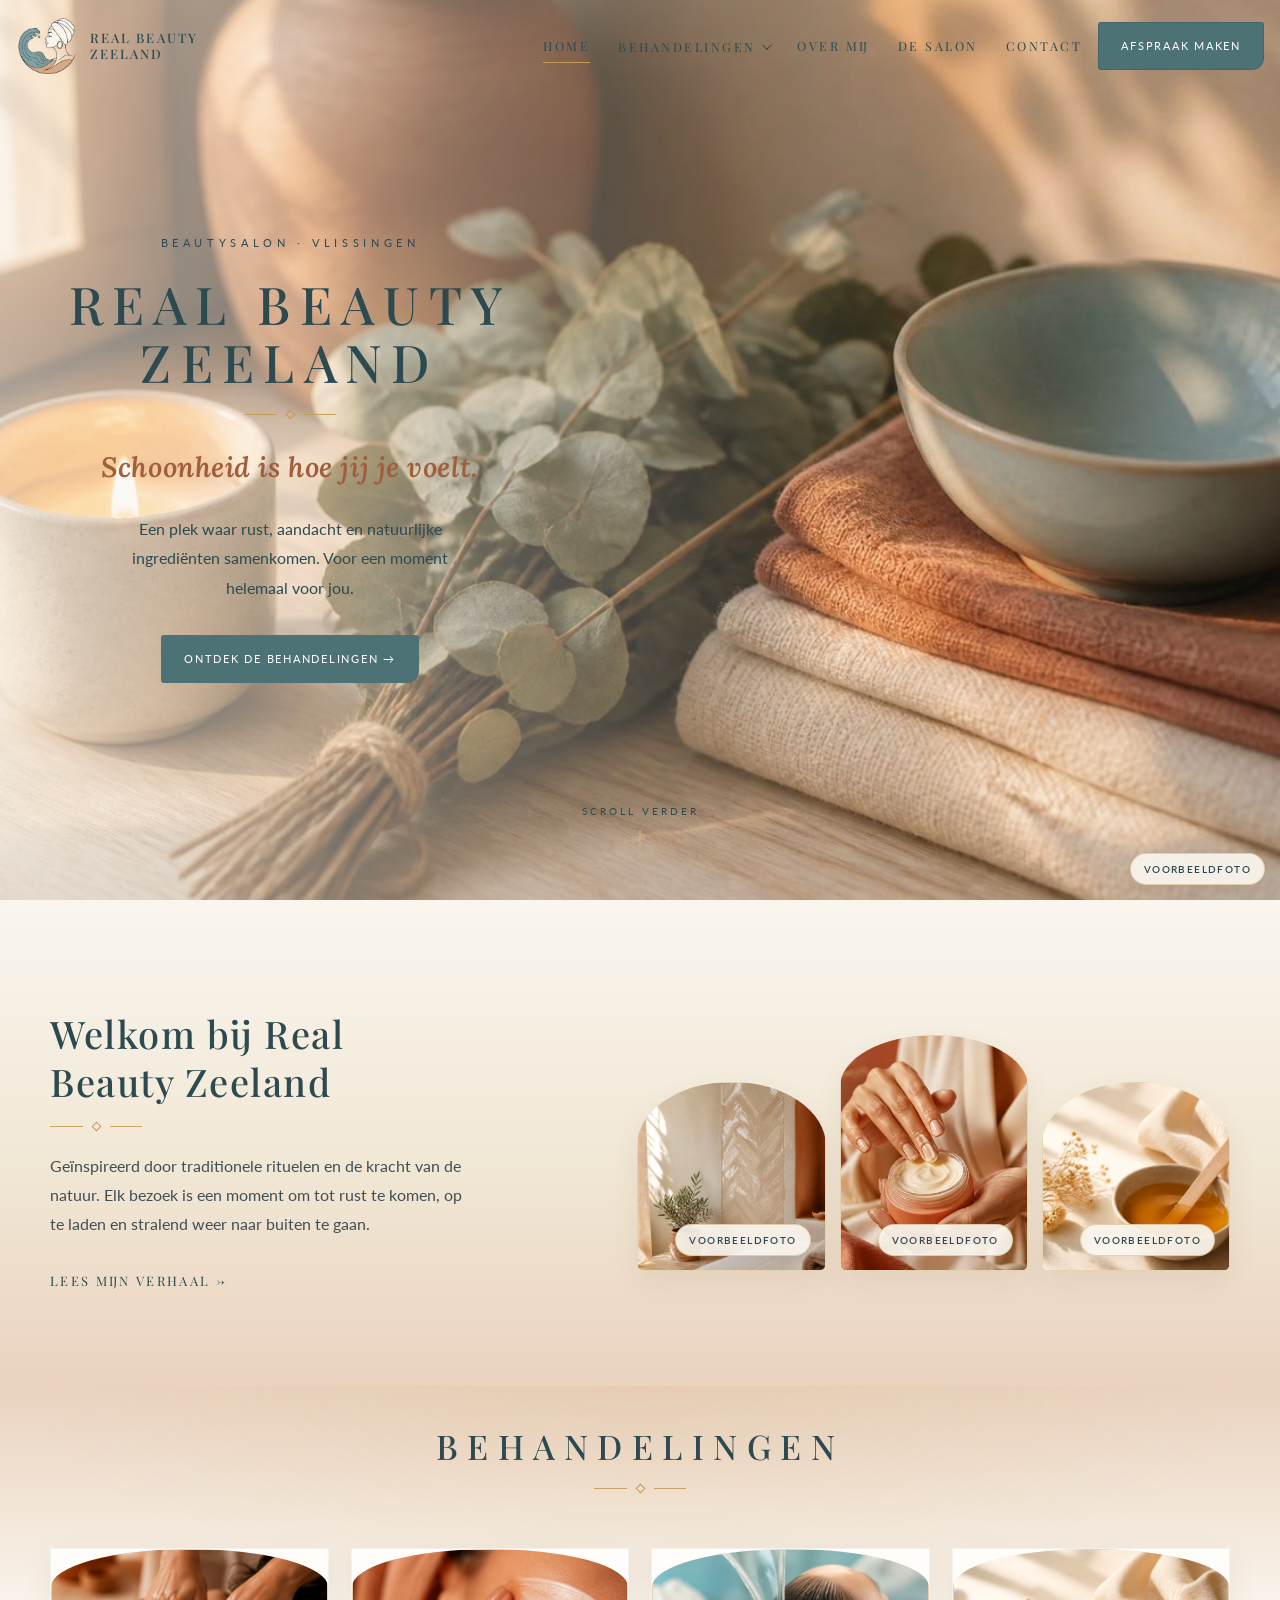
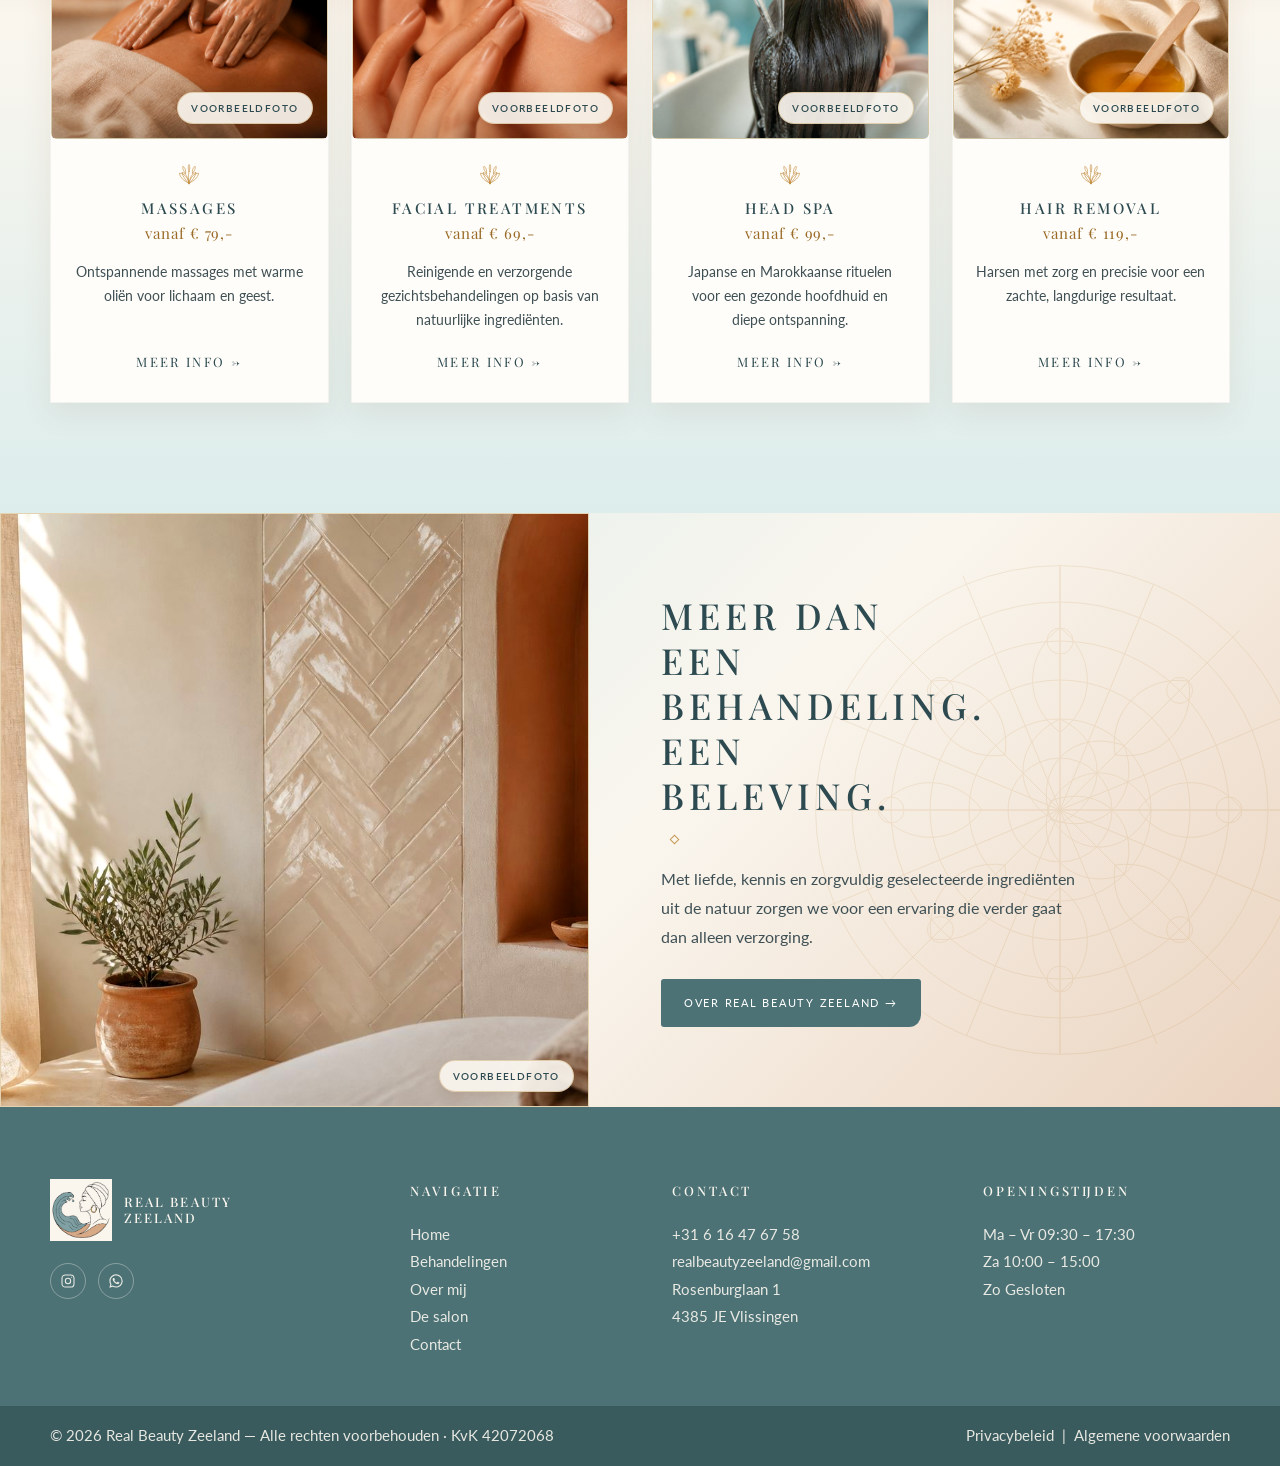
<file: index.html>
<!DOCTYPE html>
<html lang="nl">
<head>
  <meta charset="UTF-8">
    <meta name="theme-color" content="#FAF6EE">
  <meta name="robots" content="index, follow">
  <meta name="viewport" content="width=device-width, initial-scale=1, viewport-fit=cover">
  <title>Real Beauty Zeeland | Schoonheidssalon Vlissingen</title>
  <meta name="description" content="Schoonheidssalon in Vlissingen, Zeeland. Massages, gezichtsbehandelingen, head spa en harsen in een luxe, rustgevende sfeer. Schoonheid is hoe jij je voelt.">
  <meta name="keywords" content="schoonheidssalon Vlissingen, beautysalon Zeeland, massage Vlissingen, gezichtsbehandeling Zeeland, head spa, harsen Vlissingen">
  <link rel="canonical" href="https://realbeautyzeeland.nl/">
  <meta property="og:title" content="Real Beauty Zeeland | Schoonheidssalon Vlissingen">
  <meta property="og:description" content="Een plek waar rust, aandacht en natuurlijke ingrediënten samenkomen. Beautysalon in Vlissingen, Zeeland.">
  <meta property="og:type" content="website">
  <meta property="og:site_name" content="Real Beauty Zeeland">
  <meta name="twitter:card" content="summary_large_image">
  <meta property="og:locale" content="nl_NL">
  <meta property="og:image" content="https://realbeautyzeeland.nl/images/logo.png">
  <link rel="icon" href="images/logo.png?v=20260813w" type="image/png">
  <link rel="apple-touch-icon" href="images/logo.png?v=20260813w">
  <link rel="preconnect" href="https://fonts.googleapis.com">
  <link rel="preconnect" href="https://fonts.gstatic.com" crossorigin>
  <link href="https://fonts.googleapis.com/css2?family=Lora:ital,wght@0,500;0,600;1,500;1,600&family=Lato:wght@300;400&family=Playfair+Display:ital,wght@0,400;0,500;0,600;1,400&display=swap" rel="stylesheet">
  <link rel="stylesheet" href="css/style.css?v=20260816c">
  <script type="application/ld+json">
  {
    "@context": "https://schema.org",
    "@type": "BeautySalon",
    "name": "Real Beauty Zeeland",
    "description": "Luxe schoonheidssalon in Vlissingen, Zeeland. Massages, gezichtsbehandelingen, head spa en harsen.",
    "url": "https://realbeautyzeeland.nl/",
    "telephone": "+31616476758",
    "email": "realbeautyzeeland@gmail.com",
    "image": "https://realbeautyzeeland.nl/images/logo.png",
    "priceRange": "€€",
    "founder": {
      "@type": "Person",
      "name": "Yamina"
    },
    "sameAs": [
      "https://wa.me/31616476758",
      "https://www.instagram.com/realbeautyzeeland/"
    ],
    "address": {
      "@type": "PostalAddress",
      "streetAddress": "Rosenburglaan 1",
      "postalCode": "4385 JE",
      "addressLocality": "Vlissingen",
      "addressRegion": "Zeeland",
      "addressCountry": "NL"
    },
    "geo": { "@type": "GeoCoordinates", "latitude": 51.4558, "longitude": 3.585 },
    "openingHoursSpecification": [
      { "@type": "OpeningHoursSpecification", "dayOfWeek": ["Monday","Tuesday","Wednesday","Thursday","Friday"], "opens": "09:30", "closes": "17:30" },
      { "@type": "OpeningHoursSpecification", "dayOfWeek": "Saturday", "opens": "10:00", "closes": "15:00" }
    ]
  }
  </script>
</head>
<body class="page-home">
  <a class="skip-link" href="#main">Ga naar inhoud</a>

  <header class="site-header">
    <div class="header-inner">
      <a class="logo" href="index.html" aria-label="Real Beauty Zeeland home">
        <img src="images/logo.png?v=20260813w" alt="Logo Real Beauty Zeeland" width="58" height="58">
        <span class="logo-text">REAL BEAUTY<br>ZEELAND</span>
      </a>
      <nav class="nav" aria-label="Hoofdnavigatie">
        <a class="active" href="index.html">Home</a>
        <div class="nav-drop">
          <button type="button" aria-expanded="false" aria-haspopup="true">Behandelingen <i class="chevron" aria-hidden="true"></i></button>
          <div class="dropdown">
            <a href="behandelingen.html">Overzicht</a>
            <a href="behandelingen/massages.html">Massages</a>
            <a href="behandelingen/facial-treatments.html">Facial Treatments</a>
            <a href="behandelingen/head-spa.html">Head Spa</a>
            <a href="behandelingen/hair-removal.html">Hair Removal</a>
          </div>
        </div>
        <a href="over-mij.html">Over mij</a>
        <a href="de-salon.html">De salon</a>
        <a href="contact.html">Contact</a>
              <a class="btn nav-cta" href="contact.html">Afspraak maken</a>
      </nav>
      <a class="btn header-cta" href="contact.html">Afspraak maken</a>
      <button class="menu-toggle" type="button" aria-label="Menu openen" aria-expanded="false">
        <span></span><span></span><span></span>
      </button>
    </div>
  </header>

  <main id="main">
    <section class="hero">
      <div class="hero-media">
        <div class="photo-placeholder photo-placeholder--example">
          <img src="images/voorbeeld-sfeer.jpg" alt="Kaars, linnen handdoeken en natuurlijke materialen in warme Terra- en Aqua-tinten — voorbeeldfoto" loading="lazy" decoding="async">
          <span class="photo-placeholder-badge">Voorbeeldfoto</span>
        </div>
      </div>
      <div class="hero-content reveal">
        <p class="hero-kicker">Beautysalon · Vlissingen</p>
        <h1>REAL BEAUTY<br>ZEELAND</h1>
        <div class="ornament" aria-hidden="true"><span></span><i></i><span></span></div>
        <p class="hero-tagline">Schoonheid is hoe jij je voelt.</p>
        <p>Een plek waar rust, aandacht en natuurlijke ingrediënten samenkomen. Voor een moment helemaal voor jou.</p>
        <a class="btn" href="behandelingen.html">Ontdek de behandelingen →</a>
      </div>
      <div class="scroll-hint" aria-hidden="true">Scroll verder<span class="line"></span></div>
    </section>

    <section class="welcome">
      <div class="container welcome-grid">
        <div class="reveal">
          <h2>Welkom bij Real Beauty Zeeland</h2>
          <div class="ornament left" aria-hidden="true"><span></span><i></i><span></span></div>
          <p>Geïnspireerd door traditionele rituelen en de kracht van de natuur. Elk bezoek is een moment om tot rust te komen, op te laden en stralend weer naar buiten te gaan.</p>
          <a class="text-link" href="over-mij.html">Lees mijn verhaal →</a>
        </div>
        <div class="welcome-photos">
          <figure class="reveal d1">
            <div class="photo-placeholder photo-placeholder--example">
              <img src="images/voorbeeld-salon.jpg" alt="Natuurlijke materialen en Marokkaanse tegeldetail in de salon — voorbeeldfoto" loading="lazy" decoding="async">
              <span class="photo-placeholder-badge">Voorbeeldfoto</span>
            </div>
          </figure>
          <figure class="reveal d2">
            <div class="photo-placeholder photo-placeholder--example">
              <img src="images/voorbeeld-verzorging.jpg" alt="Handen die met warme zorg gezichtscrème aanbrengen — voorbeeldfoto" loading="lazy" decoding="async">
              <span class="photo-placeholder-badge">Voorbeeldfoto</span>
            </div>
          </figure>
          <figure class="reveal d3">
            <div class="photo-placeholder photo-placeholder--example">
              <img src="images/voorbeeld-ontharing.jpg" alt="Warme wax, houten spatel en linnen doek — voorbeeldfoto" loading="lazy" decoding="async">
              <span class="photo-placeholder-badge">Voorbeeldfoto</span>
            </div>
          </figure>
        </div>
      </div>
    </section>

    <section class="treatments" id="behandelingen">
      <div class="container">
        <div class="section-head reveal">
          <h2>BEHANDELINGEN</h2>
          <div class="ornament" aria-hidden="true"><span></span><i></i><span></span></div>
        </div>
        <div class="cards">
          <article class="card reveal">
            <div class="card-media">
              <div class="photo-placeholder photo-placeholder--example">
                <img src="images/voorbeeld-massage.jpg" alt="Handen die een ontspannende massage geven met warme olie — voorbeeldfoto" loading="lazy" decoding="async">
                <span class="photo-placeholder-badge">Voorbeeldfoto</span>
              </div>
            </div>
            <div class="card-body">
              <img class="card-icon" src="images/lotus.svg" alt="" width="28" height="28">
              <h3>MASSAGES</h3>
              <p class="card-price">vanaf € 79,-</p>
              <p>Ontspannende massages met warme oliën voor lichaam en geest.</p>
              <a class="text-link" href="behandelingen/massages.html">Meer info →</a>
            </div>
          </article>
          <article class="card reveal d1">
            <div class="card-media">
              <div class="photo-placeholder photo-placeholder--example">
                <img src="images/voorbeeld-facial.jpg" alt="Close-up van een gezichtsbehandeling met crème — voorbeeldfoto" loading="lazy" decoding="async">
                <span class="photo-placeholder-badge">Voorbeeldfoto</span>
              </div>
            </div>
            <div class="card-body">
              <img class="card-icon" src="images/lotus.svg" alt="" width="28" height="28">
              <h3>FACIAL TREATMENTS</h3>
              <p class="card-price">vanaf € 69,-</p>
              <p>Reinigende en verzorgende gezichtsbehandelingen op basis van natuurlijke ingrediënten.</p>
              <a class="text-link" href="behandelingen/facial-treatments.html">Meer info →</a>
            </div>
          </article>
          <article class="card reveal d2">
            <div class="card-media">
              <div class="photo-placeholder photo-placeholder--example">
                <img src="images/voorbeeld-hoofdhuid.jpg" alt="Warm water dat over het haar stroomt tijdens een head spa — voorbeeldfoto" loading="lazy" decoding="async">
                <span class="photo-placeholder-badge">Voorbeeldfoto</span>
              </div>
            </div>
            <div class="card-body">
              <img class="card-icon" src="images/lotus.svg" alt="" width="28" height="28">
              <h3>HEAD SPA</h3>
              <p class="card-price">vanaf € 99,-</p>
              <p>Japanse en Marokkaanse rituelen voor een gezonde hoofdhuid en diepe ontspanning.</p>
              <a class="text-link" href="behandelingen/head-spa.html">Meer info →</a>
            </div>
          </article>
          <article class="card reveal d3">
            <div class="card-media">
              <div class="photo-placeholder photo-placeholder--example">
                <img src="images/voorbeeld-ontharing.jpg" alt="Warme wax, houten spatel en linnen doek — voorbeeldfoto" loading="lazy" decoding="async">
                <span class="photo-placeholder-badge">Voorbeeldfoto</span>
              </div>
            </div>
            <div class="card-body">
              <img class="card-icon" src="images/lotus.svg" alt="" width="28" height="28">
              <h3>HAIR REMOVAL</h3>
              <p class="card-price">vanaf € 119,-</p>
              <p>Harsen met zorg en precisie voor een zachte, langdurige resultaat.</p>
              <a class="text-link" href="behandelingen/hair-removal.html">Meer info →</a>
            </div>
          </article>
        </div>
      </div>
    </section>

    <section class="experience">
      <div class="experience-grid">
        <div class="experience-photo reveal">
          <div class="photo-placeholder photo-placeholder--example">
            <img src="images/voorbeeld-salon.jpg" alt="Sfeervol detail van de salon met natuurlijke materialen — voorbeeldfoto" loading="lazy" decoding="async">
            <span class="photo-placeholder-badge">Voorbeeldfoto</span>
          </div>
        </div>
        <div class="experience-copy reveal d2">
          <h2>MEER DAN EEN BEHANDELING. EEN BELEVING.</h2>
          <div class="ornament left" aria-hidden="true"><span></span><i></i><span></span></div>
          <p>Met liefde, kennis en zorgvuldig geselecteerde ingrediënten uit de natuur zorgen we voor een ervaring die verder gaat dan alleen verzorging.</p>
          <a class="btn" href="over-mij.html">Over Real Beauty Zeeland →</a>
        </div>
      </div>
    </section>
  </main>

  <footer class="site-footer">
    <div class="container footer-grid">
      <div class="footer-brand">
        <a class="logo" href="index.html">
          <img src="images/logo.png?v=20260813w" alt="Logo Real Beauty Zeeland" width="58" height="58">
          <span class="logo-text">REAL BEAUTY<br>ZEELAND</span>
        </a>
        <div class="socials">
          <a href="https://www.instagram.com/realbeautyzeeland/" target="_blank" rel="noopener noreferrer" aria-label="Instagram">
            <svg viewBox="0 0 24 24" fill="none" stroke="currentColor" stroke-width="1.6"><rect x="3" y="3" width="18" height="18" rx="5"/><circle cx="12" cy="12" r="4"/><circle cx="17.5" cy="6.5" r="0.8" fill="currentColor" stroke="none"/></svg>
          </a>
          <a href="https://wa.me/31616476758" target="_blank" rel="noopener noreferrer" aria-label="WhatsApp">
            <svg viewBox="0 0 24 24" fill="currentColor"><path d="M19.05 4.91A9.82 9.82 0 0 0 12.04 2C6.55 2 2.08 6.46 2.08 11.96c0 1.76.46 3.48 1.34 5L2 22l5.17-1.36a9.9 9.9 0 0 0 4.87 1.24h.01c5.49 0 9.96-4.46 9.96-9.96a9.84 9.84 0 0 0-2.96-7.01zm-7.01 15.27h-.01a8.23 8.23 0 0 1-4.19-1.15l-.3-.18-3.07.8.82-2.99-.2-.31a8.2 8.2 0 0 1-1.26-4.38c0-4.54 3.7-8.24 8.25-8.24 2.2 0 4.27.86 5.82 2.42a8.18 8.18 0 0 1 2.41 5.83c0 4.55-3.7 8.24-8.24 8.24zm4.52-6.16c-.25-.12-1.47-.72-1.7-.81-.23-.08-.39-.12-.56.12-.17.25-.64.8-.79.97-.14.17-.29.19-.54.06-.25-.12-1.05-.39-2-1.23-.74-.66-1.23-1.47-1.38-1.72-.14-.25-.02-.38.11-.51.11-.11.25-.29.37-.43.12-.14.17-.25.25-.41.08-.17.04-.31-.02-.43-.06-.12-.56-1.34-.76-1.84-.2-.48-.4-.42-.56-.42h-.48c-.17 0-.43.06-.66.31-.22.25-.87.85-.87 2.07 0 1.22.89 2.4 1.01 2.56.12.17 1.75 2.67 4.23 3.74.59.26 1.05.41 1.41.52.59.19 1.13.16 1.56.1.48-.07 1.47-.6 1.67-1.18.21-.58.21-1.07.14-1.18-.06-.1-.22-.16-.47-.28z"/></svg>
          </a>
        </div>
      </div>
      <div>
        <h4>Navigatie</h4>
        <ul>
          <li><a href="index.html">Home</a></li>
          <li><a href="behandelingen.html">Behandelingen</a></li>
          <li><a href="over-mij.html">Over mij</a></li>
          <li><a href="de-salon.html">De salon</a></li>
          <li><a href="contact.html">Contact</a></li>
        </ul>
      </div>
      <div class="footer-contact">
        <h4>Contact</h4>
        <p><a href="tel:+31616476758">+31 6 16 47 67 58</a></p>
        <p><a href="mailto:realbeautyzeeland@gmail.com">realbeautyzeeland@gmail.com</a></p>
        <p>Rosenburglaan 1<br>4385 JE Vlissingen</p>
      </div>
      <div>
        <h4>Openingstijden</h4>
        <p>Ma – Vr 09:30 – 17:30</p>
        <p>Za 10:00 – 15:00</p>
        <p>Zo Gesloten</p>
      </div>
    </div>
    <div class="footer-bottom">
      <div class="container">
        <p>© 2026 Real Beauty Zeeland — Alle rechten voorbehouden · KvK 42072068</p>
        <p><a href="privacybeleid.html">Privacybeleid</a> &nbsp;|&nbsp; <a href="algemene-voorwaarden.html">Algemene voorwaarden</a></p>
      </div>
    </div>
  </footer>
    <a class="wa-float" href="https://wa.me/31616476758" target="_blank" rel="noopener noreferrer" aria-label="WhatsApp">
    <svg viewBox="0 0 24 24" fill="currentColor" aria-hidden="true"><path d="M19.05 4.91A9.82 9.82 0 0 0 12.04 2C6.55 2 2.08 6.46 2.08 11.96c0 1.76.46 3.48 1.34 5L2 22l5.17-1.36a9.9 9.9 0 0 0 4.87 1.24h.01c5.49 0 9.96-4.46 9.96-9.96a9.84 9.84 0 0 0-2.96-7.01zm-7.01 15.27h-.01a8.23 8.23 0 0 1-4.19-1.15l-.3-.18-3.07.8.82-2.99-.2-.31a8.2 8.2 0 0 1-1.26-4.38c0-4.54 3.7-8.24 8.25-8.24 2.2 0 4.27.86 5.82 2.42a8.18 8.18 0 0 1 2.41 5.83c0 4.55-3.7 8.24-8.24 8.24zm4.52-6.16c-.25-.12-1.47-.72-1.7-.81-.23-.08-.39-.12-.56.12-.17.25-.64.8-.79.97-.14.17-.29.19-.54.06-.25-.12-1.05-.39-2-1.23-.74-.66-1.23-1.47-1.38-1.72-.14-.25-.02-.38.11-.51.11-.11.25-.29.37-.43.12-.14.17-.25.25-.41.08-.17.04-.31-.02-.43-.06-.12-.56-1.34-.76-1.84-.2-.48-.4-.42-.56-.42h-.48c-.17 0-.43.06-.66.31-.22.25-.87.85-.87 2.07 0 1.22.89 2.4 1.01 2.56.12.17 1.75 2.67 4.23 3.74.59.26 1.05.41 1.41.52.59.19 1.13.16 1.56.1.48-.07 1.47-.6 1.67-1.18.21-.58.21-1.07.14-1.18-.06-.1-.22-.16-.47-.28z"/></svg>
  </a>
  <a class="mobile-book" href="contact.html">Afspraak maken</a>
  <script src="js/main.js?v=20260813s"></script>
</body>
</html>
</file>
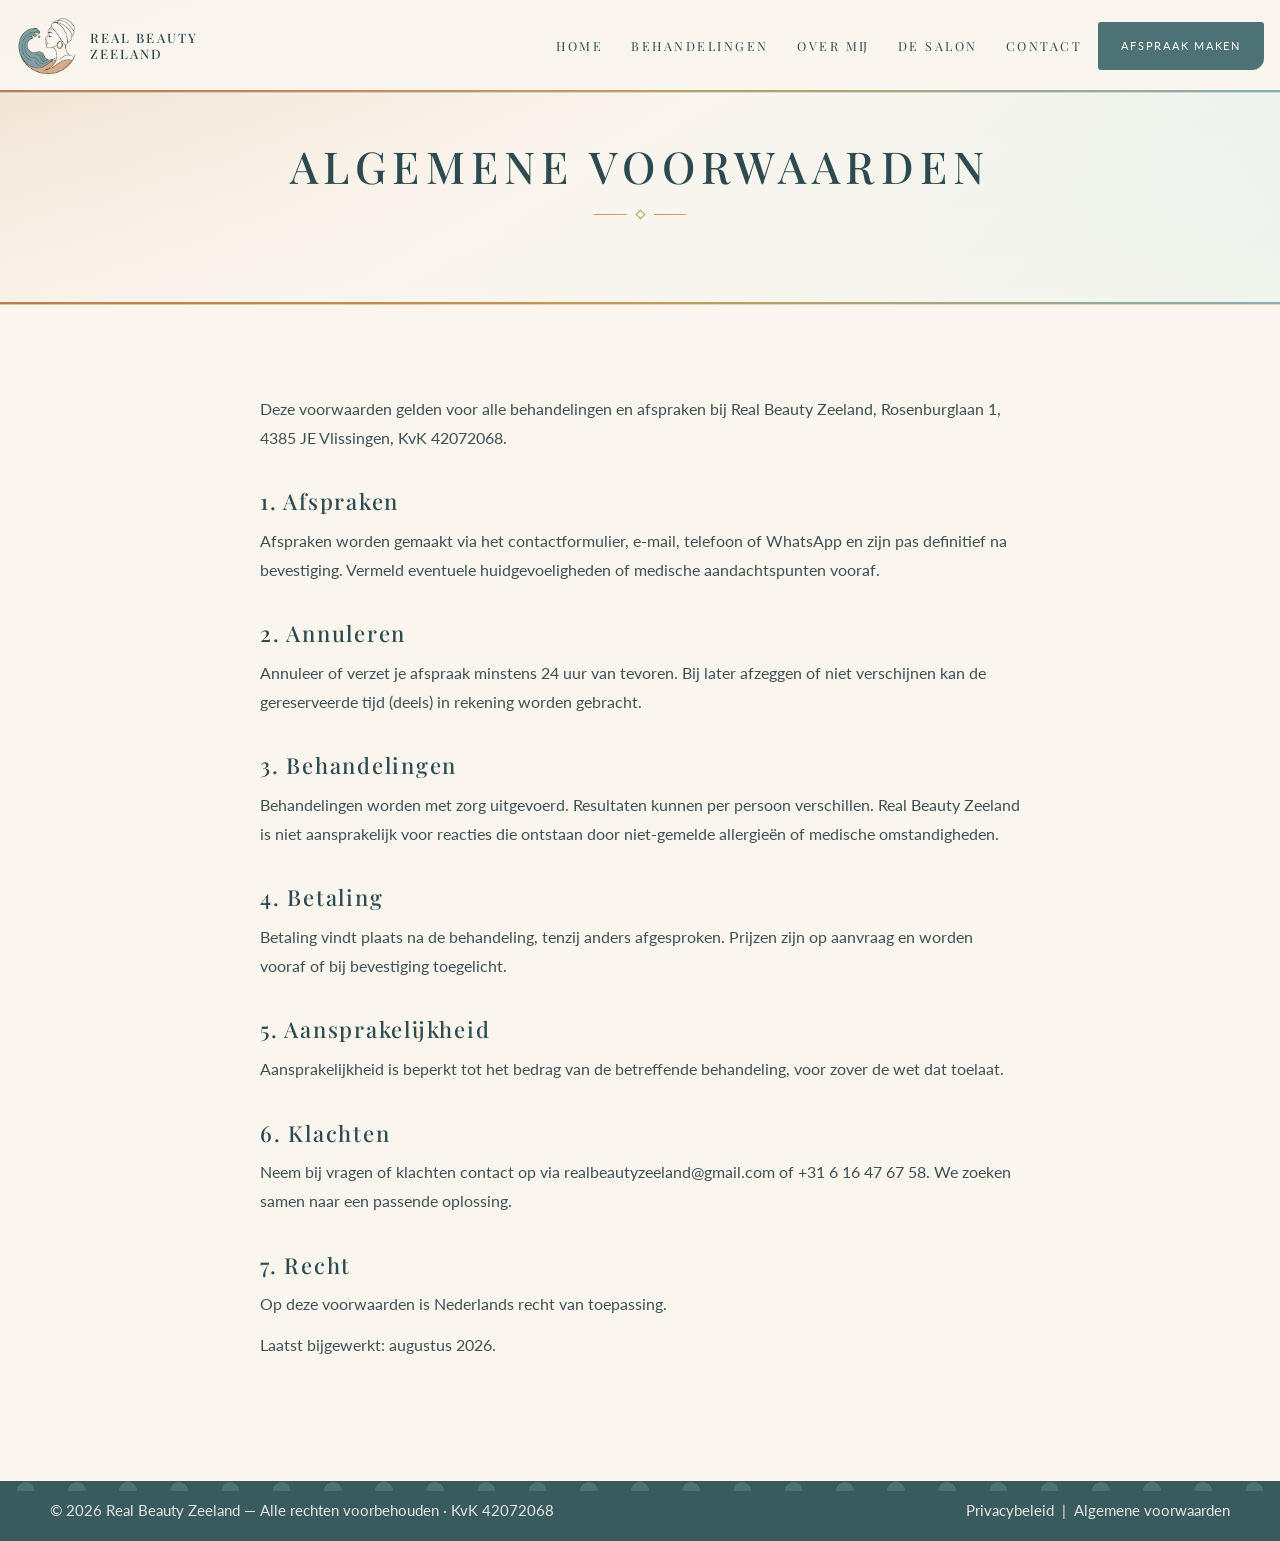
<file: algemene-voorwaarden.html>
<!DOCTYPE html>
<html lang="nl">
<head>
  <meta charset="UTF-8">
    <meta name="theme-color" content="#FAF6EE">
  <meta name="robots" content="index, follow">
  <meta name="viewport" content="width=device-width, initial-scale=1, viewport-fit=cover">
  <title>Algemene voorwaarden | Real Beauty Zeeland</title>
  <meta name="description" content="Algemene voorwaarden van Real Beauty Zeeland, schoonheidssalon in Vlissingen, KvK 42072068.">
  <link rel="canonical" href="https://realbeautyzeeland.nl/algemene-voorwaarden.html">
  <link rel="icon" href="images/logo.png?v=20260813w" type="image/png">
  <link rel="apple-touch-icon" href="images/logo.png?v=20260813w">
  <link rel="preconnect" href="https://fonts.googleapis.com">
  <link rel="preconnect" href="https://fonts.gstatic.com" crossorigin>
  <link href="https://fonts.googleapis.com/css2?family=Lora:ital,wght@0,500;1,500&family=Lato:wght@300;400&family=Playfair+Display:wght@500&display=swap" rel="stylesheet">
  <link rel="stylesheet" href="css/style.css?v=20260816c">
</head>
<body>
  <header class="site-header solid">
    <div class="header-inner">
      <a class="logo" href="index.html"><img src="images/logo.png?v=20260813w" alt="Logo Real Beauty Zeeland" width="58" height="58"><span class="logo-text">REAL BEAUTY<br>ZEELAND</span></a>
      <nav class="nav" aria-label="Hoofdnavigatie">
        <a href="index.html">Home</a>
        <a href="behandelingen.html">Behandelingen</a>
        <a href="over-mij.html">Over mij</a>
        <a href="de-salon.html">De salon</a>
        <a href="contact.html">Contact</a>
              <a class="btn nav-cta" href="contact.html">Afspraak maken</a>
      </nav>
      <a class="btn header-cta" href="contact.html">Afspraak maken</a>
      <button class="menu-toggle" type="button" aria-label="Menu openen" aria-expanded="false"><span></span><span></span><span></span></button>
    </div>
  </header>
  <main>
    <section class="page-hero" style="min-height:32vh">
      <div class="container"><h1>ALGEMENE VOORWAARDEN</h1><div class="ornament" aria-hidden="true"><span></span><i></i><span></span></div></div>
    </section>
    <article class="container legal">
      <p>Deze voorwaarden gelden voor alle behandelingen en afspraken bij Real Beauty Zeeland, Rosenburglaan 1, 4385 JE Vlissingen, KvK 42072068.</p>
      <h2>1. Afspraken</h2>
      <p>Afspraken worden gemaakt via het contactformulier, e-mail, telefoon of WhatsApp en zijn pas definitief na bevestiging. Vermeld eventuele huidgevoeligheden of medische aandachtspunten vooraf.</p>
      <h2>2. Annuleren</h2>
      <p>Annuleer of verzet je afspraak minstens 24 uur van tevoren. Bij later afzeggen of niet verschijnen kan de gereserveerde tijd (deels) in rekening worden gebracht.</p>
      <h2>3. Behandelingen</h2>
      <p>Behandelingen worden met zorg uitgevoerd. Resultaten kunnen per persoon verschillen. Real Beauty Zeeland is niet aansprakelijk voor reacties die ontstaan door niet-gemelde allergieën of medische omstandigheden.</p>
      <h2>4. Betaling</h2>
      <p>Betaling vindt plaats na de behandeling, tenzij anders afgesproken. Prijzen zijn op aanvraag en worden vooraf of bij bevestiging toegelicht.</p>
      <h2>5. Aansprakelijkheid</h2>
      <p>Aansprakelijkheid is beperkt tot het bedrag van de betreffende behandeling, voor zover de wet dat toelaat.</p>
      <h2>6. Klachten</h2>
      <p>Neem bij vragen of klachten contact op via realbeautyzeeland@gmail.com of +31 6 16 47 67 58. We zoeken samen naar een passende oplossing.</p>
      <h2>7. Recht</h2>
      <p>Op deze voorwaarden is Nederlands recht van toepassing.</p>
      <p>Laatst bijgewerkt: augustus 2026.</p>
    </article>
  </main>
  <footer class="site-footer">
    <div class="footer-bottom"><div class="container"><p>© 2026 Real Beauty Zeeland — Alle rechten voorbehouden · KvK 42072068</p><p><a href="privacybeleid.html">Privacybeleid</a> &nbsp;|&nbsp; <a href="algemene-voorwaarden.html">Algemene voorwaarden</a></p></div></div>
  </footer>
    <a class="wa-float" href="https://wa.me/31616476758" target="_blank" rel="noopener noreferrer" aria-label="WhatsApp">
    <svg viewBox="0 0 24 24" fill="currentColor" aria-hidden="true"><path d="M19.05 4.91A9.82 9.82 0 0 0 12.04 2C6.55 2 2.08 6.46 2.08 11.96c0 1.76.46 3.48 1.34 5L2 22l5.17-1.36a9.9 9.9 0 0 0 4.87 1.24h.01c5.49 0 9.96-4.46 9.96-9.96a9.84 9.84 0 0 0-2.96-7.01zm-7.01 15.27h-.01a8.23 8.23 0 0 1-4.19-1.15l-.3-.18-3.07.8.82-2.99-.2-.31a8.2 8.2 0 0 1-1.26-4.38c0-4.54 3.7-8.24 8.25-8.24 2.2 0 4.27.86 5.82 2.42a8.18 8.18 0 0 1 2.41 5.83c0 4.55-3.7 8.24-8.24 8.24zm4.52-6.16c-.25-.12-1.47-.72-1.7-.81-.23-.08-.39-.12-.56.12-.17.25-.64.8-.79.97-.14.17-.29.19-.54.06-.25-.12-1.05-.39-2-1.23-.74-.66-1.23-1.47-1.38-1.72-.14-.25-.02-.38.11-.51.11-.11.25-.29.37-.43.12-.14.17-.25.25-.41.08-.17.04-.31-.02-.43-.06-.12-.56-1.34-.76-1.84-.2-.48-.4-.42-.56-.42h-.48c-.17 0-.43.06-.66.31-.22.25-.87.85-.87 2.07 0 1.22.89 2.4 1.01 2.56.12.17 1.75 2.67 4.23 3.74.59.26 1.05.41 1.41.52.59.19 1.13.16 1.56.1.48-.07 1.47-.6 1.67-1.18.21-.58.21-1.07.14-1.18-.06-.1-.22-.16-.47-.28z"/></svg>
  </a>
  <a class="mobile-book" href="contact.html">Afspraak maken</a>
  <script src="js/main.js?v=20260813s"></script>
</body>
</html>
</file>
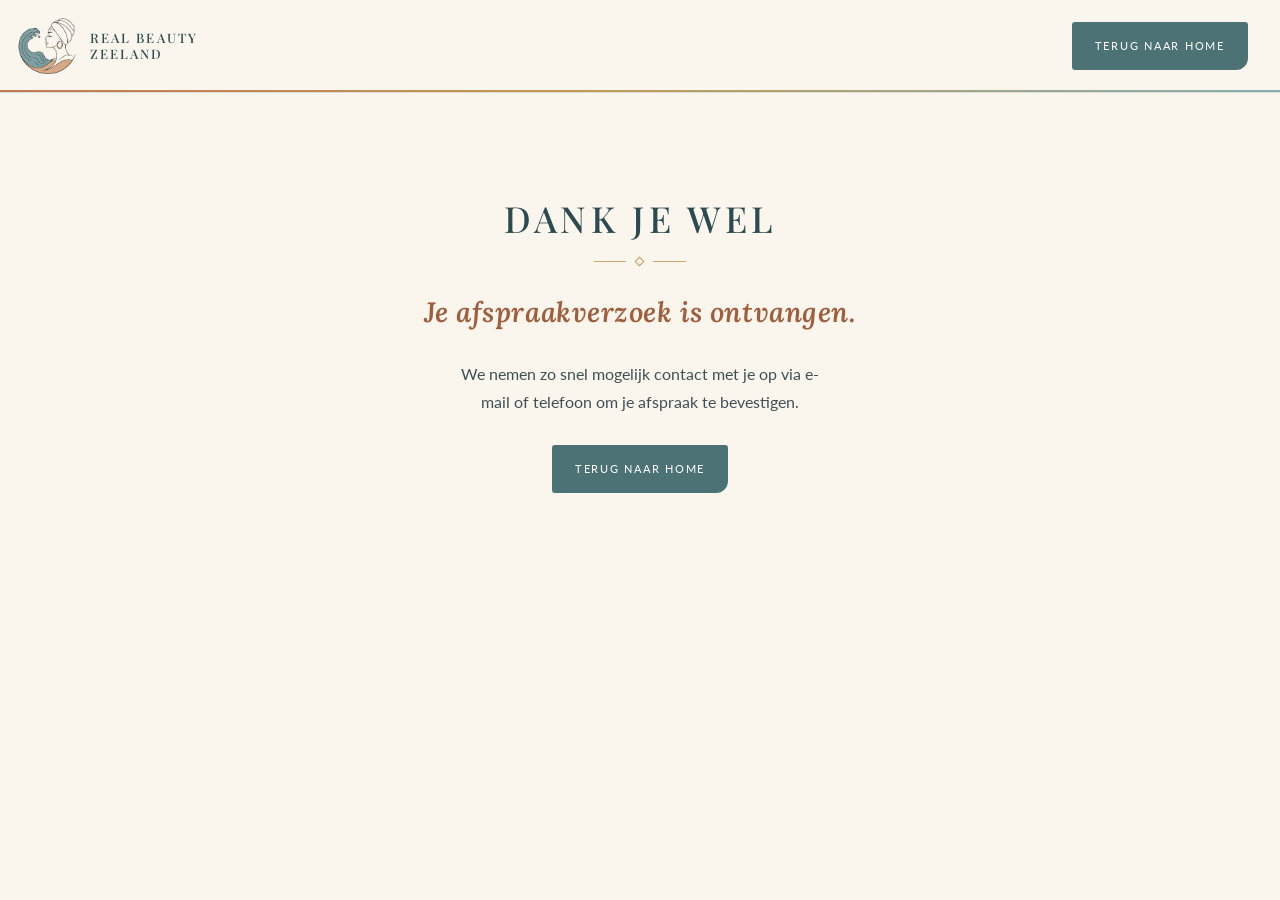
<file: bedankt.html>
<!DOCTYPE html>
<html lang="nl">
<head>
  <meta charset="UTF-8">
    <meta name="theme-color" content="#FAF6EE">
  <meta name="viewport" content="width=device-width, initial-scale=1, viewport-fit=cover">
  <title>Bedankt | Real Beauty Zeeland</title>
  <meta name="description" content="Bedankt voor je afspraakaanvraag bij Real Beauty Zeeland in Vlissingen. We nemen zo snel mogelijk contact met je op.">
  <meta name="robots" content="noindex">
  <link rel="icon" href="images/logo.png?v=20260813w" type="image/png">
  <link rel="apple-touch-icon" href="images/logo.png?v=20260813w">
  <link rel="preconnect" href="https://fonts.googleapis.com">
  <link rel="preconnect" href="https://fonts.gstatic.com" crossorigin>
  <link href="https://fonts.googleapis.com/css2?family=Lora:ital,wght@0,500;1,500&family=Lato:wght@300;400&family=Playfair+Display:wght@500&display=swap" rel="stylesheet">
  <link rel="stylesheet" href="css/style.css?v=20260816c">
</head>
<body>
  <header class="site-header solid">
    <div class="header-inner">
      <a class="logo" href="index.html"><img src="images/logo.png?v=20260813w" alt="Logo Real Beauty Zeeland" width="58" height="58"><span class="logo-text">REAL BEAUTY<br>ZEELAND</span></a>
      <a class="btn header-cta" href="index.html">Terug naar home</a>
    </div>
  </header>
  <main class="thanks">
    <div>
      <h1>DANK JE WEL</h1>
      <div class="ornament" aria-hidden="true" style="margin-inline:auto"><span></span><i></i><span></span></div>
      <p class="hero-tagline">Je afspraakverzoek is ontvangen.</p>
      <p style="max-width:42ch;margin:0 auto 28px">We nemen zo snel mogelijk contact met je op via e-mail of telefoon om je afspraak te bevestigen.</p>
      <a class="btn" href="index.html">Terug naar home</a>
    </div>
  </main>
</body>
</html>
</file>
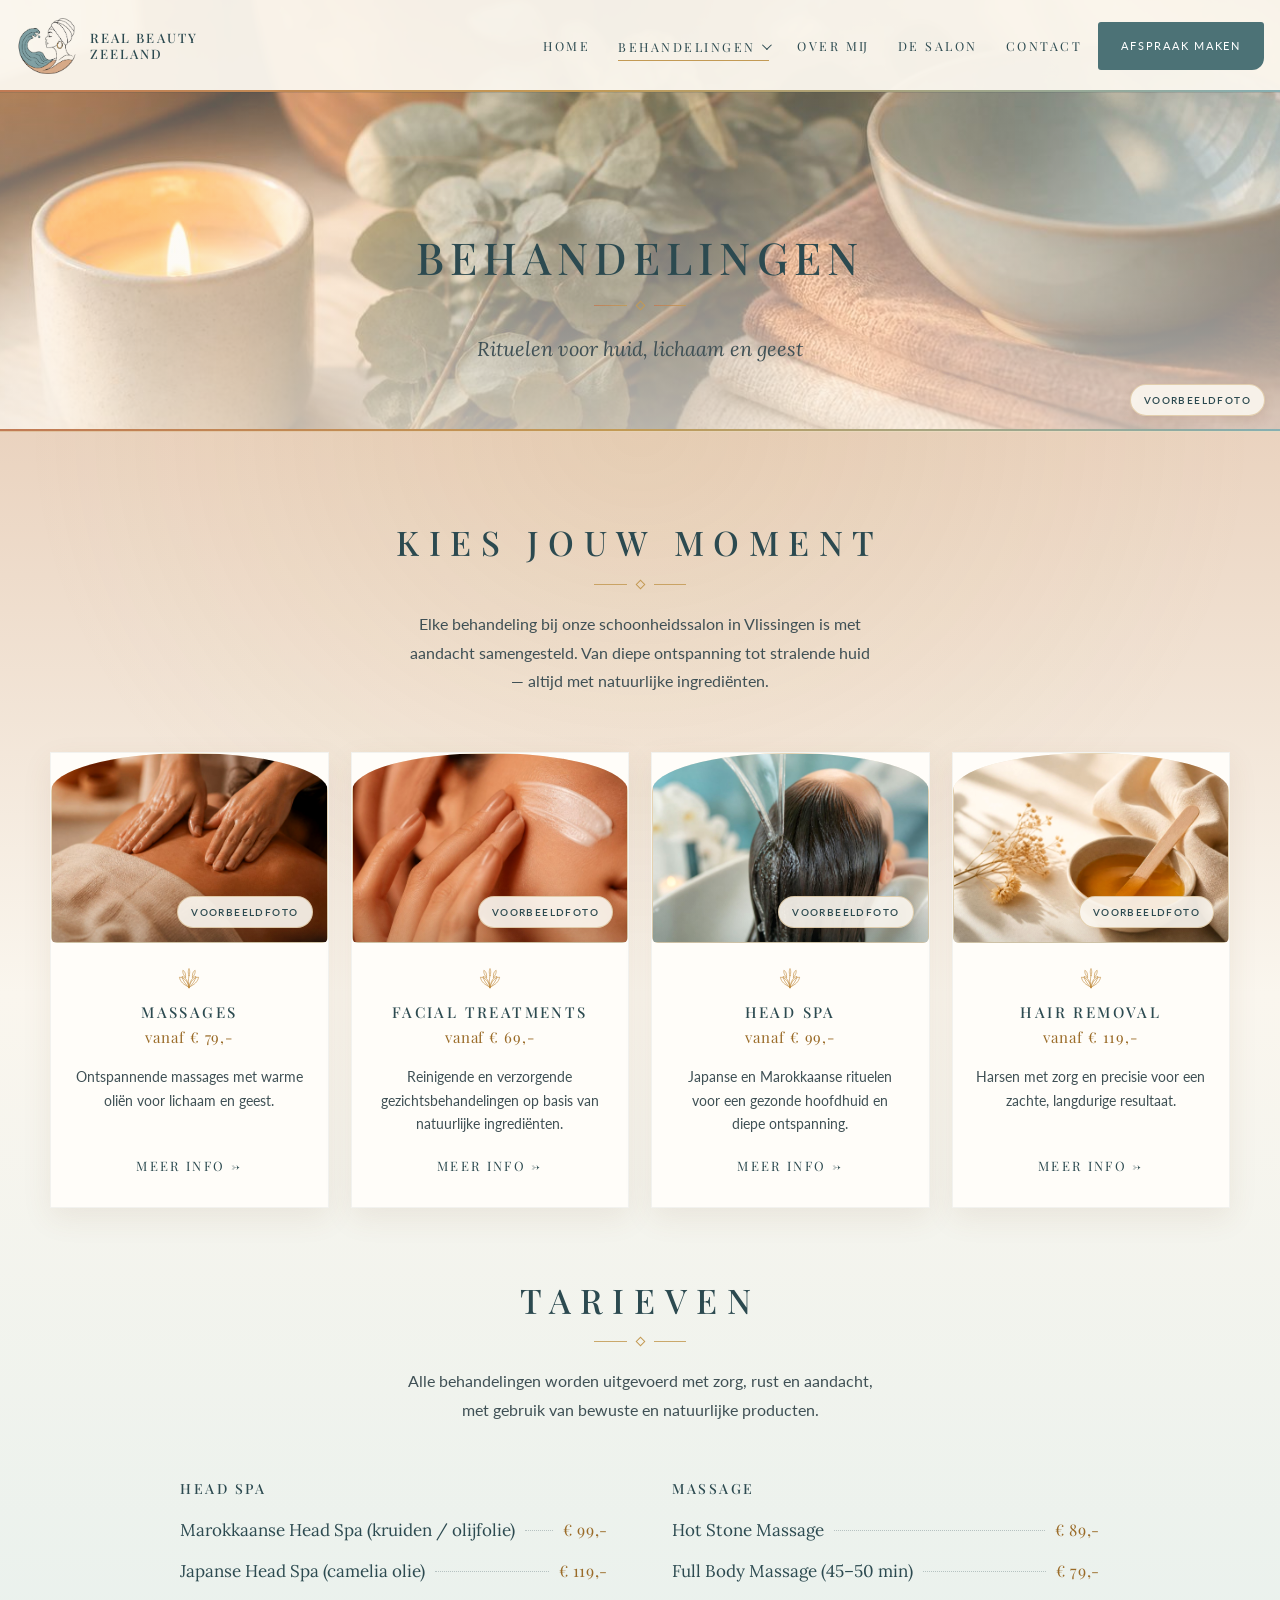
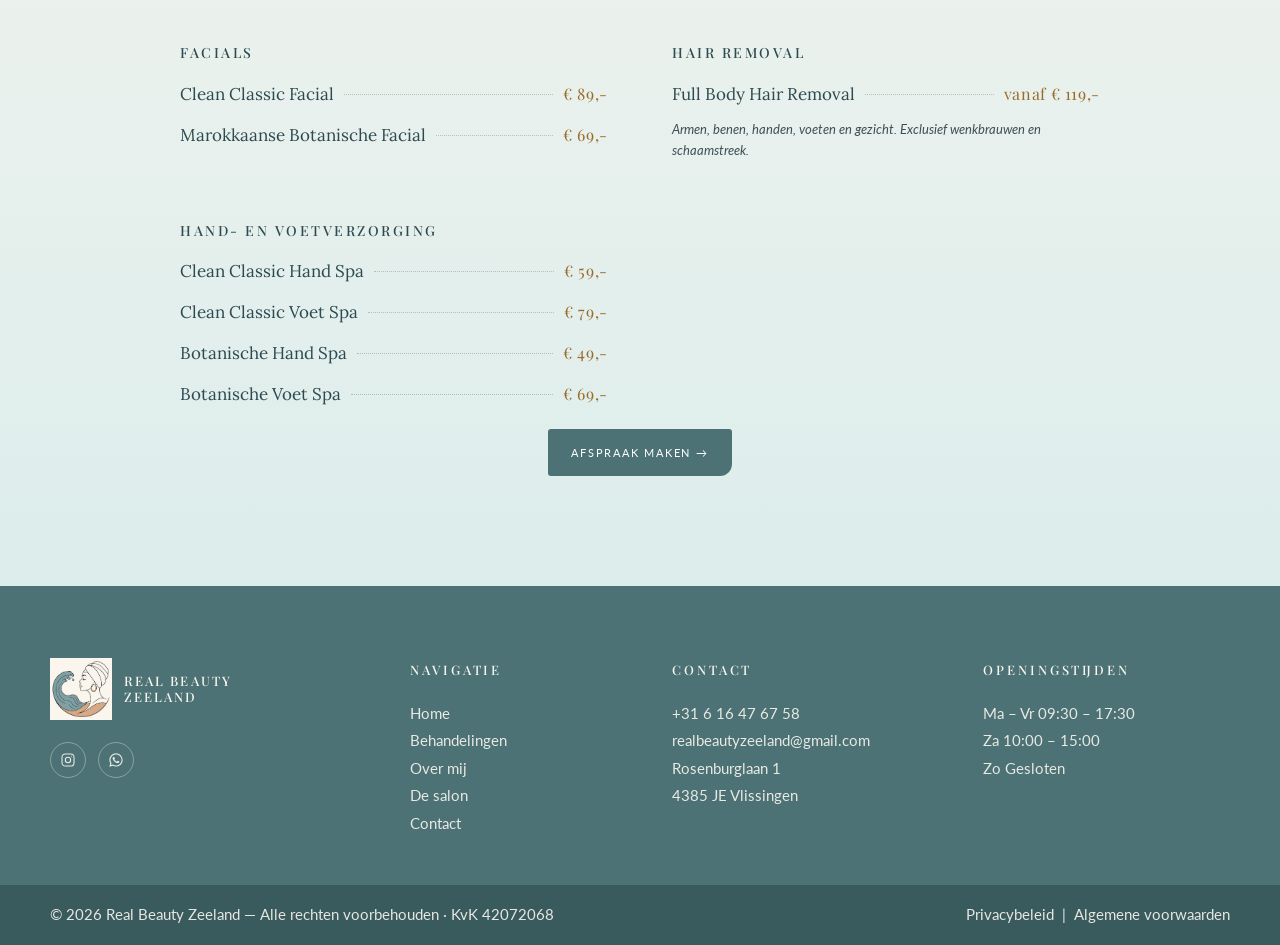
<file: behandelingen.html>
<!DOCTYPE html>
<html lang="nl">
<head>
  <meta charset="UTF-8">
    <meta name="theme-color" content="#FAF6EE">
  <meta name="robots" content="index, follow">
  <meta name="viewport" content="width=device-width, initial-scale=1, viewport-fit=cover">
  <title>Behandelingen | Schoonheidssalon Vlissingen | Real Beauty Zeeland</title>
  <meta name="description" content="Ontdek massages, gezichtsbehandelingen, head spa en harsen bij Real Beauty Zeeland in Vlissingen. Natuurlijke rituelen in een luxe beautysalon in Zeeland.">
  <link rel="canonical" href="https://realbeautyzeeland.nl/behandelingen.html">
  <meta property="og:title" content="Behandelingen | Real Beauty Zeeland">
  <meta property="og:description" content="Massages, facial treatments, head spa en hair removal in Vlissingen, Zeeland.">
  <meta property="og:type" content="website">
  <meta property="og:image" content="https://realbeautyzeeland.nl/images/logo.png">
  <meta property="og:site_name" content="Real Beauty Zeeland">
  <meta name="twitter:card" content="summary_large_image">
  <link rel="icon" href="images/logo.png?v=20260813w" type="image/png">
  <link rel="apple-touch-icon" href="images/logo.png?v=20260813w">
  <link rel="preconnect" href="https://fonts.googleapis.com">
  <link rel="preconnect" href="https://fonts.gstatic.com" crossorigin>
  <link href="https://fonts.googleapis.com/css2?family=Lora:ital,wght@0,500;0,600;1,500;1,600&family=Lato:wght@300;400&family=Playfair+Display:ital,wght@0,400;0,500;0,600;1,400&display=swap" rel="stylesheet">
  <link rel="stylesheet" href="css/style.css?v=20260816c">
</head>
<body>
  <a class="skip-link" href="#main">Ga naar inhoud</a>
  <header class="site-header solid">
    <div class="header-inner">
      <a class="logo" href="index.html" aria-label="Real Beauty Zeeland home">
        <img src="images/logo.png?v=20260813w" alt="Logo Real Beauty Zeeland" width="58" height="58">
        <span class="logo-text">REAL BEAUTY<br>ZEELAND</span>
      </a>
      <nav class="nav" aria-label="Hoofdnavigatie">
        <a href="index.html">Home</a>
        <div class="nav-drop">
          <button type="button" class="active" aria-expanded="false" aria-haspopup="true">Behandelingen <i class="chevron" aria-hidden="true"></i></button>
          <div class="dropdown">
            <a href="behandelingen.html">Overzicht</a>
            <a href="behandelingen/massages.html">Massages</a>
            <a href="behandelingen/facial-treatments.html">Facial Treatments</a>
            <a href="behandelingen/head-spa.html">Head Spa</a>
            <a href="behandelingen/hair-removal.html">Hair Removal</a>
          </div>
        </div>
        <a href="over-mij.html">Over mij</a>
        <a href="de-salon.html">De salon</a>
        <a href="contact.html">Contact</a>
              <a class="btn nav-cta" href="contact.html">Afspraak maken</a>
      </nav>
      <a class="btn header-cta" href="contact.html">Afspraak maken</a>
      <button class="menu-toggle" type="button" aria-label="Menu openen" aria-expanded="false"><span></span><span></span><span></span></button>
    </div>
  </header>

  <main id="main">
    <section class="page-hero">
      <div class="photo-placeholder photo-placeholder--example">
        <img src="images/voorbeeld-sfeer.jpg" alt="Kaars, linnen handdoeken en natuurlijke materialen — voorbeeldfoto" loading="lazy" decoding="async">
        <span class="photo-placeholder-badge">Voorbeeldfoto</span>
      </div>
      <div class="container">
        <h1>BEHANDELINGEN</h1>
        <div class="ornament" aria-hidden="true"><span></span><i></i><span></span></div>
        <p>Rituelen voor huid, lichaam en geest</p>
      </div>
    </section>

    <section class="treatments" style="padding-top:90px">
      <div class="container">
        <div class="section-head reveal">
          <h2>KIES JOUW MOMENT</h2>
          <div class="ornament" aria-hidden="true"><span></span><i></i><span></span></div>
          <p style="max-width:52ch;margin:0 auto">Elke behandeling bij onze schoonheidssalon in Vlissingen is met aandacht samengesteld. Van diepe ontspanning tot stralende huid — altijd met natuurlijke ingrediënten.</p>
        </div>
        <div class="cards">
          <article class="card reveal">
            <div class="card-media">
              <div class="photo-placeholder photo-placeholder--example">
                <img src="images/voorbeeld-massage.jpg" alt="Handen die een ontspannende massage geven met warme olie — voorbeeldfoto" loading="lazy" decoding="async">
                <span class="photo-placeholder-badge">Voorbeeldfoto</span>
              </div>
            </div>
            <div class="card-body">
              <img class="card-icon" src="images/lotus.svg" alt="" width="28" height="28">
              <h3>MASSAGES</h3>
              <p class="card-price">vanaf € 79,-</p>
              <p>Ontspannende massages met warme oliën voor lichaam en geest.</p>
              <a class="text-link" href="behandelingen/massages.html">Meer info →</a>
            </div>
          </article>
          <article class="card reveal d1">
            <div class="card-media">
              <div class="photo-placeholder photo-placeholder--example">
                <img src="images/voorbeeld-facial.jpg" alt="Close-up van een gezichtsbehandeling met crème — voorbeeldfoto" loading="lazy" decoding="async">
                <span class="photo-placeholder-badge">Voorbeeldfoto</span>
              </div>
            </div>
            <div class="card-body">
              <img class="card-icon" src="images/lotus.svg" alt="" width="28" height="28">
              <h3>FACIAL TREATMENTS</h3>
              <p class="card-price">vanaf € 69,-</p>
              <p>Reinigende en verzorgende gezichtsbehandelingen op basis van natuurlijke ingrediënten.</p>
              <a class="text-link" href="behandelingen/facial-treatments.html">Meer info →</a>
            </div>
          </article>
          <article class="card reveal d2">
            <div class="card-media">
              <div class="photo-placeholder photo-placeholder--example">
                <img src="images/voorbeeld-hoofdhuid.jpg" alt="Warm water dat over het haar stroomt tijdens een head spa — voorbeeldfoto" loading="lazy" decoding="async">
                <span class="photo-placeholder-badge">Voorbeeldfoto</span>
              </div>
            </div>
            <div class="card-body">
              <img class="card-icon" src="images/lotus.svg" alt="" width="28" height="28">
              <h3>HEAD SPA</h3>
              <p class="card-price">vanaf € 99,-</p>
              <p>Japanse en Marokkaanse rituelen voor een gezonde hoofdhuid en diepe ontspanning.</p>
              <a class="text-link" href="behandelingen/head-spa.html">Meer info →</a>
            </div>
          </article>
          <article class="card reveal d3">
            <div class="card-media">
              <div class="photo-placeholder photo-placeholder--example">
                <img src="images/voorbeeld-ontharing.jpg" alt="Warme wax, houten spatel en linnen doek — voorbeeldfoto" loading="lazy" decoding="async">
                <span class="photo-placeholder-badge">Voorbeeldfoto</span>
              </div>
            </div>
            <div class="card-body">
              <img class="card-icon" src="images/lotus.svg" alt="" width="28" height="28">
              <h3>HAIR REMOVAL</h3>
              <p class="card-price">vanaf € 119,-</p>
              <p>Harsen met zorg en precisie voor een zachte, langdurige resultaat.</p>
              <a class="text-link" href="behandelingen/hair-removal.html">Meer info →</a>
            </div>
          </article>
        </div>
        <section class="tariffs reveal" aria-labelledby="tarieven-titel">
          <div class="section-head">
            <h2 id="tarieven-titel">TARIEVEN</h2>
            <div class="ornament" aria-hidden="true"><span></span><i></i><span></span></div>
            <p style="max-width:52ch;margin:0 auto">Alle behandelingen worden uitgevoerd met zorg, rust en aandacht, met gebruik van bewuste en natuurlijke producten.</p>
          </div>
          <div class="tariff-grid">
            <div class="tariff-group">
              <h3>HEAD SPA</h3>
              <ul class="price-list">
                <li><span class="price-name">Marokkaanse Head Spa (kruiden / olijfolie)</span><span class="price-dots" aria-hidden="true"></span><span class="price-amount">€ 99,-</span></li>
                <li><span class="price-name">Japanse Head Spa (camelia olie)</span><span class="price-dots" aria-hidden="true"></span><span class="price-amount">€ 119,-</span></li>
              </ul>
            </div>
            <div class="tariff-group">
              <h3>MASSAGE</h3>
              <ul class="price-list">
                <li><span class="price-name">Hot Stone Massage</span><span class="price-dots" aria-hidden="true"></span><span class="price-amount">€ 89,-</span></li>
                <li><span class="price-name">Full Body Massage (45–50 min)</span><span class="price-dots" aria-hidden="true"></span><span class="price-amount">€ 79,-</span></li>
              </ul>
            </div>
            <div class="tariff-group">
              <h3>FACIALS</h3>
              <ul class="price-list">
                <li><span class="price-name">Clean Classic Facial</span><span class="price-dots" aria-hidden="true"></span><span class="price-amount">€ 89,-</span></li>
                <li><span class="price-name">Marokkaanse Botanische Facial</span><span class="price-dots" aria-hidden="true"></span><span class="price-amount">€ 69,-</span></li>
              </ul>
            </div>
            <div class="tariff-group">
              <h3>HAIR REMOVAL</h3>
              <ul class="price-list">
                <li><span class="price-name">Full Body Hair Removal</span><span class="price-dots" aria-hidden="true"></span><span class="price-amount">vanaf € 119,-</span></li>
              </ul>
              <p class="price-note">Armen, benen, handen, voeten en gezicht. Exclusief wenkbrauwen en schaamstreek.</p>
            </div>
            <div class="tariff-group">
              <h3>HAND- EN VOETVERZORGING</h3>
              <ul class="price-list">
                <li><span class="price-name">Clean Classic Hand Spa</span><span class="price-dots" aria-hidden="true"></span><span class="price-amount">€ 59,-</span></li>
                <li><span class="price-name">Clean Classic Voet Spa</span><span class="price-dots" aria-hidden="true"></span><span class="price-amount">€ 79,-</span></li>
                <li><span class="price-name">Botanische Hand Spa</span><span class="price-dots" aria-hidden="true"></span><span class="price-amount">€ 49,-</span></li>
                <li><span class="price-name">Botanische Voet Spa</span><span class="price-dots" aria-hidden="true"></span><span class="price-amount">€ 69,-</span></li>
              </ul>
            </div>
          </div>
        </section>
        <p class="reveal" style="text-align:center;margin-top:8px">
          <a class="btn" href="contact.html">Afspraak maken →</a>
        </p>
      </div>
    </section>
  </main>

  <footer class="site-footer">
    <div class="container footer-grid">
      <div class="footer-brand">
        <a class="logo" href="index.html">
          <img src="images/logo.png?v=20260813w" alt="Logo Real Beauty Zeeland" width="58" height="58">
          <span class="logo-text">REAL BEAUTY<br>ZEELAND</span>
        </a>
        <div class="socials">
          <a href="https://www.instagram.com/realbeautyzeeland/" target="_blank" rel="noopener noreferrer" aria-label="Instagram">
            <svg viewBox="0 0 24 24" fill="none" stroke="currentColor" stroke-width="1.6"><rect x="3" y="3" width="18" height="18" rx="5"/><circle cx="12" cy="12" r="4"/><circle cx="17.5" cy="6.5" r="0.8" fill="currentColor" stroke="none"/></svg>
          </a>
          <a href="https://wa.me/31616476758" target="_blank" rel="noopener noreferrer" aria-label="WhatsApp">
            <svg viewBox="0 0 24 24" fill="currentColor"><path d="M19.05 4.91A9.82 9.82 0 0 0 12.04 2C6.55 2 2.08 6.46 2.08 11.96c0 1.76.46 3.48 1.34 5L2 22l5.17-1.36a9.9 9.9 0 0 0 4.87 1.24h.01c5.49 0 9.96-4.46 9.96-9.96a9.84 9.84 0 0 0-2.96-7.01zm-7.01 15.27h-.01a8.23 8.23 0 0 1-4.19-1.15l-.3-.18-3.07.8.82-2.99-.2-.31a8.2 8.2 0 0 1-1.26-4.38c0-4.54 3.7-8.24 8.25-8.24 2.2 0 4.27.86 5.82 2.42a8.18 8.18 0 0 1 2.41 5.83c0 4.55-3.7 8.24-8.24 8.24zm4.52-6.16c-.25-.12-1.47-.72-1.7-.81-.23-.08-.39-.12-.56.12-.17.25-.64.8-.79.97-.14.17-.29.19-.54.06-.25-.12-1.05-.39-2-1.23-.74-.66-1.23-1.47-1.38-1.72-.14-.25-.02-.38.11-.51.11-.11.25-.29.37-.43.12-.14.17-.25.25-.41.08-.17.04-.31-.02-.43-.06-.12-.56-1.34-.76-1.84-.2-.48-.4-.42-.56-.42h-.48c-.17 0-.43.06-.66.31-.22.25-.87.85-.87 2.07 0 1.22.89 2.4 1.01 2.56.12.17 1.75 2.67 4.23 3.74.59.26 1.05.41 1.41.52.59.19 1.13.16 1.56.1.48-.07 1.47-.6 1.67-1.18.21-.58.21-1.07.14-1.18-.06-.1-.22-.16-.47-.28z"/></svg>
          </a>
        </div>
      </div>
      <div>
        <h4>Navigatie</h4>
        <ul>
          <li><a href="index.html">Home</a></li>
          <li><a href="behandelingen.html">Behandelingen</a></li>
          <li><a href="over-mij.html">Over mij</a></li>
          <li><a href="de-salon.html">De salon</a></li>
          <li><a href="contact.html">Contact</a></li>
        </ul>
      </div>
      <div class="footer-contact">
        <h4>Contact</h4>
        <p><a href="tel:+31616476758">+31 6 16 47 67 58</a></p>
        <p><a href="mailto:realbeautyzeeland@gmail.com">realbeautyzeeland@gmail.com</a></p>
        <p>Rosenburglaan 1<br>4385 JE Vlissingen</p>
      </div>
      <div>
        <h4>Openingstijden</h4>
        <p>Ma – Vr 09:30 – 17:30</p>
        <p>Za 10:00 – 15:00</p>
        <p>Zo Gesloten</p>
      </div>
    </div>
    <div class="footer-bottom">
      <div class="container">
        <p>© 2026 Real Beauty Zeeland — Alle rechten voorbehouden · KvK 42072068</p>
        <p><a href="privacybeleid.html">Privacybeleid</a> &nbsp;|&nbsp; <a href="algemene-voorwaarden.html">Algemene voorwaarden</a></p>
      </div>
    </div>
  </footer>
    <a class="wa-float" href="https://wa.me/31616476758" target="_blank" rel="noopener noreferrer" aria-label="WhatsApp">
    <svg viewBox="0 0 24 24" fill="currentColor" aria-hidden="true"><path d="M19.05 4.91A9.82 9.82 0 0 0 12.04 2C6.55 2 2.08 6.46 2.08 11.96c0 1.76.46 3.48 1.34 5L2 22l5.17-1.36a9.9 9.9 0 0 0 4.87 1.24h.01c5.49 0 9.96-4.46 9.96-9.96a9.84 9.84 0 0 0-2.96-7.01zm-7.01 15.27h-.01a8.23 8.23 0 0 1-4.19-1.15l-.3-.18-3.07.8.82-2.99-.2-.31a8.2 8.2 0 0 1-1.26-4.38c0-4.54 3.7-8.24 8.25-8.24 2.2 0 4.27.86 5.82 2.42a8.18 8.18 0 0 1 2.41 5.83c0 4.55-3.7 8.24-8.24 8.24zm4.52-6.16c-.25-.12-1.47-.72-1.7-.81-.23-.08-.39-.12-.56.12-.17.25-.64.8-.79.97-.14.17-.29.19-.54.06-.25-.12-1.05-.39-2-1.23-.74-.66-1.23-1.47-1.38-1.72-.14-.25-.02-.38.11-.51.11-.11.25-.29.37-.43.12-.14.17-.25.25-.41.08-.17.04-.31-.02-.43-.06-.12-.56-1.34-.76-1.84-.2-.48-.4-.42-.56-.42h-.48c-.17 0-.43.06-.66.31-.22.25-.87.85-.87 2.07 0 1.22.89 2.4 1.01 2.56.12.17 1.75 2.67 4.23 3.74.59.26 1.05.41 1.41.52.59.19 1.13.16 1.56.1.48-.07 1.47-.6 1.67-1.18.21-.58.21-1.07.14-1.18-.06-.1-.22-.16-.47-.28z"/></svg>
  </a>
  <a class="mobile-book" href="contact.html">Afspraak maken</a>
  <script src="js/main.js?v=20260813s"></script>
</body>
</html>
</file>
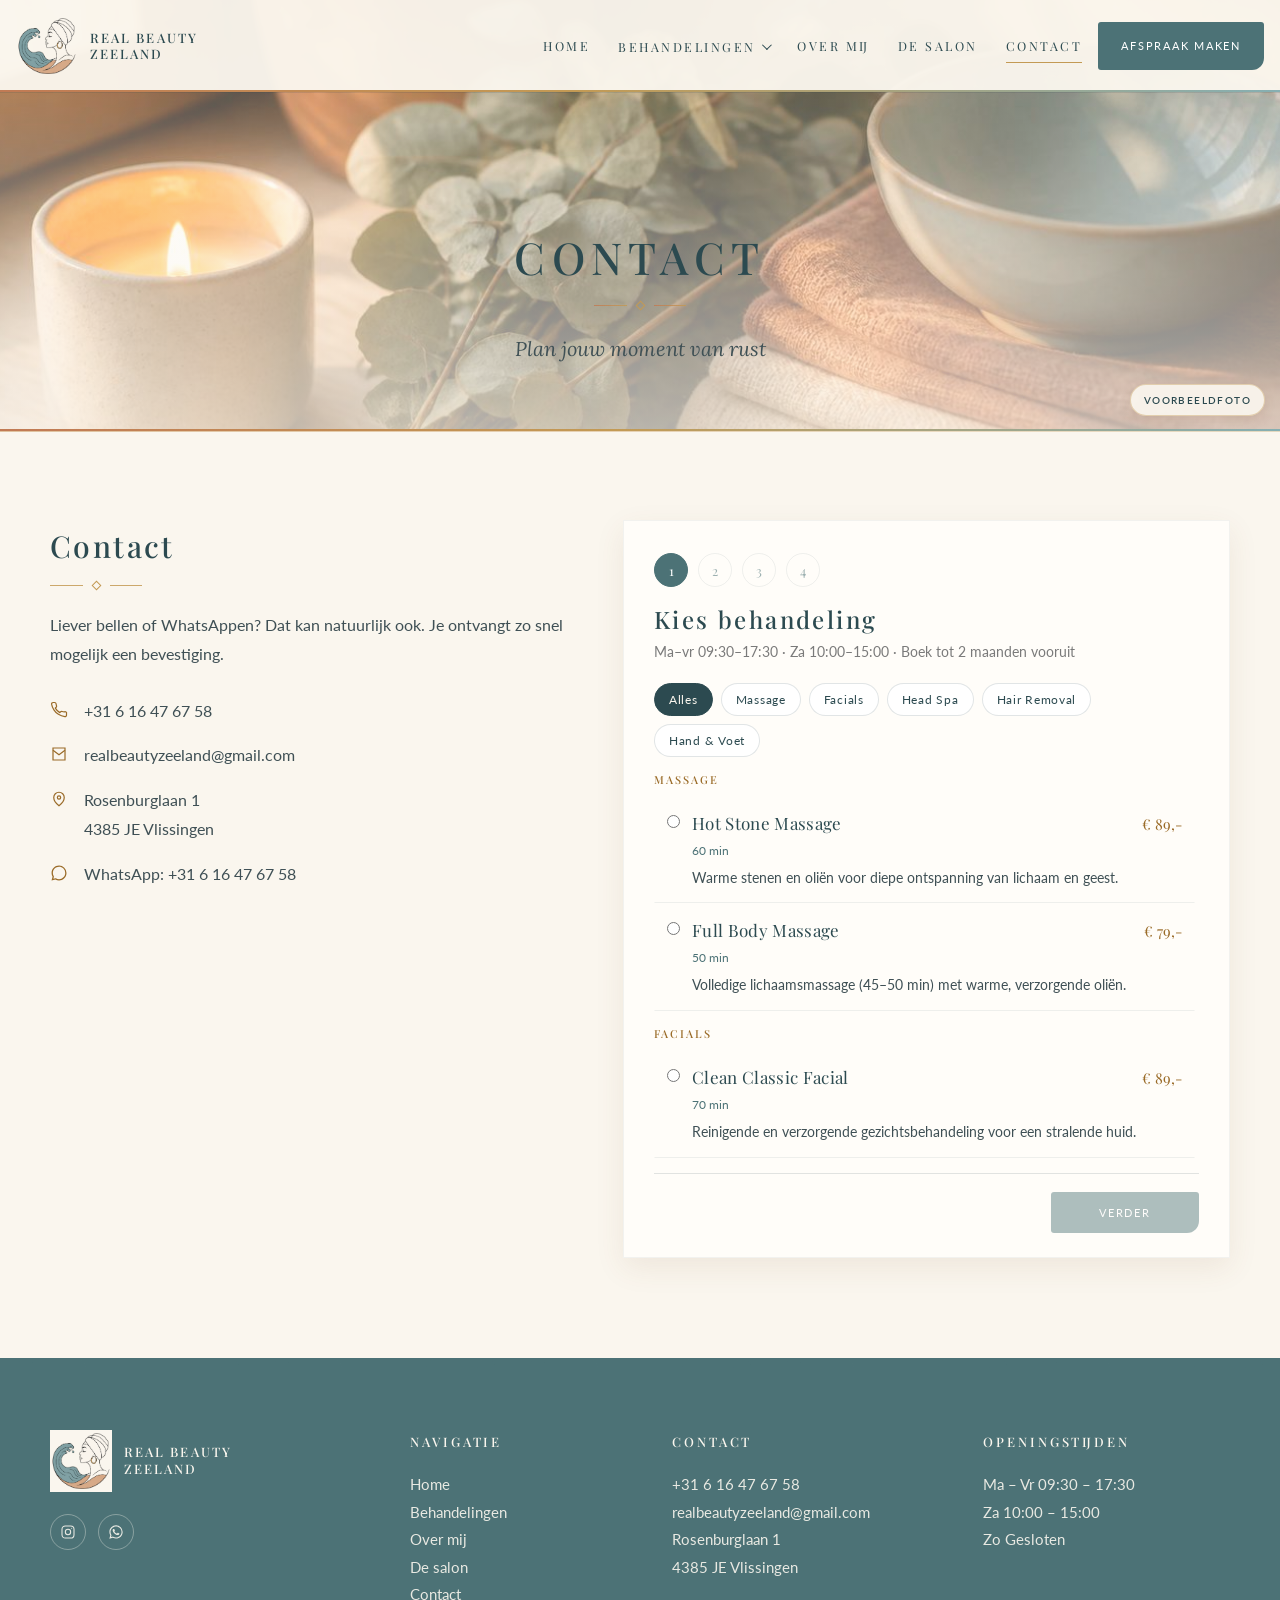
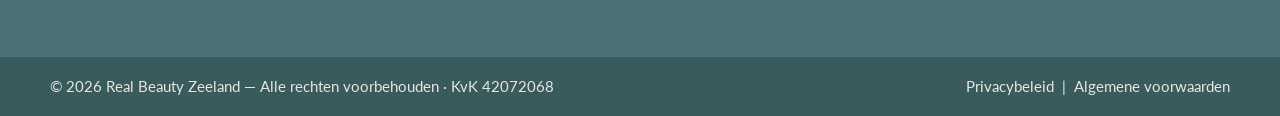
<file: contact.html>
<!DOCTYPE html>
<html lang="nl">
<head>
  <meta charset="UTF-8">
    <meta name="theme-color" content="#FAF6EE">
  <meta name="robots" content="index, follow">
  <meta name="viewport" content="width=device-width, initial-scale=1, viewport-fit=cover">
  <title>Contact &amp; afspraak | Beautysalon Vlissingen | Real Beauty Zeeland</title>
  <meta name="description" content="Maak een afspraak bij Real Beauty Zeeland in Vlissingen. Bel, WhatsApp of vul het formulier in. Rosenburglaan 1, 4385 JE Vlissingen.">
  <link rel="canonical" href="https://realbeautyzeeland.nl/contact.html">
  <meta property="og:title" content="Contact & afspraak | Real Beauty Zeeland">
  <meta property="og:description" content="Plan je behandeling in onze schoonheidssalon in Vlissingen, Zeeland.">
  <meta property="og:type" content="website">
  <meta property="og:image" content="https://realbeautyzeeland.nl/images/logo.png">
  <meta property="og:site_name" content="Real Beauty Zeeland">
  <meta name="twitter:card" content="summary_large_image">
  <link rel="icon" href="images/logo.png?v=20260813w" type="image/png">
  <link rel="apple-touch-icon" href="images/logo.png?v=20260813w">
  <link rel="preconnect" href="https://fonts.googleapis.com">
  <link rel="preconnect" href="https://fonts.gstatic.com" crossorigin>
  <link href="https://fonts.googleapis.com/css2?family=Lora:ital,wght@0,500;0,600;1,500;1,600&family=Lato:wght@300;400&family=Playfair+Display:ital,wght@0,400;0,500;0,600;1,400&display=swap" rel="stylesheet">
  <link rel="stylesheet" href="css/style.css?v=20260816c">
</head>
<body class="page-contact">
  <a class="skip-link" href="#main">Ga naar inhoud</a>
  <header class="site-header solid">
    <div class="header-inner">
      <a class="logo" href="index.html" aria-label="Real Beauty Zeeland home">
        <img src="images/logo.png?v=20260813w" alt="Logo Real Beauty Zeeland" width="58" height="58">
        <span class="logo-text">REAL BEAUTY<br>ZEELAND</span>
      </a>
      <nav class="nav" aria-label="Hoofdnavigatie">
        <a href="index.html">Home</a>
        <div class="nav-drop">
          <button type="button" aria-expanded="false" aria-haspopup="true">Behandelingen <i class="chevron" aria-hidden="true"></i></button>
          <div class="dropdown">
            <a href="behandelingen.html">Overzicht</a>
            <a href="behandelingen/massages.html">Massages</a>
            <a href="behandelingen/facial-treatments.html">Facial Treatments</a>
            <a href="behandelingen/head-spa.html">Head Spa</a>
            <a href="behandelingen/hair-removal.html">Hair Removal</a>
          </div>
        </div>
        <a href="over-mij.html">Over mij</a>
        <a href="de-salon.html">De salon</a>
        <a class="active" href="contact.html">Contact</a>
              <a class="btn nav-cta" href="contact.html">Afspraak maken</a>
      </nav>
      <a class="btn header-cta" href="contact.html">Afspraak maken</a>
      <button class="menu-toggle" type="button" aria-label="Menu openen" aria-expanded="false"><span></span><span></span><span></span></button>
    </div>
  </header>

  <main id="main">
    <section class="page-hero">
      <div class="photo-placeholder photo-placeholder--example">
        <img src="images/voorbeeld-sfeer.jpg" alt="Kaars, linnen handdoeken en natuurlijke materialen — voorbeeldfoto" loading="lazy" decoding="async">
        <span class="photo-placeholder-badge">Voorbeeldfoto</span>
      </div>
      <div class="container">
        <h1>CONTACT</h1>
        <div class="ornament" aria-hidden="true"><span></span><i></i><span></span></div>
        <p>Plan jouw moment van rust</p>
      </div>
    </section>

    <section class="container contact-wrap">
      <div class="booking-widget reveal" id="afspraak" data-booking>
        <div class="booking-top">
          <ol class="booking-steps" aria-label="Stappen">
            <li><button type="button" data-booking-step-indicator="1" aria-label="Stap 1: Kies behandeling">1</button></li>
            <li><button type="button" data-booking-step-indicator="2" aria-label="Stap 2: Kies datum" disabled>2</button></li>
            <li><button type="button" data-booking-step-indicator="3" aria-label="Stap 3: Kies tijd" disabled>3</button></li>
            <li><button type="button" data-booking-step-indicator="4" aria-label="Stap 4: Jouw gegevens" disabled>4</button></li>
          </ol>
          <h2 data-booking-title>Kies behandeling</h2>
          <p class="booking-note">Ma–vr 09:30–17:30 · Za 10:00–15:00<span class="booking-note-extra"> · Boek tot 2 maanden vooruit</span></p>
        </div>

        <div class="booking-panel" data-booking-panel="1">
          <div class="booking-cats" data-booking-cats></div>
          <div class="booking-list" data-booking-list></div>
        </div>

        <div class="booking-panel" data-booking-panel="2" hidden>
          <div class="booking-cal-nav">
            <button type="button" class="cal-nav-btn" data-cal-prev aria-label="Vorige maand">‹</button>
            <strong data-cal-label></strong>
            <button type="button" class="cal-nav-btn" data-cal-next aria-label="Volgende maand">›</button>
          </div>
          <div class="cal-weekdays" aria-hidden="true">
            <span>Ma</span><span>Di</span><span>Wo</span><span>Do</span><span>Vr</span><span>Za</span><span>Zo</span>
          </div>
          <div class="cal-grid" data-cal-grid></div>
        </div>

        <div class="booking-panel" data-booking-panel="3" hidden>
          <p class="booking-sub">Beschikbare tijden</p>
          <div class="booking-times" data-booking-times></div>
        </div>

        <div class="booking-panel" data-booking-panel="4" hidden>
          <div class="booking-summary" data-booking-summary></div>
          <form class="js-contact-form" data-booking-form action="https://formsubmit.co/realbeautyzeeland@gmail.com" method="POST">
            <input type="hidden" name="_subject" value="Nieuwe online afspraak — Real Beauty Zeeland">
            <input type="hidden" name="_template" value="table">
            <input type="hidden" name="_captcha" value="false">
            <input type="hidden" name="_next" value="">
            <input type="text" name="_honey" style="display:none" tabindex="-1" autocomplete="off">
            <input type="hidden" name="behandeling" value="">
            <input type="hidden" name="duur" value="">
            <input type="hidden" name="prijs" value="">
            <input type="hidden" name="gewenste_datum" value="">
            <input type="hidden" name="gewenste_tijd" value="">
            <div class="form-row">
              <div class="field">
                <label for="naam">Naam</label>
                <input id="naam" name="naam" type="text" required autocomplete="name">
              </div>
              <div class="field">
                <label for="email">E-mail</label>
                <input id="email" name="email" type="email" required autocomplete="email">
              </div>
            </div>
            <div class="field">
              <label for="telefoon">Telefoon</label>
              <input id="telefoon" name="telefoon" type="tel" required autocomplete="tel">
            </div>
            <div class="field">
              <label for="bericht">Opmerking <span class="optional">(optioneel)</span></label>
              <textarea id="bericht" name="bericht" placeholder="Allergieën, wensen of vragen."></textarea>
            </div>
            <button class="btn" type="submit">Bevestig afspraak →</button>
            <p class="form-note">Je gegevens worden alleen gebruikt om je afspraak te bevestigen. Zie ons <a href="privacybeleid.html">privacybeleid</a>.</p>
          </form>
        </div>

        <div class="booking-actions">
          <button type="button" class="booking-back" data-booking-back hidden>Terug</button>
          <button type="button" class="btn" data-booking-next disabled>Verder</button>
        </div>
      </div>

      <div class="contact-details reveal d1">
        <h2>Contact</h2>
        <div class="ornament left" aria-hidden="true"><span></span><i></i><span></span></div>
        <p>Liever bellen of WhatsAppen? Dat kan natuurlijk ook. Je ontvangt zo snel mogelijk een bevestiging.</p>
        <ul class="contact-list">
          <li>
            <svg viewBox="0 0 24 24" fill="none" stroke="currentColor" stroke-width="1.6"><path d="M22 16.9v2a2 2 0 0 1-2.2 2 19.8 19.8 0 0 1-8.6-3.1 19.5 19.5 0 0 1-6-6A19.8 19.8 0 0 1 2.1 4.2 2 2 0 0 1 4.1 2h2a2 2 0 0 1 2 1.7c.1.9.3 1.8.6 2.6a2 2 0 0 1-.5 2.1L7.1 9.5a16 16 0 0 0 6 6l1.1-1.1a2 2 0 0 1 2.1-.4c.8.3 1.7.5 2.6.6A2 2 0 0 1 22 16.9z"/></svg>
            <div><a href="tel:+31616476758">+31 6 16 47 67 58</a></div>
          </li>
          <li>
            <svg viewBox="0 0 24 24" fill="none" stroke="currentColor" stroke-width="1.6"><path d="M4 4h16v16H4z"/><path d="m4 7 8 6 8-6"/></svg>
            <div><a href="mailto:realbeautyzeeland@gmail.com">realbeautyzeeland@gmail.com</a></div>
          </li>
          <li>
            <svg viewBox="0 0 24 24" fill="none" stroke="currentColor" stroke-width="1.6"><path d="M12 21s7-5.4 7-11a7 7 0 1 0-14 0c0 5.6 7 11 7 11z"/><circle cx="12" cy="10" r="2.2"/></svg>
            <div>Rosenburglaan 1<br>4385 JE Vlissingen</div>
          </li>
          <li>
            <svg viewBox="0 0 24 24" fill="currentColor"><path d="M19.05 4.91A9.82 9.82 0 0 0 12.04 2C6.55 2 2.08 6.46 2.08 11.96c0 1.76.46 3.48 1.34 5L2 22l5.17-1.36a9.9 9.9 0 0 0 4.87 1.24h.01c5.49 0 9.96-4.46 9.96-9.96a9.84 9.84 0 0 0-2.96-7.01zm-7.01 15.27h-.01a8.23 8.23 0 0 1-4.19-1.15l-.3-.18-3.07.8.82-2.99-.2-.31a8.2 8.2 0 0 1-1.26-4.38c0-4.54 3.7-8.24 8.25-8.24 2.2 0 4.27.86 5.82 2.42a8.18 8.18 0 0 1 2.41 5.83c0 4.55-3.7 8.24-8.24 8.24z"/></svg>
            <div><a href="https://wa.me/31616476758" target="_blank" rel="noopener noreferrer">WhatsApp: +31 6 16 47 67 58</a></div>
          </li>
        </ul>
        <iframe class="map-embed" title="Kaart Real Beauty Zeeland Vlissingen" loading="lazy" referrerpolicy="no-referrer-when-downgrade" src="https://maps.google.com/maps?q=Rosenburglaan%201%2C%204385%20JE%20Vlissingen&z=16&output=embed"></iframe>
      </div>
    </section>
  </main>

  <footer class="site-footer">
    <div class="container footer-grid">
      <div class="footer-brand">
        <a class="logo" href="index.html">
          <img src="images/logo.png?v=20260813w" alt="Logo Real Beauty Zeeland" width="58" height="58">
          <span class="logo-text">REAL BEAUTY<br>ZEELAND</span>
        </a>
        <div class="socials">
          <a href="https://www.instagram.com/realbeautyzeeland/" target="_blank" rel="noopener noreferrer" aria-label="Instagram">
            <svg viewBox="0 0 24 24" fill="none" stroke="currentColor" stroke-width="1.6"><rect x="3" y="3" width="18" height="18" rx="5"/><circle cx="12" cy="12" r="4"/><circle cx="17.5" cy="6.5" r="0.8" fill="currentColor" stroke="none"/></svg>
          </a>
          <a href="https://wa.me/31616476758" target="_blank" rel="noopener noreferrer" aria-label="WhatsApp">
            <svg viewBox="0 0 24 24" fill="currentColor"><path d="M19.05 4.91A9.82 9.82 0 0 0 12.04 2C6.55 2 2.08 6.46 2.08 11.96c0 1.76.46 3.48 1.34 5L2 22l5.17-1.36a9.9 9.9 0 0 0 4.87 1.24h.01c5.49 0 9.96-4.46 9.96-9.96a9.84 9.84 0 0 0-2.96-7.01zm-7.01 15.27h-.01a8.23 8.23 0 0 1-4.19-1.15l-.3-.18-3.07.8.82-2.99-.2-.31a8.2 8.2 0 0 1-1.26-4.38c0-4.54 3.7-8.24 8.25-8.24 2.2 0 4.27.86 5.82 2.42a8.18 8.18 0 0 1 2.41 5.83c0 4.55-3.7 8.24-8.24 8.24zm4.52-6.16c-.25-.12-1.47-.72-1.7-.81-.23-.08-.39-.12-.56.12-.17.25-.64.8-.79.97-.14.17-.29.19-.54.06-.25-.12-1.05-.39-2-1.23-.74-.66-1.23-1.47-1.38-1.72-.14-.25-.02-.38.11-.51.11-.11.25-.29.37-.43.12-.14.17-.25.25-.41.08-.17.04-.31-.02-.43-.06-.12-.56-1.34-.76-1.84-.2-.48-.4-.42-.56-.42h-.48c-.17 0-.43.06-.66.31-.22.25-.87.85-.87 2.07 0 1.22.89 2.4 1.01 2.56.12.17 1.75 2.67 4.23 3.74.59.26 1.05.41 1.41.52.59.19 1.13.16 1.56.1.48-.07 1.47-.6 1.67-1.18.21-.58.21-1.07.14-1.18-.06-.1-.22-.16-.47-.28z"/></svg>
          </a>
        </div>
      </div>
      <div>
        <h4>Navigatie</h4>
        <ul>
          <li><a href="index.html">Home</a></li>
          <li><a href="behandelingen.html">Behandelingen</a></li>
          <li><a href="over-mij.html">Over mij</a></li>
          <li><a href="de-salon.html">De salon</a></li>
          <li><a href="contact.html">Contact</a></li>
        </ul>
      </div>
      <div class="footer-contact">
        <h4>Contact</h4>
        <p><a href="tel:+31616476758">+31 6 16 47 67 58</a></p>
        <p><a href="mailto:realbeautyzeeland@gmail.com">realbeautyzeeland@gmail.com</a></p>
        <p>Rosenburglaan 1<br>4385 JE Vlissingen</p>
      </div>
      <div>
        <h4>Openingstijden</h4>
        <p>Ma – Vr 09:30 – 17:30</p>
        <p>Za 10:00 – 15:00</p>
        <p>Zo Gesloten</p>
      </div>
    </div>
    <div class="footer-bottom">
      <div class="container">
        <p>© 2026 Real Beauty Zeeland — Alle rechten voorbehouden · KvK 42072068</p>
        <p><a href="privacybeleid.html">Privacybeleid</a> &nbsp;|&nbsp; <a href="algemene-voorwaarden.html">Algemene voorwaarden</a></p>
      </div>
    </div>
  </footer>
    <a class="wa-float" href="https://wa.me/31616476758" target="_blank" rel="noopener noreferrer" aria-label="WhatsApp">
    <svg viewBox="0 0 24 24" fill="currentColor" aria-hidden="true"><path d="M19.05 4.91A9.82 9.82 0 0 0 12.04 2C6.55 2 2.08 6.46 2.08 11.96c0 1.76.46 3.48 1.34 5L2 22l5.17-1.36a9.9 9.9 0 0 0 4.87 1.24h.01c5.49 0 9.96-4.46 9.96-9.96a9.84 9.84 0 0 0-2.96-7.01zm-7.01 15.27h-.01a8.23 8.23 0 0 1-4.19-1.15l-.3-.18-3.07.8.82-2.99-.2-.31a8.2 8.2 0 0 1-1.26-4.38c0-4.54 3.7-8.24 8.25-8.24 2.2 0 4.27.86 5.82 2.42a8.18 8.18 0 0 1 2.41 5.83c0 4.55-3.7 8.24-8.24 8.24zm4.52-6.16c-.25-.12-1.47-.72-1.7-.81-.23-.08-.39-.12-.56.12-.17.25-.64.8-.79.97-.14.17-.29.19-.54.06-.25-.12-1.05-.39-2-1.23-.74-.66-1.23-1.47-1.38-1.72-.14-.25-.02-.38.11-.51.11-.11.25-.29.37-.43.12-.14.17-.25.25-.41.08-.17.04-.31-.02-.43-.06-.12-.56-1.34-.76-1.84-.2-.48-.4-.42-.56-.42h-.48c-.17 0-.43.06-.66.31-.22.25-.87.85-.87 2.07 0 1.22.89 2.4 1.01 2.56.12.17 1.75 2.67 4.23 3.74.59.26 1.05.41 1.41.52.59.19 1.13.16 1.56.1.48-.07 1.47-.6 1.67-1.18.21-.58.21-1.07.14-1.18-.06-.1-.22-.16-.47-.28z"/></svg>
  </a>
  <a class="mobile-book" href="contact.html">Afspraak maken</a>
  <script src="js/main.js?v=20260813s"></script>
  <script src="js/booking.js?v=20260813s"></script>
</body>
</html>
</file>
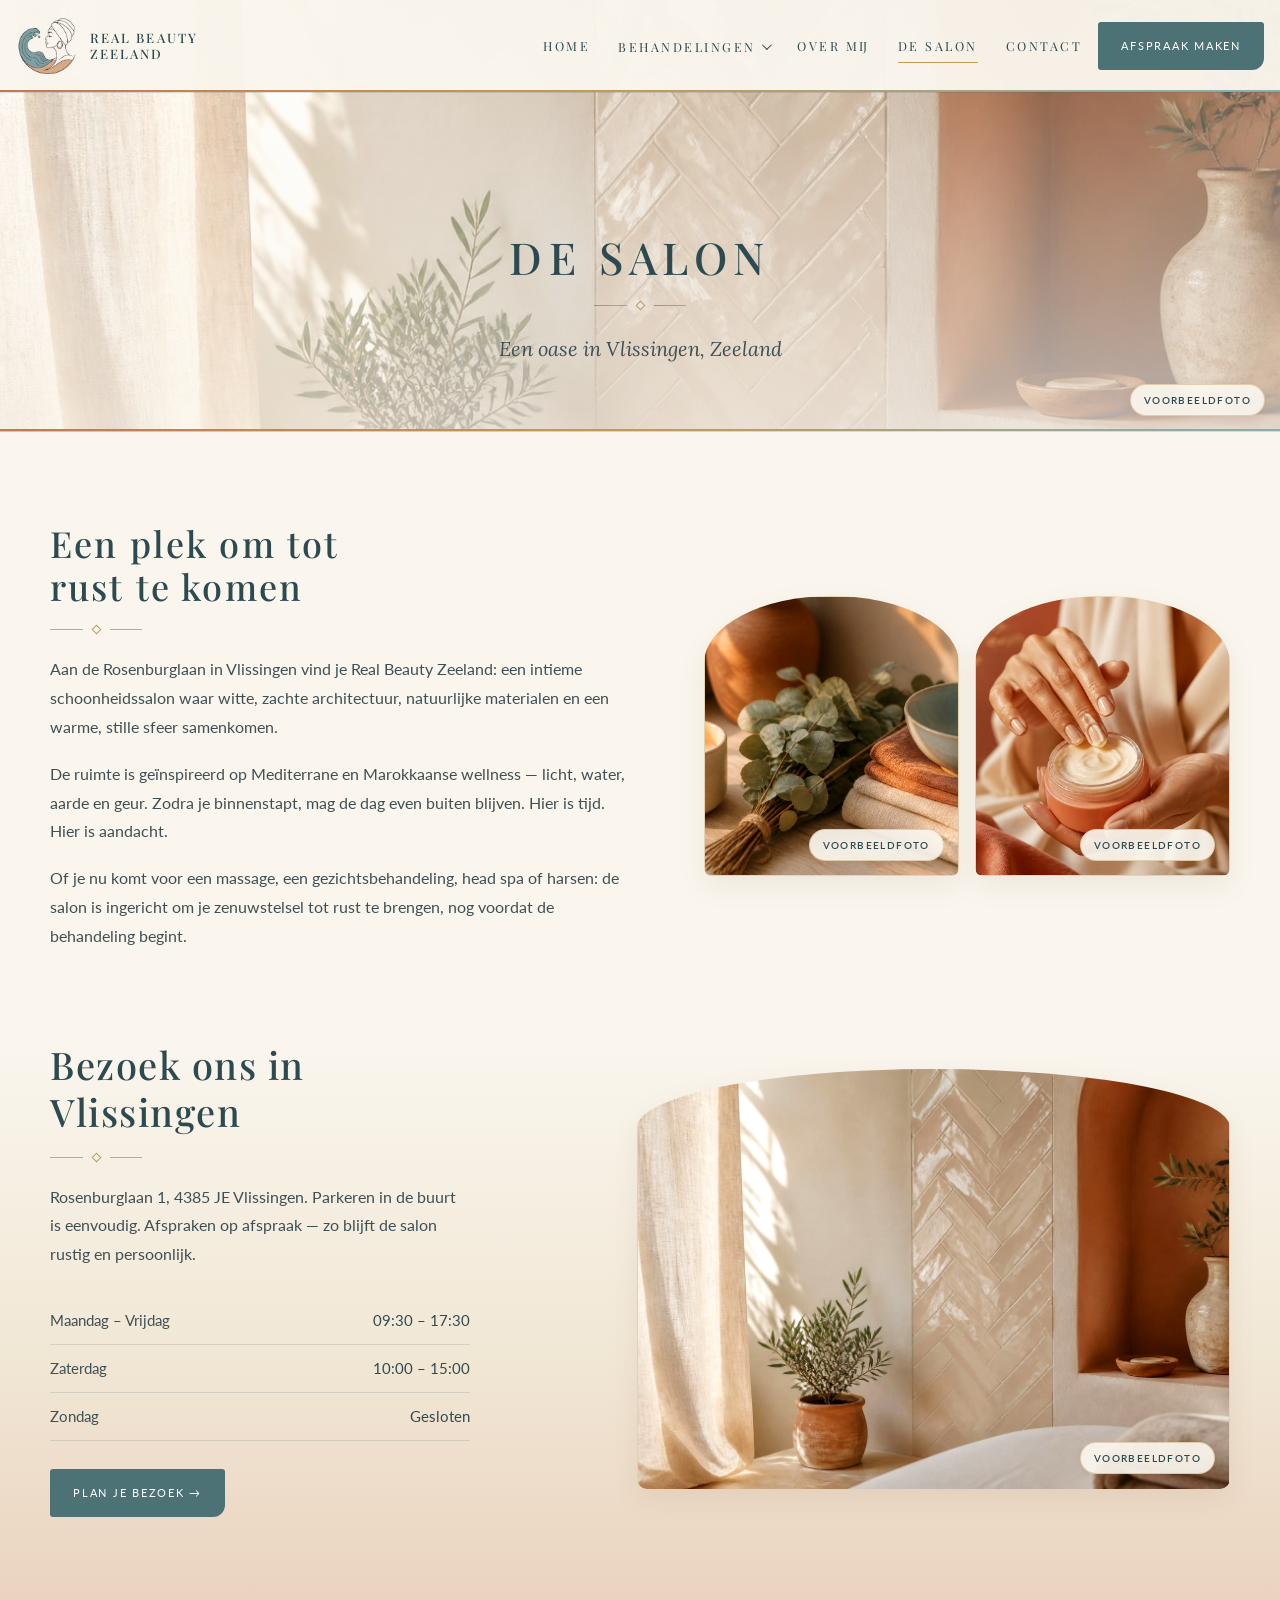
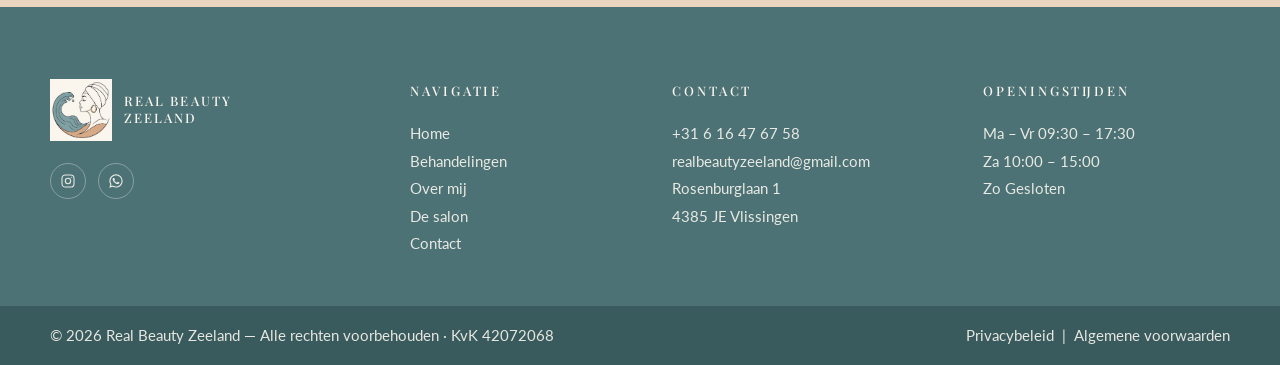
<file: de-salon.html>
<!DOCTYPE html>
<html lang="nl">
<head>
  <meta charset="UTF-8">
    <meta name="theme-color" content="#FAF6EE">
  <meta name="robots" content="index, follow">
  <meta name="viewport" content="width=device-width, initial-scale=1, viewport-fit=cover">
  <title>De salon | Schoonheidssalon Vlissingen | Real Beauty Zeeland</title>
  <meta name="description" content="Bezoek de salon van Real Beauty Zeeland aan de Rosenburglaan in Vlissingen. Een rustgevende, luxe ruimte geïnspireerd op Mediterrane en Marokkaanse wellness.">
  <link rel="canonical" href="https://realbeautyzeeland.nl/de-salon.html">
  <meta property="og:title" content="De salon | Real Beauty Zeeland">
  <meta property="og:description" content="Een intieme beautysalon in Vlissingen, Zeeland — rust, licht en natuurlijke materialen.">
  <meta property="og:type" content="website">
  <meta property="og:image" content="https://realbeautyzeeland.nl/images/logo.png">
  <meta property="og:site_name" content="Real Beauty Zeeland">
  <meta name="twitter:card" content="summary_large_image">
  <link rel="icon" href="images/logo.png?v=20260813w" type="image/png">
  <link rel="apple-touch-icon" href="images/logo.png?v=20260813w">
  <link rel="preconnect" href="https://fonts.googleapis.com">
  <link rel="preconnect" href="https://fonts.gstatic.com" crossorigin>
  <link href="https://fonts.googleapis.com/css2?family=Lora:ital,wght@0,500;0,600;1,500;1,600&family=Lato:wght@300;400&family=Playfair+Display:ital,wght@0,400;0,500;0,600;1,400&display=swap" rel="stylesheet">
  <link rel="stylesheet" href="css/style.css?v=20260816c">
</head>
<body>
  <a class="skip-link" href="#main">Ga naar inhoud</a>
  <header class="site-header solid">
    <div class="header-inner">
      <a class="logo" href="index.html" aria-label="Real Beauty Zeeland home">
        <img src="images/logo.png?v=20260813w" alt="Logo Real Beauty Zeeland" width="58" height="58">
        <span class="logo-text">REAL BEAUTY<br>ZEELAND</span>
      </a>
      <nav class="nav" aria-label="Hoofdnavigatie">
        <a href="index.html">Home</a>
        <div class="nav-drop">
          <button type="button" aria-expanded="false" aria-haspopup="true">Behandelingen <i class="chevron" aria-hidden="true"></i></button>
          <div class="dropdown">
            <a href="behandelingen.html">Overzicht</a>
            <a href="behandelingen/massages.html">Massages</a>
            <a href="behandelingen/facial-treatments.html">Facial Treatments</a>
            <a href="behandelingen/head-spa.html">Head Spa</a>
            <a href="behandelingen/hair-removal.html">Hair Removal</a>
          </div>
        </div>
        <a href="over-mij.html">Over mij</a>
        <a class="active" href="de-salon.html">De salon</a>
        <a href="contact.html">Contact</a>
              <a class="btn nav-cta" href="contact.html">Afspraak maken</a>
      </nav>
      <a class="btn header-cta" href="contact.html">Afspraak maken</a>
      <button class="menu-toggle" type="button" aria-label="Menu openen" aria-expanded="false"><span></span><span></span><span></span></button>
    </div>
  </header>

  <main id="main">
    <section class="page-hero">
      <div class="photo-placeholder photo-placeholder--example">
        <img src="images/voorbeeld-salon.jpg" alt="Natuurlijke materialen en Marokkaanse tegeldetail in de salon — voorbeeldfoto" loading="lazy" decoding="async">
        <span class="photo-placeholder-badge">Voorbeeldfoto</span>
      </div>
      <div class="container">
        <h1>DE SALON</h1>
        <div class="ornament" aria-hidden="true"><span></span><i></i><span></span></div>
        <p>Een oase in Vlissingen, Zeeland</p>
      </div>
    </section>

    <section class="prose">
      <div class="container prose-grid">
        <div class="prose-copy reveal">
          <h2>Een plek om tot rust te komen</h2>
          <div class="ornament left" aria-hidden="true"><span></span><i></i><span></span></div>
          <p>Aan de Rosenburglaan in Vlissingen vind je Real Beauty Zeeland: een intieme schoonheidssalon waar witte, zachte architectuur, natuurlijke materialen en een warme, stille sfeer samenkomen.</p>
          <p>De ruimte is geïnspireerd op Mediterrane en Marokkaanse wellness — licht, water, aarde en geur. Zodra je binnenstapt, mag de dag even buiten blijven. Hier is tijd. Hier is aandacht.</p>
          <p>Of je nu komt voor een massage, een gezichtsbehandeling, head spa of harsen: de salon is ingericht om je zenuwstelsel tot rust te brengen, nog voordat de behandeling begint.</p>
        </div>
        <div class="split-photos reveal d2">
          <div>
            <div class="photo-placeholder photo-placeholder--example">
              <img src="images/voorbeeld-sfeer.jpg" alt="Kaars, linnen handdoeken en natuurlijke materialen — voorbeeldfoto" loading="lazy" decoding="async">
              <span class="photo-placeholder-badge">Voorbeeldfoto</span>
            </div>
          </div>
          <div>
            <div class="photo-placeholder photo-placeholder--example">
              <img src="images/voorbeeld-verzorging.jpg" alt="Handen die met warme zorg gezichtscrème aanbrengen — voorbeeldfoto" loading="lazy" decoding="async">
              <span class="photo-placeholder-badge">Voorbeeldfoto</span>
            </div>
          </div>
        </div>
      </div>
    </section>

    <section class="welcome" style="padding-top:0">
      <div class="container welcome-grid">
        <div class="reveal">
          <h2>Bezoek ons in Vlissingen</h2>
          <div class="ornament left" aria-hidden="true"><span></span><i></i><span></span></div>
          <p>Rosenburglaan 1, 4385 JE Vlissingen. Parkeren in de buurt is eenvoudig. Afspraken op afspraak — zo blijft de salon rustig en persoonlijk.</p>
          <table class="hours-table">
            <tr><td>Maandag – Vrijdag</td><td>09:30 – 17:30</td></tr>
            <tr><td>Zaterdag</td><td>10:00 – 15:00</td></tr>
            <tr><td>Zondag</td><td>Gesloten</td></tr>
          </table>
          <a class="btn" href="contact.html" style="margin-top:28px">Plan je bezoek →</a>
        </div>
        <div class="prose-photo reveal d2">
          <div class="photo-placeholder photo-placeholder--example">
            <img src="images/voorbeeld-salon.jpg" alt="Sfeervol detail van de salon met natuurlijke materialen — voorbeeldfoto" loading="lazy" decoding="async">
            <span class="photo-placeholder-badge">Voorbeeldfoto</span>
          </div>
        </div>
      </div>
    </section>
  </main>

  <footer class="site-footer">
    <div class="container footer-grid">
      <div class="footer-brand">
        <a class="logo" href="index.html">
          <img src="images/logo.png?v=20260813w" alt="Logo Real Beauty Zeeland" width="58" height="58">
          <span class="logo-text">REAL BEAUTY<br>ZEELAND</span>
        </a>
        <div class="socials">
          <a href="https://www.instagram.com/realbeautyzeeland/" target="_blank" rel="noopener noreferrer" aria-label="Instagram">
            <svg viewBox="0 0 24 24" fill="none" stroke="currentColor" stroke-width="1.6"><rect x="3" y="3" width="18" height="18" rx="5"/><circle cx="12" cy="12" r="4"/><circle cx="17.5" cy="6.5" r="0.8" fill="currentColor" stroke="none"/></svg>
          </a>
          <a href="https://wa.me/31616476758" target="_blank" rel="noopener noreferrer" aria-label="WhatsApp">
            <svg viewBox="0 0 24 24" fill="currentColor"><path d="M19.05 4.91A9.82 9.82 0 0 0 12.04 2C6.55 2 2.08 6.46 2.08 11.96c0 1.76.46 3.48 1.34 5L2 22l5.17-1.36a9.9 9.9 0 0 0 4.87 1.24h.01c5.49 0 9.96-4.46 9.96-9.96a9.84 9.84 0 0 0-2.96-7.01zm-7.01 15.27h-.01a8.23 8.23 0 0 1-4.19-1.15l-.3-.18-3.07.8.82-2.99-.2-.31a8.2 8.2 0 0 1-1.26-4.38c0-4.54 3.7-8.24 8.25-8.24 2.2 0 4.27.86 5.82 2.42a8.18 8.18 0 0 1 2.41 5.83c0 4.55-3.7 8.24-8.24 8.24zm4.52-6.16c-.25-.12-1.47-.72-1.7-.81-.23-.08-.39-.12-.56.12-.17.25-.64.8-.79.97-.14.17-.29.19-.54.06-.25-.12-1.05-.39-2-1.23-.74-.66-1.23-1.47-1.38-1.72-.14-.25-.02-.38.11-.51.11-.11.25-.29.37-.43.12-.14.17-.25.25-.41.08-.17.04-.31-.02-.43-.06-.12-.56-1.34-.76-1.84-.2-.48-.4-.42-.56-.42h-.48c-.17 0-.43.06-.66.31-.22.25-.87.85-.87 2.07 0 1.22.89 2.4 1.01 2.56.12.17 1.75 2.67 4.23 3.74.59.26 1.05.41 1.41.52.59.19 1.13.16 1.56.1.48-.07 1.47-.6 1.67-1.18.21-.58.21-1.07.14-1.18-.06-.1-.22-.16-.47-.28z"/></svg>
          </a>
        </div>
      </div>
      <div>
        <h4>Navigatie</h4>
        <ul>
          <li><a href="index.html">Home</a></li>
          <li><a href="behandelingen.html">Behandelingen</a></li>
          <li><a href="over-mij.html">Over mij</a></li>
          <li><a href="de-salon.html">De salon</a></li>
          <li><a href="contact.html">Contact</a></li>
        </ul>
      </div>
      <div class="footer-contact">
        <h4>Contact</h4>
        <p><a href="tel:+31616476758">+31 6 16 47 67 58</a></p>
        <p><a href="mailto:realbeautyzeeland@gmail.com">realbeautyzeeland@gmail.com</a></p>
        <p>Rosenburglaan 1<br>4385 JE Vlissingen</p>
      </div>
      <div>
        <h4>Openingstijden</h4>
        <p>Ma – Vr 09:30 – 17:30</p>
        <p>Za 10:00 – 15:00</p>
        <p>Zo Gesloten</p>
      </div>
    </div>
    <div class="footer-bottom">
      <div class="container">
        <p>© 2026 Real Beauty Zeeland — Alle rechten voorbehouden · KvK 42072068</p>
        <p><a href="privacybeleid.html">Privacybeleid</a> &nbsp;|&nbsp; <a href="algemene-voorwaarden.html">Algemene voorwaarden</a></p>
      </div>
    </div>
  </footer>
    <a class="wa-float" href="https://wa.me/31616476758" target="_blank" rel="noopener noreferrer" aria-label="WhatsApp">
    <svg viewBox="0 0 24 24" fill="currentColor" aria-hidden="true"><path d="M19.05 4.91A9.82 9.82 0 0 0 12.04 2C6.55 2 2.08 6.46 2.08 11.96c0 1.76.46 3.48 1.34 5L2 22l5.17-1.36a9.9 9.9 0 0 0 4.87 1.24h.01c5.49 0 9.96-4.46 9.96-9.96a9.84 9.84 0 0 0-2.96-7.01zm-7.01 15.27h-.01a8.23 8.23 0 0 1-4.19-1.15l-.3-.18-3.07.8.82-2.99-.2-.31a8.2 8.2 0 0 1-1.26-4.38c0-4.54 3.7-8.24 8.25-8.24 2.2 0 4.27.86 5.82 2.42a8.18 8.18 0 0 1 2.41 5.83c0 4.55-3.7 8.24-8.24 8.24zm4.52-6.16c-.25-.12-1.47-.72-1.7-.81-.23-.08-.39-.12-.56.12-.17.25-.64.8-.79.97-.14.17-.29.19-.54.06-.25-.12-1.05-.39-2-1.23-.74-.66-1.23-1.47-1.38-1.72-.14-.25-.02-.38.11-.51.11-.11.25-.29.37-.43.12-.14.17-.25.25-.41.08-.17.04-.31-.02-.43-.06-.12-.56-1.34-.76-1.84-.2-.48-.4-.42-.56-.42h-.48c-.17 0-.43.06-.66.31-.22.25-.87.85-.87 2.07 0 1.22.89 2.4 1.01 2.56.12.17 1.75 2.67 4.23 3.74.59.26 1.05.41 1.41.52.59.19 1.13.16 1.56.1.48-.07 1.47-.6 1.67-1.18.21-.58.21-1.07.14-1.18-.06-.1-.22-.16-.47-.28z"/></svg>
  </a>
  <a class="mobile-book" href="contact.html">Afspraak maken</a>
  <script src="js/main.js?v=20260813s"></script>
</body>
</html>
</file>
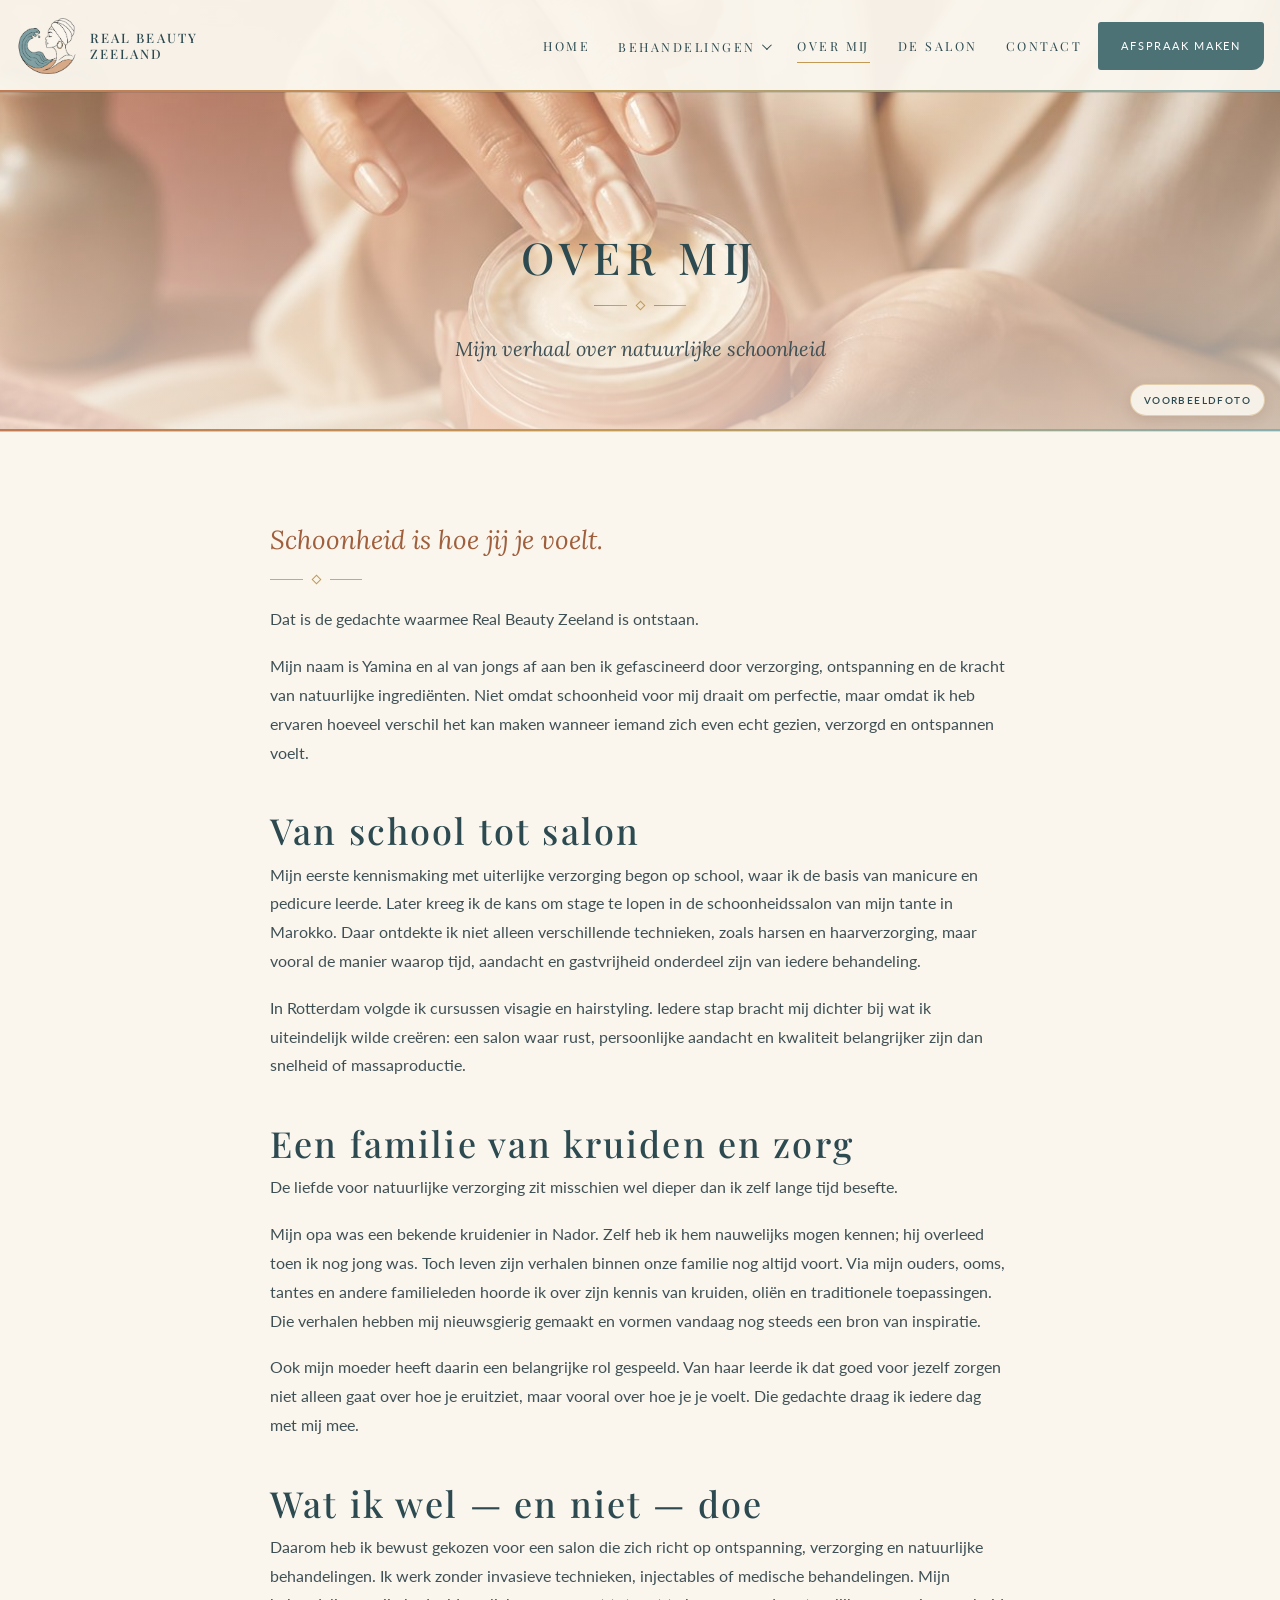
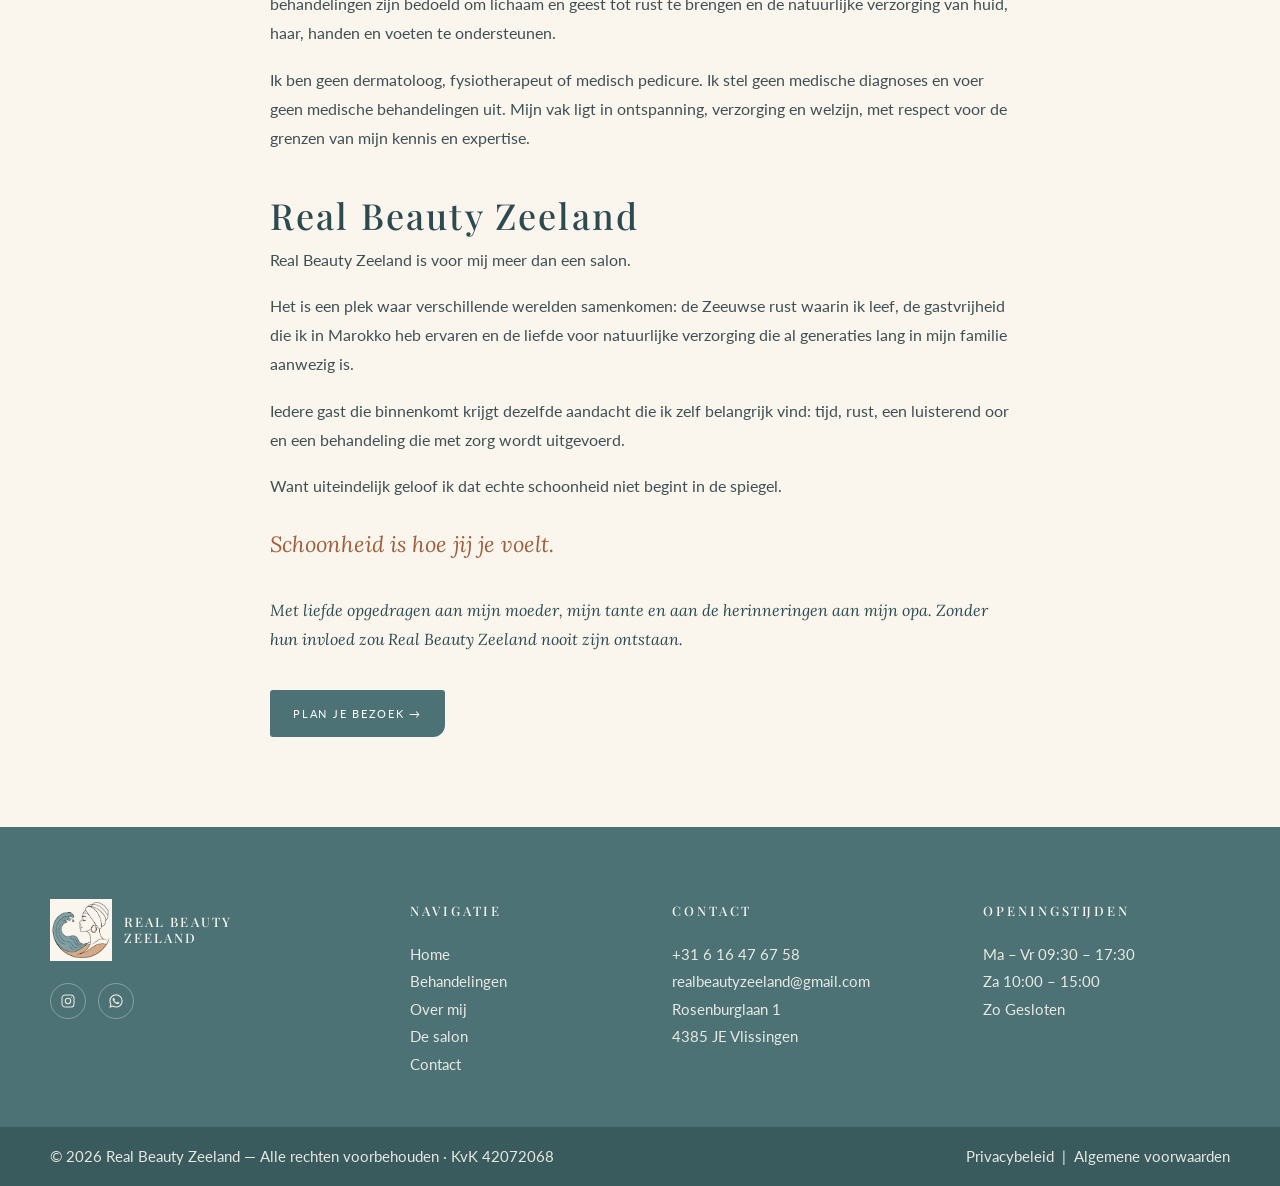
<file: over-mij.html>
<!DOCTYPE html>
<html lang="nl">
<head>
  <meta charset="UTF-8">
    <meta name="theme-color" content="#FAF6EE">
  <meta name="robots" content="index, follow">
  <meta name="viewport" content="width=device-width, initial-scale=1, viewport-fit=cover">
  <title>Over mij | Yamina | Real Beauty Zeeland Vlissingen</title>
  <meta name="description" content="Het verhaal van Yamina, oprichter van Real Beauty Zeeland in Vlissingen. Schoonheid is hoe jij je voelt — natuurlijke verzorging, rust en persoonlijke aandacht.">
  <link rel="canonical" href="https://realbeautyzeeland.nl/over-mij.html">
  <meta property="og:title" content="Mijn verhaal | Real Beauty Zeeland">
  <meta property="og:description" content="Kennismaken met Yamina: natuurlijke schoonheid, Zeeuwse rust en Marokkaanse gastvrijheid.">
  <meta property="og:type" content="website">
  <meta property="og:image" content="https://realbeautyzeeland.nl/images/logo.png">
  <meta property="og:site_name" content="Real Beauty Zeeland">
  <meta name="twitter:card" content="summary_large_image">
  <link rel="icon" href="images/logo.png?v=20260813w" type="image/png">
  <link rel="apple-touch-icon" href="images/logo.png?v=20260813w">
  <link rel="preconnect" href="https://fonts.googleapis.com">
  <link rel="preconnect" href="https://fonts.gstatic.com" crossorigin>
  <link href="https://fonts.googleapis.com/css2?family=Lora:ital,wght@0,500;0,600;1,500;1,600&family=Lato:wght@300;400&family=Playfair+Display:ital,wght@0,400;0,500;0,600;1,400&display=swap" rel="stylesheet">
  <link rel="stylesheet" href="css/style.css?v=20260816c">
</head>
<body>
  <a class="skip-link" href="#main">Ga naar inhoud</a>
  <header class="site-header solid">
    <div class="header-inner">
      <a class="logo" href="index.html" aria-label="Real Beauty Zeeland home">
        <img src="images/logo.png?v=20260813w" alt="Logo Real Beauty Zeeland" width="58" height="58">
        <span class="logo-text">REAL BEAUTY<br>ZEELAND</span>
      </a>
      <nav class="nav" aria-label="Hoofdnavigatie">
        <a href="index.html">Home</a>
        <div class="nav-drop">
          <button type="button" aria-expanded="false" aria-haspopup="true">Behandelingen <i class="chevron" aria-hidden="true"></i></button>
          <div class="dropdown">
            <a href="behandelingen.html">Overzicht</a>
            <a href="behandelingen/massages.html">Massages</a>
            <a href="behandelingen/facial-treatments.html">Facial Treatments</a>
            <a href="behandelingen/head-spa.html">Head Spa</a>
            <a href="behandelingen/hair-removal.html">Hair Removal</a>
          </div>
        </div>
        <a class="active" href="over-mij.html">Over mij</a>
        <a href="de-salon.html">De salon</a>
        <a href="contact.html">Contact</a>
              <a class="btn nav-cta" href="contact.html">Afspraak maken</a>
      </nav>
      <a class="btn header-cta" href="contact.html">Afspraak maken</a>
      <button class="menu-toggle" type="button" aria-label="Menu openen" aria-expanded="false"><span></span><span></span><span></span></button>
    </div>
  </header>

  <main id="main">
    <section class="page-hero">
      <div class="photo-placeholder photo-placeholder--example">
        <img src="images/voorbeeld-verzorging.jpg" alt="Handen die met warme zorg gezichtscrème aanbrengen — voorbeeldfoto, wordt vervangen door een portret van Yamina" loading="lazy" decoding="async">
        <span class="photo-placeholder-badge">Voorbeeldfoto</span>
      </div>
      <div class="container">
        <h1>OVER MIJ</h1>
        <div class="ornament" aria-hidden="true"><span></span><i></i><span></span></div>
        <p>Mijn verhaal over natuurlijke schoonheid</p>
      </div>
    </section>

    <section class="prose">
      <article class="container story reveal">
        <p class="lede">Schoonheid is hoe jij je voelt.</p>
        <div class="ornament left" aria-hidden="true"><span></span><i></i><span></span></div>
        <p>Dat is de gedachte waarmee Real Beauty Zeeland is ontstaan.</p>
        <p>Mijn naam is Yamina en al van jongs af aan ben ik gefascineerd door verzorging, ontspanning en de kracht van natuurlijke ingrediënten. Niet omdat schoonheid voor mij draait om perfectie, maar omdat ik heb ervaren hoeveel verschil het kan maken wanneer iemand zich even echt gezien, verzorgd en ontspannen voelt.</p>

        <h2>Van school tot salon</h2>
        <p>Mijn eerste kennismaking met uiterlijke verzorging begon op school, waar ik de basis van manicure en pedicure leerde. Later kreeg ik de kans om stage te lopen in de schoonheidssalon van mijn tante in Marokko. Daar ontdekte ik niet alleen verschillende technieken, zoals harsen en haarverzorging, maar vooral de manier waarop tijd, aandacht en gastvrijheid onderdeel zijn van iedere behandeling.</p>
        <p>In Rotterdam volgde ik cursussen visagie en hairstyling. Iedere stap bracht mij dichter bij wat ik uiteindelijk wilde creëren: een salon waar rust, persoonlijke aandacht en kwaliteit belangrijker zijn dan snelheid of massaproductie.</p>

        <h2>Een familie van kruiden en zorg</h2>
        <p>De liefde voor natuurlijke verzorging zit misschien wel dieper dan ik zelf lange tijd besefte.</p>
        <p>Mijn opa was een bekende kruidenier in Nador. Zelf heb ik hem nauwelijks mogen kennen; hij overleed toen ik nog jong was. Toch leven zijn verhalen binnen onze familie nog altijd voort. Via mijn ouders, ooms, tantes en andere familieleden hoorde ik over zijn kennis van kruiden, oliën en traditionele toepassingen. Die verhalen hebben mij nieuwsgierig gemaakt en vormen vandaag nog steeds een bron van inspiratie.</p>
        <p>Ook mijn moeder heeft daarin een belangrijke rol gespeeld. Van haar leerde ik dat goed voor jezelf zorgen niet alleen gaat over hoe je eruitziet, maar vooral over hoe je je voelt. Die gedachte draag ik iedere dag met mij mee.</p>

        <h2>Wat ik wel — en niet — doe</h2>
        <p>Daarom heb ik bewust gekozen voor een salon die zich richt op ontspanning, verzorging en natuurlijke behandelingen. Ik werk zonder invasieve technieken, injectables of medische behandelingen. Mijn behandelingen zijn bedoeld om lichaam en geest tot rust te brengen en de natuurlijke verzorging van huid, haar, handen en voeten te ondersteunen.</p>
        <p>Ik ben geen dermatoloog, fysiotherapeut of medisch pedicure. Ik stel geen medische diagnoses en voer geen medische behandelingen uit. Mijn vak ligt in ontspanning, verzorging en welzijn, met respect voor de grenzen van mijn kennis en expertise.</p>

        <h2>Real Beauty Zeeland</h2>
        <p>Real Beauty Zeeland is voor mij meer dan een salon.</p>
        <p>Het is een plek waar verschillende werelden samenkomen: de Zeeuwse rust waarin ik leef, de gastvrijheid die ik in Marokko heb ervaren en de liefde voor natuurlijke verzorging die al generaties lang in mijn familie aanwezig is.</p>
        <p>Iedere gast die binnenkomt krijgt dezelfde aandacht die ik zelf belangrijk vind: tijd, rust, een luisterend oor en een behandeling die met zorg wordt uitgevoerd.</p>
        <p>Want uiteindelijk geloof ik dat echte schoonheid niet begint in de spiegel.</p>
        <p class="lede" style="font-size:22px;margin-top:28px">Schoonheid is hoe jij je voelt.</p>
        <p class="dedication">Met liefde opgedragen aan mijn moeder, mijn tante en aan de herinneringen aan mijn opa. Zonder hun invloed zou Real Beauty Zeeland nooit zijn ontstaan.</p>
        <a class="btn" href="contact.html" style="margin-top:36px">Plan je bezoek →</a>
      </article>
    </section>
  </main>

  <footer class="site-footer">
    <div class="container footer-grid">
      <div class="footer-brand">
        <a class="logo" href="index.html">
          <img src="images/logo.png?v=20260813w" alt="Logo Real Beauty Zeeland" width="58" height="58">
          <span class="logo-text">REAL BEAUTY<br>ZEELAND</span>
        </a>
        <div class="socials">
          <a href="https://www.instagram.com/realbeautyzeeland/" target="_blank" rel="noopener noreferrer" aria-label="Instagram">
            <svg viewBox="0 0 24 24" fill="none" stroke="currentColor" stroke-width="1.6"><rect x="3" y="3" width="18" height="18" rx="5"/><circle cx="12" cy="12" r="4"/><circle cx="17.5" cy="6.5" r="0.8" fill="currentColor" stroke="none"/></svg>
          </a>
          <a href="https://wa.me/31616476758" target="_blank" rel="noopener noreferrer" aria-label="WhatsApp">
            <svg viewBox="0 0 24 24" fill="currentColor"><path d="M19.05 4.91A9.82 9.82 0 0 0 12.04 2C6.55 2 2.08 6.46 2.08 11.96c0 1.76.46 3.48 1.34 5L2 22l5.17-1.36a9.9 9.9 0 0 0 4.87 1.24h.01c5.49 0 9.96-4.46 9.96-9.96a9.84 9.84 0 0 0-2.96-7.01zm-7.01 15.27h-.01a8.23 8.23 0 0 1-4.19-1.15l-.3-.18-3.07.8.82-2.99-.2-.31a8.2 8.2 0 0 1-1.26-4.38c0-4.54 3.7-8.24 8.25-8.24 2.2 0 4.27.86 5.82 2.42a8.18 8.18 0 0 1 2.41 5.83c0 4.55-3.7 8.24-8.24 8.24zm4.52-6.16c-.25-.12-1.47-.72-1.7-.81-.23-.08-.39-.12-.56.12-.17.25-.64.8-.79.97-.14.17-.29.19-.54.06-.25-.12-1.05-.39-2-1.23-.74-.66-1.23-1.47-1.38-1.72-.14-.25-.02-.38.11-.51.11-.11.25-.29.37-.43.12-.14.17-.25.25-.41.08-.17.04-.31-.02-.43-.06-.12-.56-1.34-.76-1.84-.2-.48-.4-.42-.56-.42h-.48c-.17 0-.43.06-.66.31-.22.25-.87.85-.87 2.07 0 1.22.89 2.4 1.01 2.56.12.17 1.75 2.67 4.23 3.74.59.26 1.05.41 1.41.52.59.19 1.13.16 1.56.1.48-.07 1.47-.6 1.67-1.18.21-.58.21-1.07.14-1.18-.06-.1-.22-.16-.47-.28z"/></svg>
          </a>
        </div>
      </div>
      <div>
        <h4>Navigatie</h4>
        <ul>
          <li><a href="index.html">Home</a></li>
          <li><a href="behandelingen.html">Behandelingen</a></li>
          <li><a href="over-mij.html">Over mij</a></li>
          <li><a href="de-salon.html">De salon</a></li>
          <li><a href="contact.html">Contact</a></li>
        </ul>
      </div>
      <div class="footer-contact">
        <h4>Contact</h4>
        <p><a href="tel:+31616476758">+31 6 16 47 67 58</a></p>
        <p><a href="mailto:realbeautyzeeland@gmail.com">realbeautyzeeland@gmail.com</a></p>
        <p>Rosenburglaan 1<br>4385 JE Vlissingen</p>
      </div>
      <div>
        <h4>Openingstijden</h4>
        <p>Ma – Vr 09:30 – 17:30</p>
        <p>Za 10:00 – 15:00</p>
        <p>Zo Gesloten</p>
      </div>
    </div>
    <div class="footer-bottom">
      <div class="container">
        <p>© 2026 Real Beauty Zeeland — Alle rechten voorbehouden · KvK 42072068</p>
        <p><a href="privacybeleid.html">Privacybeleid</a> &nbsp;|&nbsp; <a href="algemene-voorwaarden.html">Algemene voorwaarden</a></p>
      </div>
    </div>
  </footer>
    <a class="wa-float" href="https://wa.me/31616476758" target="_blank" rel="noopener noreferrer" aria-label="WhatsApp">
    <svg viewBox="0 0 24 24" fill="currentColor" aria-hidden="true"><path d="M19.05 4.91A9.82 9.82 0 0 0 12.04 2C6.55 2 2.08 6.46 2.08 11.96c0 1.76.46 3.48 1.34 5L2 22l5.17-1.36a9.9 9.9 0 0 0 4.87 1.24h.01c5.49 0 9.96-4.46 9.96-9.96a9.84 9.84 0 0 0-2.96-7.01zm-7.01 15.27h-.01a8.23 8.23 0 0 1-4.19-1.15l-.3-.18-3.07.8.82-2.99-.2-.31a8.2 8.2 0 0 1-1.26-4.38c0-4.54 3.7-8.24 8.25-8.24 2.2 0 4.27.86 5.82 2.42a8.18 8.18 0 0 1 2.41 5.83c0 4.55-3.7 8.24-8.24 8.24zm4.52-6.16c-.25-.12-1.47-.72-1.7-.81-.23-.08-.39-.12-.56.12-.17.25-.64.8-.79.97-.14.17-.29.19-.54.06-.25-.12-1.05-.39-2-1.23-.74-.66-1.23-1.47-1.38-1.72-.14-.25-.02-.38.11-.51.11-.11.25-.29.37-.43.12-.14.17-.25.25-.41.08-.17.04-.31-.02-.43-.06-.12-.56-1.34-.76-1.84-.2-.48-.4-.42-.56-.42h-.48c-.17 0-.43.06-.66.31-.22.25-.87.85-.87 2.07 0 1.22.89 2.4 1.01 2.56.12.17 1.75 2.67 4.23 3.74.59.26 1.05.41 1.41.52.59.19 1.13.16 1.56.1.48-.07 1.47-.6 1.67-1.18.21-.58.21-1.07.14-1.18-.06-.1-.22-.16-.47-.28z"/></svg>
  </a>
  <a class="mobile-book" href="contact.html">Afspraak maken</a>
  <script src="js/main.js?v=20260813s"></script>
</body>
</html>
</file>
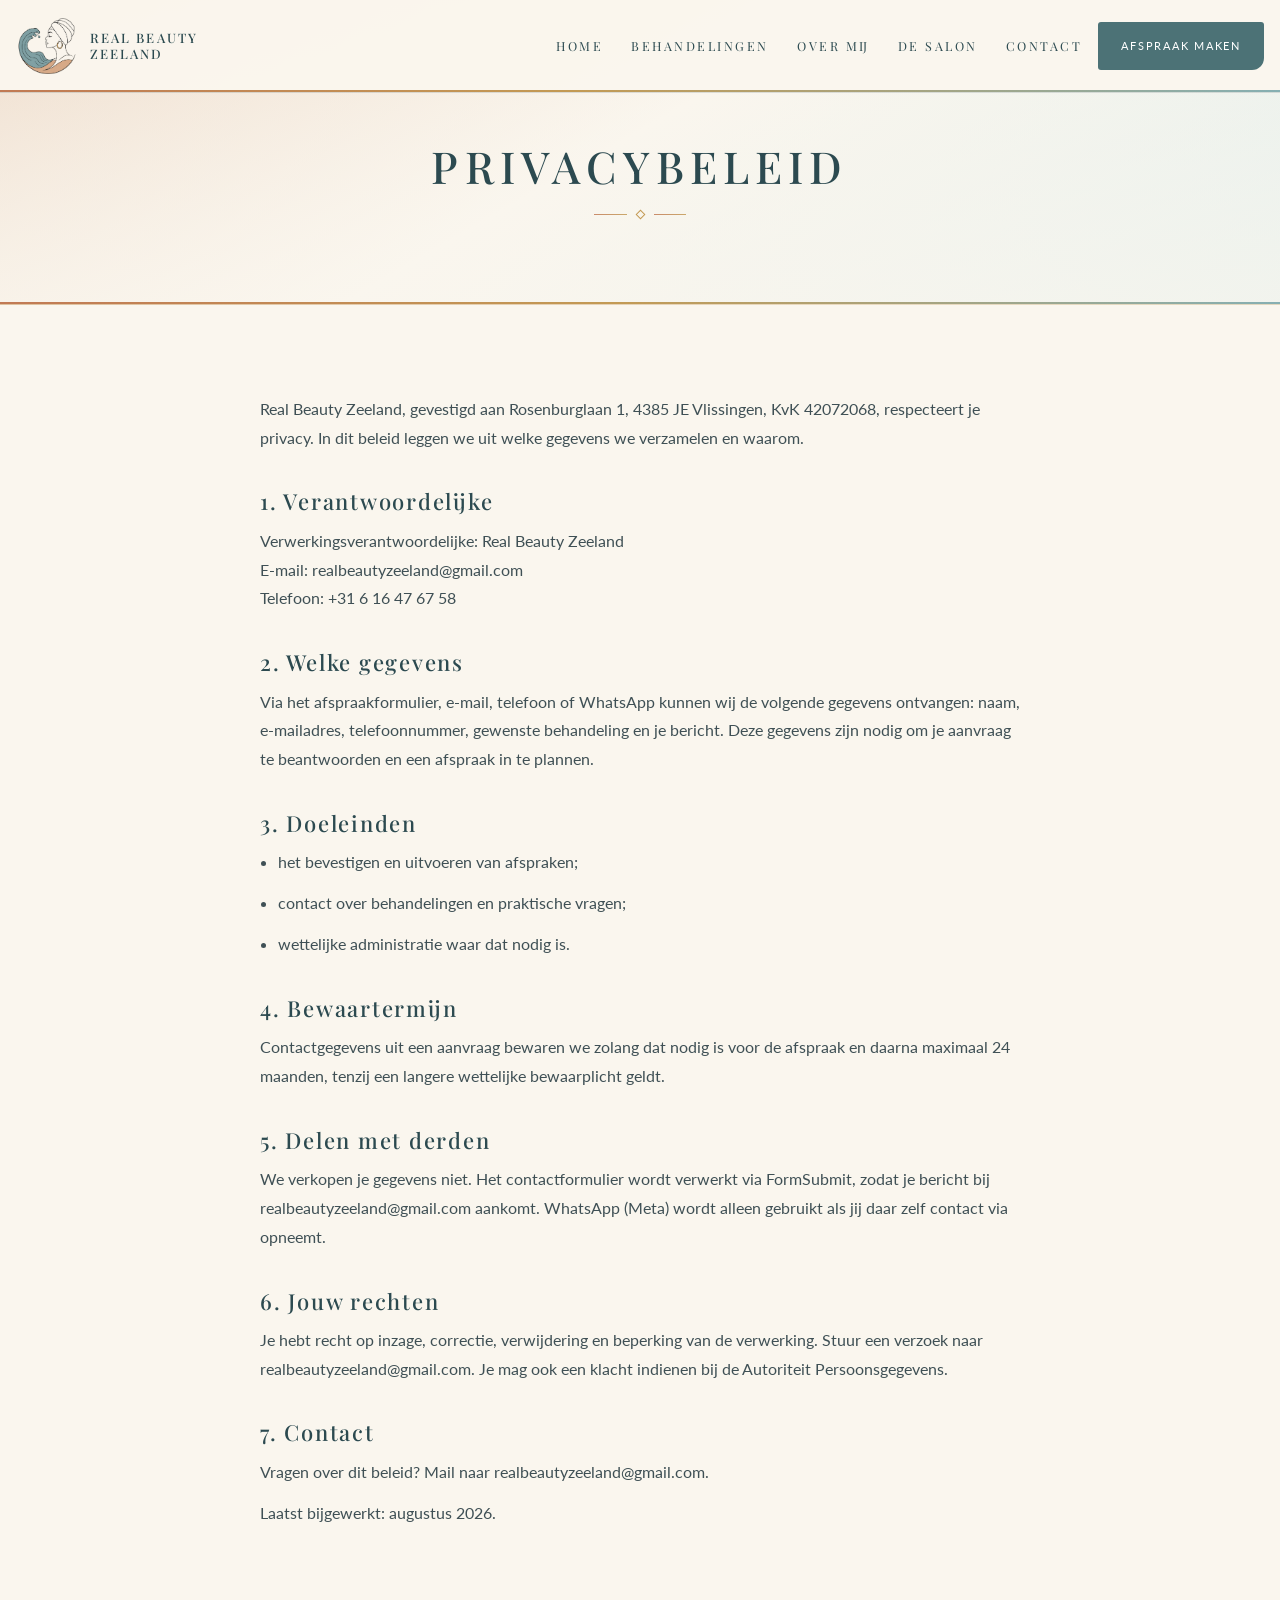
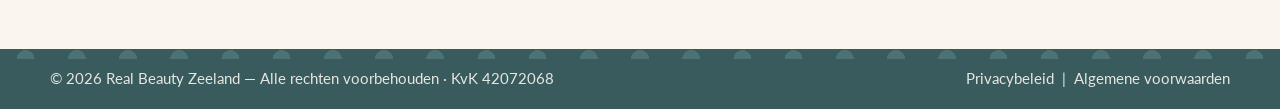
<file: privacybeleid.html>
<!DOCTYPE html>
<html lang="nl">
<head>
  <meta charset="UTF-8">
    <meta name="theme-color" content="#FAF6EE">
  <meta name="robots" content="index, follow">
  <meta name="viewport" content="width=device-width, initial-scale=1, viewport-fit=cover">
  <title>Privacybeleid | Real Beauty Zeeland</title>
  <meta name="description" content="Privacybeleid van Real Beauty Zeeland, schoonheidssalon in Vlissingen. Hoe wij persoonsgegevens verwerken.">
  <link rel="canonical" href="https://realbeautyzeeland.nl/privacybeleid.html">
  <link rel="icon" href="images/logo.png?v=20260813w" type="image/png">
  <link rel="apple-touch-icon" href="images/logo.png?v=20260813w">
  <link rel="preconnect" href="https://fonts.googleapis.com">
  <link rel="preconnect" href="https://fonts.gstatic.com" crossorigin>
  <link href="https://fonts.googleapis.com/css2?family=Lora:ital,wght@0,500;1,500&family=Lato:wght@300;400&family=Playfair+Display:wght@500&display=swap" rel="stylesheet">
  <link rel="stylesheet" href="css/style.css?v=20260816c">
</head>
<body>
  <header class="site-header solid">
    <div class="header-inner">
      <a class="logo" href="index.html"><img src="images/logo.png?v=20260813w" alt="Logo Real Beauty Zeeland" width="58" height="58"><span class="logo-text">REAL BEAUTY<br>ZEELAND</span></a>
      <nav class="nav" aria-label="Hoofdnavigatie">
        <a href="index.html">Home</a>
        <a href="behandelingen.html">Behandelingen</a>
        <a href="over-mij.html">Over mij</a>
        <a href="de-salon.html">De salon</a>
        <a href="contact.html">Contact</a>
              <a class="btn nav-cta" href="contact.html">Afspraak maken</a>
      </nav>
      <a class="btn header-cta" href="contact.html">Afspraak maken</a>
      <button class="menu-toggle" type="button" aria-label="Menu openen" aria-expanded="false"><span></span><span></span><span></span></button>
    </div>
  </header>
  <main>
    <section class="page-hero" style="min-height:32vh">
      <div class="container"><h1>PRIVACYBELEID</h1><div class="ornament" aria-hidden="true"><span></span><i></i><span></span></div></div>
    </section>
    <article class="container legal">
      <p>Real Beauty Zeeland, gevestigd aan Rosenburglaan 1, 4385 JE Vlissingen, KvK 42072068, respecteert je privacy. In dit beleid leggen we uit welke gegevens we verzamelen en waarom.</p>
      <h2>1. Verantwoordelijke</h2>
      <p>Verwerkingsverantwoordelijke: Real Beauty Zeeland<br>E-mail: <a href="mailto:realbeautyzeeland@gmail.com">realbeautyzeeland@gmail.com</a><br>Telefoon: <a href="tel:+31616476758">+31 6 16 47 67 58</a></p>
      <h2>2. Welke gegevens</h2>
      <p>Via het afspraakformulier, e-mail, telefoon of WhatsApp kunnen wij de volgende gegevens ontvangen: naam, e-mailadres, telefoonnummer, gewenste behandeling en je bericht. Deze gegevens zijn nodig om je aanvraag te beantwoorden en een afspraak in te plannen.</p>
      <h2>3. Doeleinden</h2>
      <ul>
        <li>het bevestigen en uitvoeren van afspraken;</li>
        <li>contact over behandelingen en praktische vragen;</li>
        <li>wettelijke administratie waar dat nodig is.</li>
      </ul>
      <h2>4. Bewaartermijn</h2>
      <p>Contactgegevens uit een aanvraag bewaren we zolang dat nodig is voor de afspraak en daarna maximaal 24 maanden, tenzij een langere wettelijke bewaarplicht geldt.</p>
      <h2>5. Delen met derden</h2>
      <p>We verkopen je gegevens niet. Het contactformulier wordt verwerkt via FormSubmit, zodat je bericht bij realbeautyzeeland@gmail.com aankomt. WhatsApp (Meta) wordt alleen gebruikt als jij daar zelf contact via opneemt.</p>
      <h2>6. Jouw rechten</h2>
      <p>Je hebt recht op inzage, correctie, verwijdering en beperking van de verwerking. Stuur een verzoek naar realbeautyzeeland@gmail.com. Je mag ook een klacht indienen bij de Autoriteit Persoonsgegevens.</p>
      <h2>7. Contact</h2>
      <p>Vragen over dit beleid? Mail naar realbeautyzeeland@gmail.com.</p>
      <p>Laatst bijgewerkt: augustus 2026.</p>
    </article>
  </main>
  <footer class="site-footer">
    <div class="footer-bottom"><div class="container"><p>© 2026 Real Beauty Zeeland — Alle rechten voorbehouden · KvK 42072068</p><p><a href="privacybeleid.html">Privacybeleid</a> &nbsp;|&nbsp; <a href="algemene-voorwaarden.html">Algemene voorwaarden</a></p></div></div>
  </footer>
    <a class="wa-float" href="https://wa.me/31616476758" target="_blank" rel="noopener noreferrer" aria-label="WhatsApp">
    <svg viewBox="0 0 24 24" fill="currentColor" aria-hidden="true"><path d="M19.05 4.91A9.82 9.82 0 0 0 12.04 2C6.55 2 2.08 6.46 2.08 11.96c0 1.76.46 3.48 1.34 5L2 22l5.17-1.36a9.9 9.9 0 0 0 4.87 1.24h.01c5.49 0 9.96-4.46 9.96-9.96a9.84 9.84 0 0 0-2.96-7.01zm-7.01 15.27h-.01a8.23 8.23 0 0 1-4.19-1.15l-.3-.18-3.07.8.82-2.99-.2-.31a8.2 8.2 0 0 1-1.26-4.38c0-4.54 3.7-8.24 8.25-8.24 2.2 0 4.27.86 5.82 2.42a8.18 8.18 0 0 1 2.41 5.83c0 4.55-3.7 8.24-8.24 8.24zm4.52-6.16c-.25-.12-1.47-.72-1.7-.81-.23-.08-.39-.12-.56.12-.17.25-.64.8-.79.97-.14.17-.29.19-.54.06-.25-.12-1.05-.39-2-1.23-.74-.66-1.23-1.47-1.38-1.72-.14-.25-.02-.38.11-.51.11-.11.25-.29.37-.43.12-.14.17-.25.25-.41.08-.17.04-.31-.02-.43-.06-.12-.56-1.34-.76-1.84-.2-.48-.4-.42-.56-.42h-.48c-.17 0-.43.06-.66.31-.22.25-.87.85-.87 2.07 0 1.22.89 2.4 1.01 2.56.12.17 1.75 2.67 4.23 3.74.59.26 1.05.41 1.41.52.59.19 1.13.16 1.56.1.48-.07 1.47-.6 1.67-1.18.21-.58.21-1.07.14-1.18-.06-.1-.22-.16-.47-.28z"/></svg>
  </a>
  <a class="mobile-book" href="contact.html">Afspraak maken</a>
  <script src="js/main.js?v=20260813s"></script>
</body>
</html>
</file>
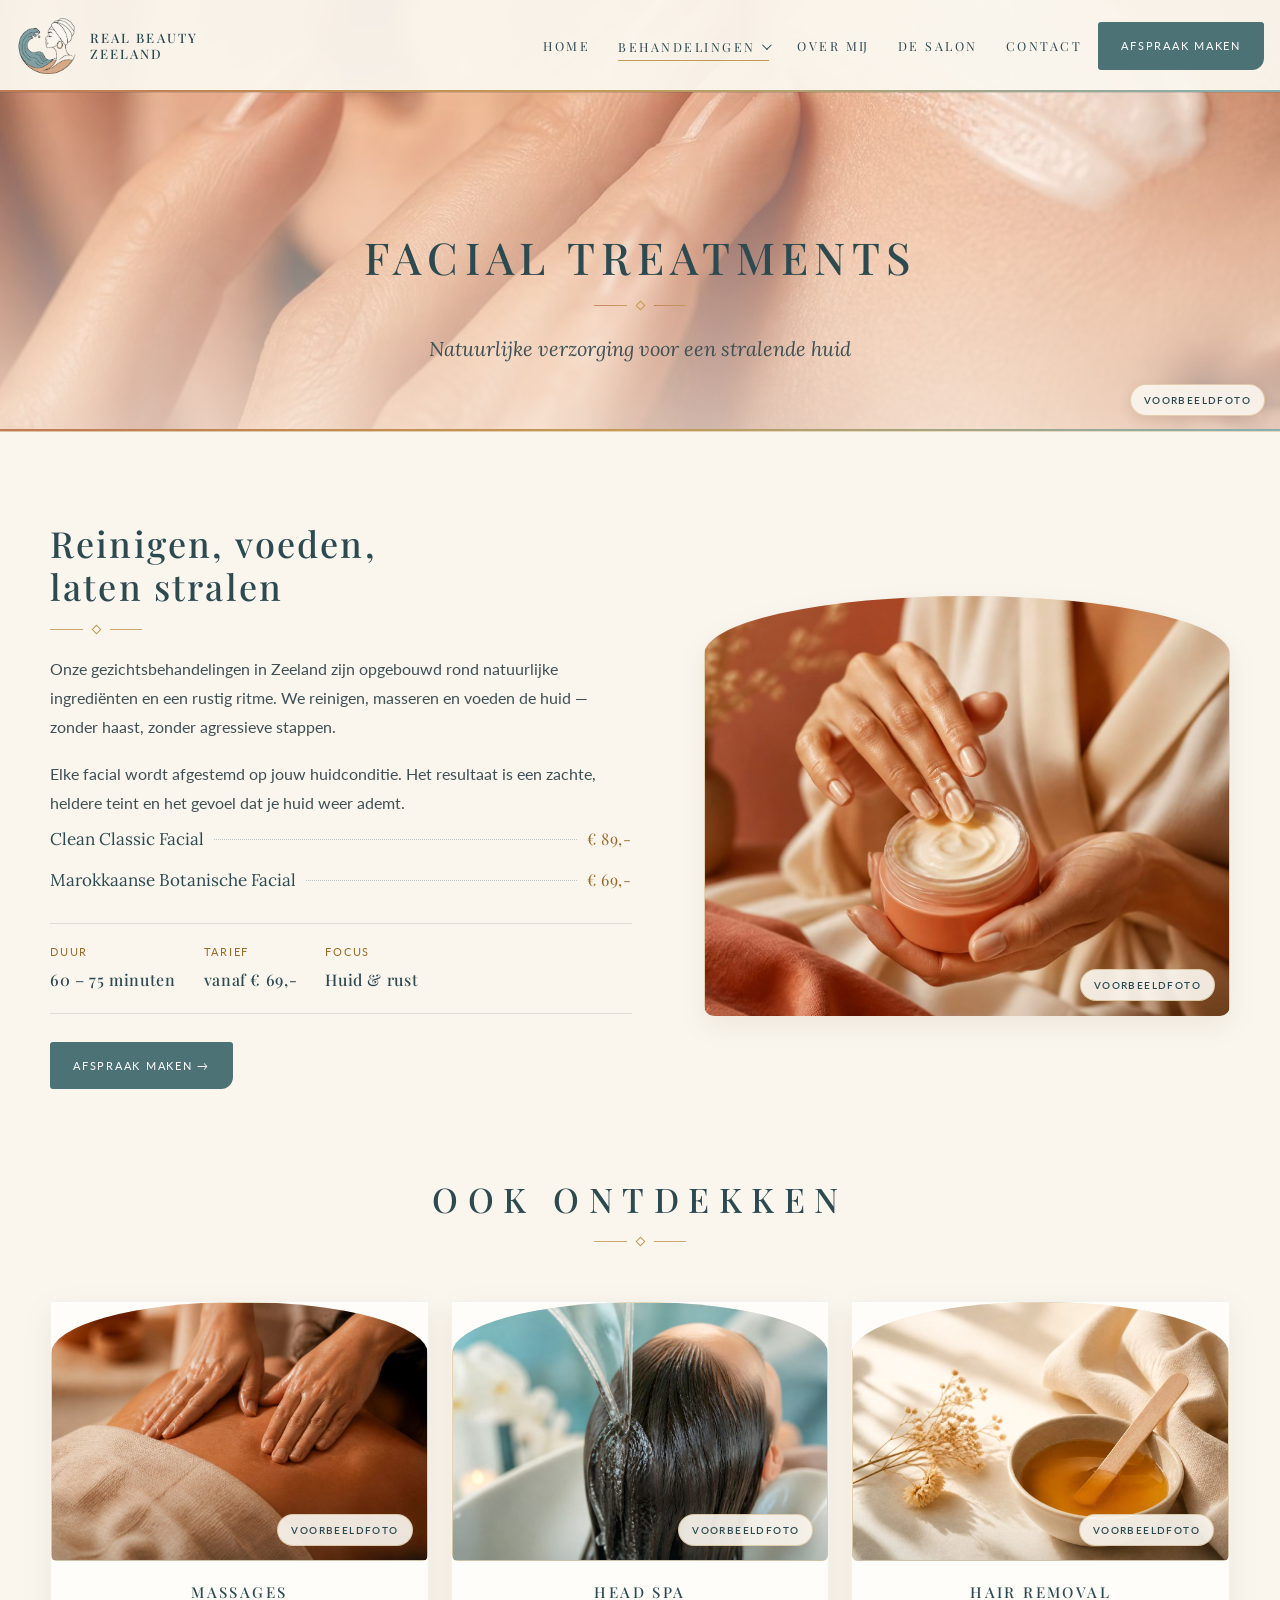
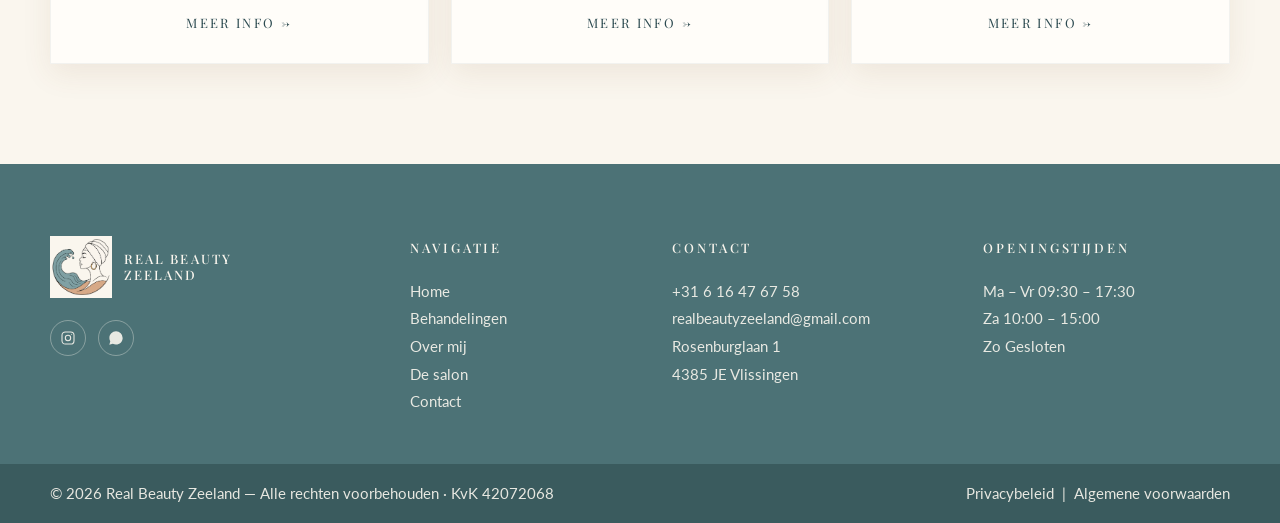
<file: behandelingen/facial-treatments.html>
<!DOCTYPE html>
<html lang="nl">
<head>
  <meta charset="UTF-8">
    <meta name="theme-color" content="#FAF6EE">
  <meta name="robots" content="index, follow">
  <meta name="viewport" content="width=device-width, initial-scale=1, viewport-fit=cover">
  <title>Gezichtsbehandeling Zeeland | Facial Treatments | Real Beauty Zeeland</title>
  <meta name="description" content="Gezichtsbehandeling in Vlissingen met natuurlijke ingrediënten. Facial treatments bij schoonheidssalon Real Beauty Zeeland in Zeeland.">
  <link rel="canonical" href="https://realbeautyzeeland.nl/behandelingen/facial-treatments.html">
  <meta property="og:title" content="Facial Treatments | Real Beauty Zeeland">
  <meta property="og:description" content="Reinigende en verzorgende gezichtsbehandelingen op basis van natuurlijke ingrediënten.">
  <meta property="og:type" content="website">
  <meta property="og:site_name" content="Real Beauty Zeeland">
  <meta name="twitter:card" content="summary_large_image">
  <meta property="og:image" content="https://realbeautyzeeland.nl/images/logo.png">
  <link rel="icon" href="../images/logo.png?v=20260813w" type="image/png">
  <link rel="apple-touch-icon" href="../images/logo.png?v=20260813w">
  <link rel="preconnect" href="https://fonts.googleapis.com">
  <link rel="preconnect" href="https://fonts.gstatic.com" crossorigin>
  <link href="https://fonts.googleapis.com/css2?family=Lora:ital,wght@0,500;0,600;1,500;1,600&family=Lato:wght@300;400&family=Playfair+Display:ital,wght@0,400;0,500;0,600;1,400&display=swap" rel="stylesheet">
  <link rel="stylesheet" href="../css/style.css?v=20260816c">
</head>
<body>
  <header class="site-header solid">
    <div class="header-inner">
      <a class="logo" href="../index.html" aria-label="Real Beauty Zeeland home">
        <img src="../images/logo.png?v=20260813w" alt="Logo Real Beauty Zeeland" width="58" height="58">
        <span class="logo-text">REAL BEAUTY<br>ZEELAND</span>
      </a>
      <nav class="nav" aria-label="Hoofdnavigatie">
        <a href="../index.html">Home</a>
        <div class="nav-drop">
          <button type="button" class="active" aria-expanded="false" aria-haspopup="true">Behandelingen <i class="chevron" aria-hidden="true"></i></button>
          <div class="dropdown">
            <a href="../behandelingen.html">Overzicht</a>
            <a href="massages.html">Massages</a>
            <a href="facial-treatments.html">Facial Treatments</a>
            <a href="head-spa.html">Head Spa</a>
            <a href="hair-removal.html">Hair Removal</a>
          </div>
        </div>
        <a href="../over-mij.html">Over mij</a>
        <a href="../de-salon.html">De salon</a>
        <a href="../contact.html">Contact</a>
              <a class="btn nav-cta" href="../contact.html">Afspraak maken</a>
      </nav>
      <a class="btn header-cta" href="../contact.html">Afspraak maken</a>
      <button class="menu-toggle" type="button" aria-label="Menu openen" aria-expanded="false"><span></span><span></span><span></span></button>
    </div>
  </header>
  <main>
    <section class="page-hero">
      <div class="photo-placeholder photo-placeholder--example">
        <img src="../images/voorbeeld-facial.jpg" alt="Close-up van een gezichtsbehandeling met crème — voorbeeldfoto" loading="lazy" decoding="async">
        <span class="photo-placeholder-badge">Voorbeeldfoto</span>
      </div>
      <div class="container">
        <h1>FACIAL TREATMENTS</h1>
        <div class="ornament" aria-hidden="true"><span></span><i></i><span></span></div>
        <p>Natuurlijke verzorging voor een stralende huid</p>
      </div>
    </section>
    <section class="prose">
      <div class="container prose-grid">
        <div class="prose-copy reveal">
          <h2>Reinigen, voeden, laten stralen</h2>
          <div class="ornament left" aria-hidden="true"><span></span><i></i><span></span></div>
          <p>Onze gezichtsbehandelingen in Zeeland zijn opgebouwd rond natuurlijke ingrediënten en een rustig ritme. We reinigen, masseren en voeden de huid — zonder haast, zonder agressieve stappen.</p>
          <p>Elke facial wordt afgestemd op jouw huidconditie. Het resultaat is een zachte, heldere teint en het gevoel dat je huid weer ademt.</p>
          <ul class="price-list">
            <li><span class="price-name">Clean Classic Facial</span><span class="price-dots" aria-hidden="true"></span><span class="price-amount">€ 89,-</span></li>
            <li><span class="price-name">Marokkaanse Botanische Facial</span><span class="price-dots" aria-hidden="true"></span><span class="price-amount">€ 69,-</span></li>
          </ul>
          <div class="treat-meta">
            <div><span>Duur</span><strong>60 – 75 minuten</strong></div>
            <div><span>Tarief</span><strong>vanaf € 69,-</strong></div>
            <div><span>Focus</span><strong>Huid &amp; rust</strong></div>
          </div>
          <a class="btn" href="../contact.html">Afspraak maken →</a>
        </div>
        <div class="prose-photo reveal d2">
          <div class="photo-placeholder photo-placeholder--example">
            <img src="../images/voorbeeld-verzorging.jpg" alt="Handen die met warme zorg gezichtscrème aanbrengen — voorbeeldfoto" loading="lazy" decoding="async">
            <span class="photo-placeholder-badge">Voorbeeldfoto</span>
          </div>
        </div>
      </div>
    </section>
    <section class="related">
      <div class="container">
        <div class="section-head reveal"><h2>OOK ONTDEKKEN</h2><div class="ornament" aria-hidden="true"><span></span><i></i><span></span></div></div>
        <div class="cards cards-3">
          <article class="card reveal"><div class="card-media"><div class="photo-placeholder photo-placeholder--example"><img src="../images/voorbeeld-massage.jpg" alt="Handen die een ontspannende massage geven met warme olie — voorbeeldfoto" loading="lazy" decoding="async"><span class="photo-placeholder-badge">Voorbeeldfoto</span></div></div><div class="card-body"><h3>MASSAGES</h3><a class="text-link" href="massages.html">Meer info →</a></div></article>
          <article class="card reveal d1"><div class="card-media"><div class="photo-placeholder photo-placeholder--example"><img src="../images/voorbeeld-hoofdhuid.jpg" alt="Warm water dat over het haar stroomt tijdens een head spa — voorbeeldfoto" loading="lazy" decoding="async"><span class="photo-placeholder-badge">Voorbeeldfoto</span></div></div><div class="card-body"><h3>HEAD SPA</h3><a class="text-link" href="head-spa.html">Meer info →</a></div></article>
          <article class="card reveal d2"><div class="card-media"><div class="photo-placeholder photo-placeholder--example"><img src="../images/voorbeeld-ontharing.jpg" alt="Warme wax, houten spatel en linnen doek — voorbeeldfoto" loading="lazy" decoding="async"><span class="photo-placeholder-badge">Voorbeeldfoto</span></div></div><div class="card-body"><h3>HAIR REMOVAL</h3><a class="text-link" href="hair-removal.html">Meer info →</a></div></article>
        </div>
      </div>
    </section>
  </main>
  <footer class="site-footer">
    <div class="container footer-grid">
      <div class="footer-brand">
        <a class="logo" href="../index.html"><img src="../images/logo.png?v=20260813w" alt="Logo Real Beauty Zeeland" width="58" height="58"><span class="logo-text">REAL BEAUTY<br>ZEELAND</span></a>
        <div class="socials">
          <a href="https://www.instagram.com/realbeautyzeeland/" target="_blank" rel="noopener noreferrer" aria-label="Instagram"><svg viewBox="0 0 24 24" fill="none" stroke="currentColor" stroke-width="1.6"><rect x="3" y="3" width="18" height="18" rx="5"/><circle cx="12" cy="12" r="4"/><circle cx="17.5" cy="6.5" r="0.8" fill="currentColor" stroke="none"/></svg></a>
          <a href="https://wa.me/31616476758" target="_blank" rel="noopener noreferrer" aria-label="WhatsApp"><svg viewBox="0 0 24 24" fill="currentColor"><path d="M19.05 4.91A9.82 9.82 0 0 0 12.04 2C6.55 2 2.08 6.46 2.08 11.96c0 1.76.46 3.48 1.34 5L2 22l5.17-1.36a9.9 9.9 0 0 0 4.87 1.24h.01c5.49 0 9.96-4.46 9.96-9.96a9.84 9.84 0 0 0-2.96-7.01z"/></svg></a>
        </div>
      </div>
      <div><h4>Navigatie</h4><ul><li><a href="../index.html">Home</a></li><li><a href="../behandelingen.html">Behandelingen</a></li><li><a href="../over-mij.html">Over mij</a></li><li><a href="../de-salon.html">De salon</a></li><li><a href="../contact.html">Contact</a></li></ul></div>
      <div class="footer-contact"><h4>Contact</h4><p><a href="tel:+31616476758">+31 6 16 47 67 58</a></p><p><a href="mailto:realbeautyzeeland@gmail.com">realbeautyzeeland@gmail.com</a></p><p>Rosenburglaan 1<br>4385 JE Vlissingen</p></div>
      <div><h4>Openingstijden</h4><p>Ma – Vr 09:30 – 17:30</p><p>Za 10:00 – 15:00</p><p>Zo Gesloten</p></div>
    </div>
    <div class="footer-bottom"><div class="container"><p>© 2026 Real Beauty Zeeland — Alle rechten voorbehouden · KvK 42072068</p><p><a href="../privacybeleid.html">Privacybeleid</a> &nbsp;|&nbsp; <a href="../algemene-voorwaarden.html">Algemene voorwaarden</a></p></div></div>
  </footer>
    <a class="wa-float" href="https://wa.me/31616476758" target="_blank" rel="noopener noreferrer" aria-label="WhatsApp">
    <svg viewBox="0 0 24 24" fill="currentColor" aria-hidden="true"><path d="M19.05 4.91A9.82 9.82 0 0 0 12.04 2C6.55 2 2.08 6.46 2.08 11.96c0 1.76.46 3.48 1.34 5L2 22l5.17-1.36a9.9 9.9 0 0 0 4.87 1.24h.01c5.49 0 9.96-4.46 9.96-9.96a9.84 9.84 0 0 0-2.96-7.01zm-7.01 15.27h-.01a8.23 8.23 0 0 1-4.19-1.15l-.3-.18-3.07.8.82-2.99-.2-.31a8.2 8.2 0 0 1-1.26-4.38c0-4.54 3.7-8.24 8.25-8.24 2.2 0 4.27.86 5.82 2.42a8.18 8.18 0 0 1 2.41 5.83c0 4.55-3.7 8.24-8.24 8.24zm4.52-6.16c-.25-.12-1.47-.72-1.7-.81-.23-.08-.39-.12-.56.12-.17.25-.64.8-.79.97-.14.17-.29.19-.54.06-.25-.12-1.05-.39-2-1.23-.74-.66-1.23-1.47-1.38-1.72-.14-.25-.02-.38.11-.51.11-.11.25-.29.37-.43.12-.14.17-.25.25-.41.08-.17.04-.31-.02-.43-.06-.12-.56-1.34-.76-1.84-.2-.48-.4-.42-.56-.42h-.48c-.17 0-.43.06-.66.31-.22.25-.87.85-.87 2.07 0 1.22.89 2.4 1.01 2.56.12.17 1.75 2.67 4.23 3.74.59.26 1.05.41 1.41.52.59.19 1.13.16 1.56.1.48-.07 1.47-.6 1.67-1.18.21-.58.21-1.07.14-1.18-.06-.1-.22-.16-.47-.28z"/></svg>
  </a>
  <a class="mobile-book" href="../contact.html">Afspraak maken</a>
  <script src="../js/main.js?v=20260813s"></script>
</body>
</html>
</file>
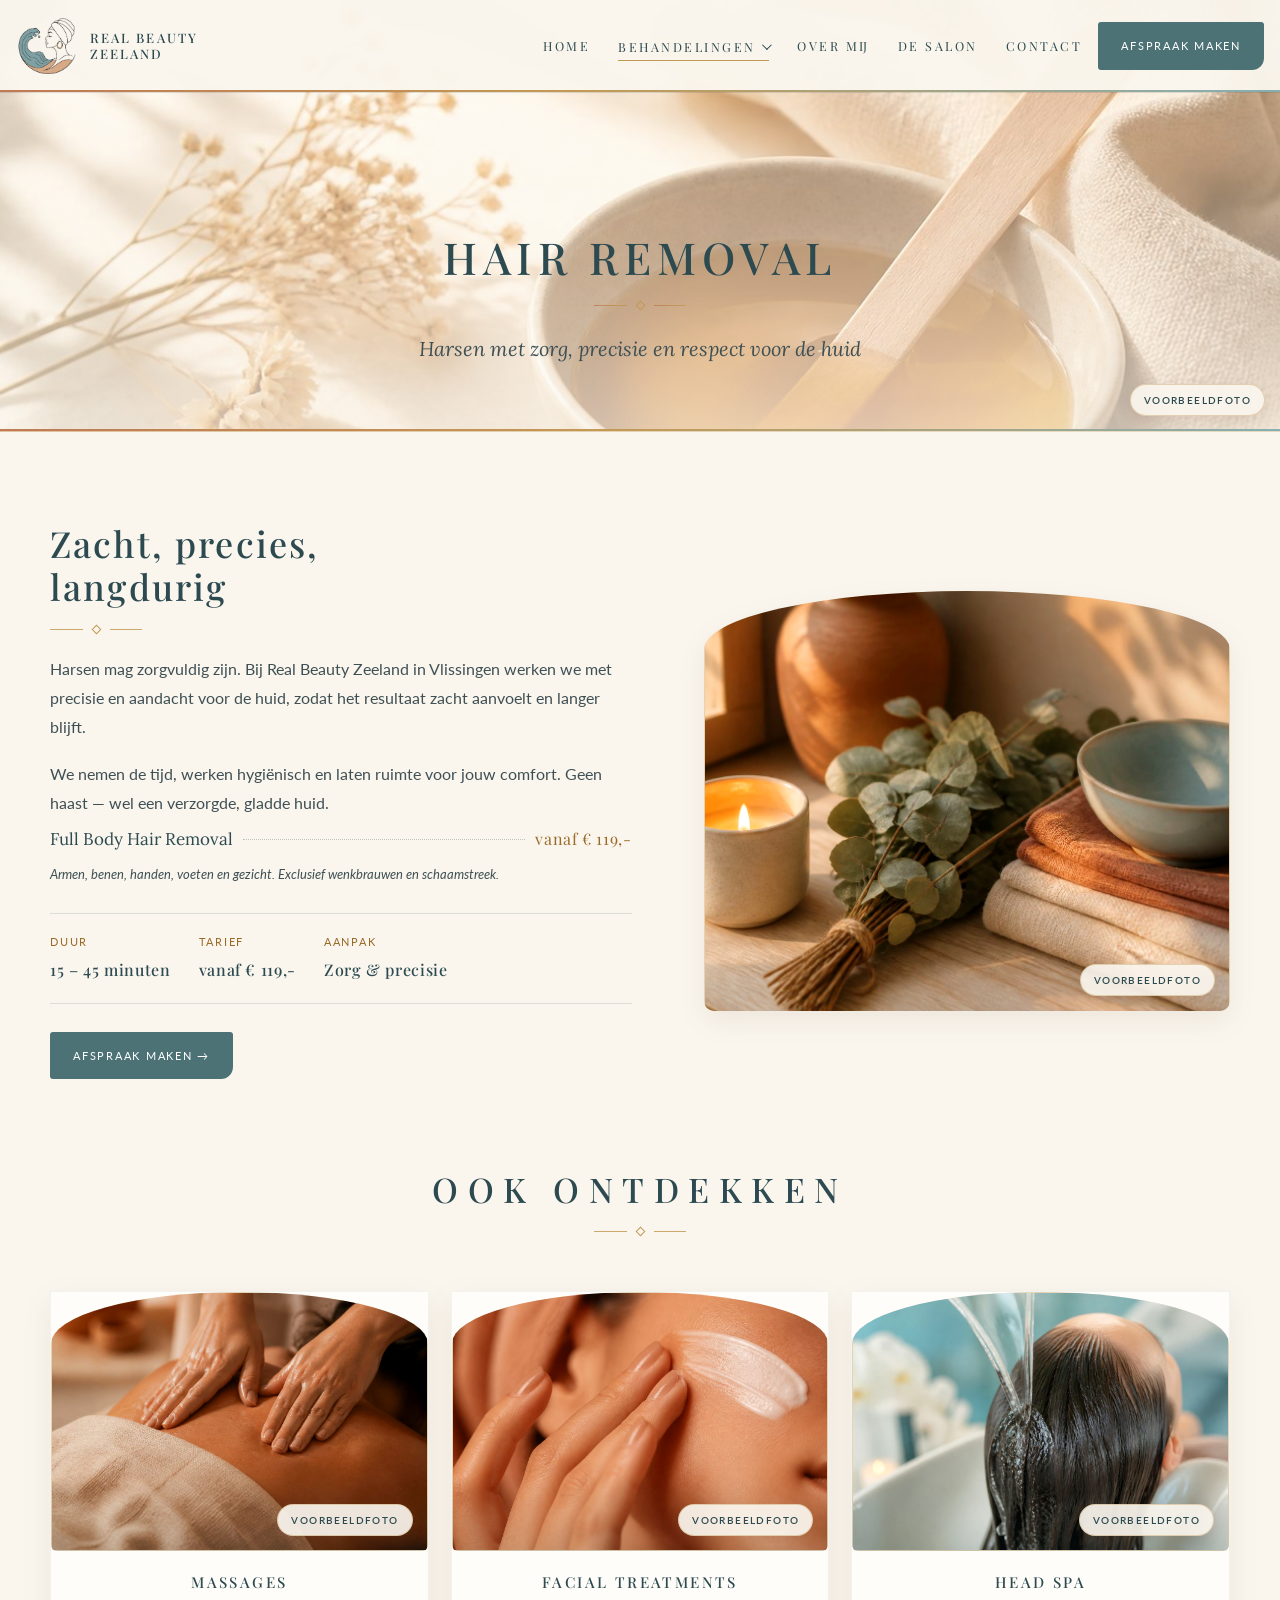
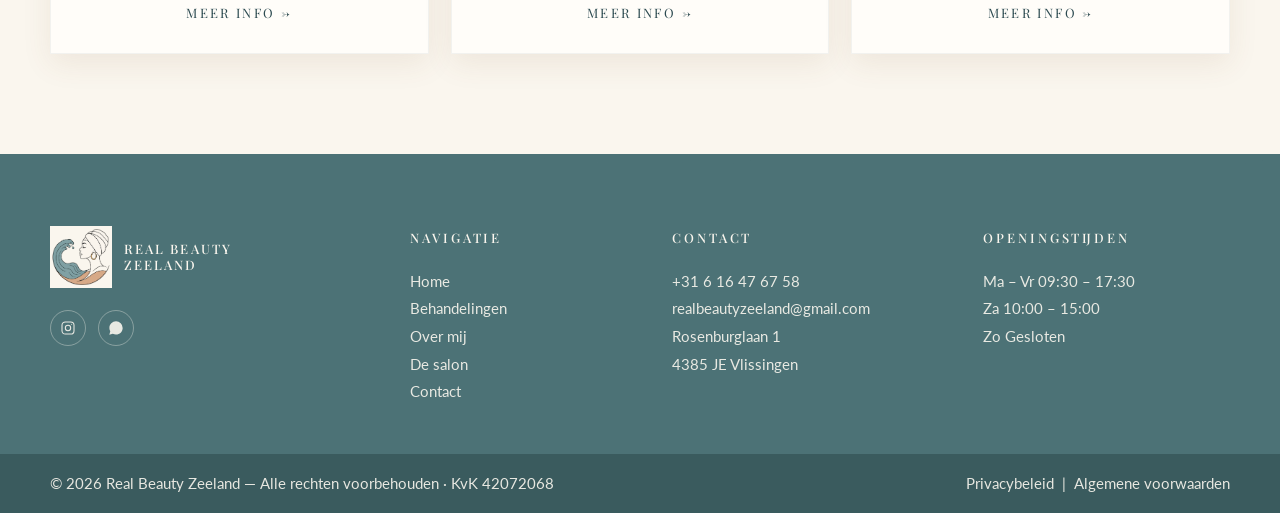
<file: behandelingen/hair-removal.html>
<!DOCTYPE html>
<html lang="nl">
<head>
  <meta charset="UTF-8">
    <meta name="theme-color" content="#FAF6EE">
  <meta name="robots" content="index, follow">
  <meta name="viewport" content="width=device-width, initial-scale=1, viewport-fit=cover">
  <title>Harsen Vlissingen | Hair Removal | Real Beauty Zeeland</title>
  <meta name="description" content="Harsen in Vlissingen met zorg en precisie. Hair removal bij schoonheidssalon Real Beauty Zeeland voor een zachte, langdurige resultaat.">
  <link rel="canonical" href="https://realbeautyzeeland.nl/behandelingen/hair-removal.html">
  <meta property="og:title" content="Hair Removal | Real Beauty Zeeland">
  <meta property="og:description" content="Harsen met zorg en precisie in onze beautysalon in Vlissingen, Zeeland.">
  <meta property="og:type" content="website">
  <meta property="og:site_name" content="Real Beauty Zeeland">
  <meta name="twitter:card" content="summary_large_image">
  <meta property="og:image" content="https://realbeautyzeeland.nl/images/logo.png">
  <link rel="icon" href="../images/logo.png?v=20260813w" type="image/png">
  <link rel="apple-touch-icon" href="../images/logo.png?v=20260813w">
  <link rel="preconnect" href="https://fonts.googleapis.com">
  <link rel="preconnect" href="https://fonts.gstatic.com" crossorigin>
  <link href="https://fonts.googleapis.com/css2?family=Lora:ital,wght@0,500;0,600;1,500;1,600&family=Lato:wght@300;400&family=Playfair+Display:ital,wght@0,400;0,500;0,600;1,400&display=swap" rel="stylesheet">
  <link rel="stylesheet" href="../css/style.css?v=20260816c">
</head>
<body>
  <header class="site-header solid">
    <div class="header-inner">
      <a class="logo" href="../index.html" aria-label="Real Beauty Zeeland home">
        <img src="../images/logo.png?v=20260813w" alt="Logo Real Beauty Zeeland" width="58" height="58">
        <span class="logo-text">REAL BEAUTY<br>ZEELAND</span>
      </a>
      <nav class="nav" aria-label="Hoofdnavigatie">
        <a href="../index.html">Home</a>
        <div class="nav-drop">
          <button type="button" class="active" aria-expanded="false" aria-haspopup="true">Behandelingen <i class="chevron" aria-hidden="true"></i></button>
          <div class="dropdown">
            <a href="../behandelingen.html">Overzicht</a>
            <a href="massages.html">Massages</a>
            <a href="facial-treatments.html">Facial Treatments</a>
            <a href="head-spa.html">Head Spa</a>
            <a href="hair-removal.html">Hair Removal</a>
          </div>
        </div>
        <a href="../over-mij.html">Over mij</a>
        <a href="../de-salon.html">De salon</a>
        <a href="../contact.html">Contact</a>
              <a class="btn nav-cta" href="../contact.html">Afspraak maken</a>
      </nav>
      <a class="btn header-cta" href="../contact.html">Afspraak maken</a>
      <button class="menu-toggle" type="button" aria-label="Menu openen" aria-expanded="false"><span></span><span></span><span></span></button>
    </div>
  </header>
  <main>
    <section class="page-hero">
      <div class="photo-placeholder photo-placeholder--example">
        <img src="../images/voorbeeld-ontharing.jpg" alt="Warme wax, houten spatel en linnen doek — voorbeeldfoto" loading="lazy" decoding="async">
        <span class="photo-placeholder-badge">Voorbeeldfoto</span>
      </div>
      <div class="container">
        <h1>HAIR REMOVAL</h1>
        <div class="ornament" aria-hidden="true"><span></span><i></i><span></span></div>
        <p>Harsen met zorg, precisie en respect voor de huid</p>
      </div>
    </section>
    <section class="prose">
      <div class="container prose-grid">
        <div class="prose-copy reveal">
          <h2>Zacht, precies, langdurig</h2>
          <div class="ornament left" aria-hidden="true"><span></span><i></i><span></span></div>
          <p>Harsen mag zorgvuldig zijn. Bij Real Beauty Zeeland in Vlissingen werken we met precisie en aandacht voor de huid, zodat het resultaat zacht aanvoelt en langer blijft.</p>
          <p>We nemen de tijd, werken hygiënisch en laten ruimte voor jouw comfort. Geen haast — wel een verzorgde, gladde huid.</p>
          <ul class="price-list">
            <li><span class="price-name">Full Body Hair Removal</span><span class="price-dots" aria-hidden="true"></span><span class="price-amount">vanaf € 119,-</span></li>
          </ul>
          <p class="price-note">Armen, benen, handen, voeten en gezicht. Exclusief wenkbrauwen en schaamstreek.</p>
          <div class="treat-meta">
            <div><span>Duur</span><strong>15 – 45 minuten</strong></div>
            <div><span>Tarief</span><strong>vanaf € 119,-</strong></div>
            <div><span>Aanpak</span><strong>Zorg &amp; precisie</strong></div>
          </div>
          <a class="btn" href="../contact.html">Afspraak maken →</a>
        </div>
        <div class="prose-photo reveal d2">
          <div class="photo-placeholder photo-placeholder--example">
            <img src="../images/voorbeeld-sfeer.jpg" alt="Kaars, linnen handdoeken en natuurlijke materialen — voorbeeldfoto" loading="lazy" decoding="async">
            <span class="photo-placeholder-badge">Voorbeeldfoto</span>
          </div>
        </div>
      </div>
    </section>
    <section class="related">
      <div class="container">
        <div class="section-head reveal"><h2>OOK ONTDEKKEN</h2><div class="ornament" aria-hidden="true"><span></span><i></i><span></span></div></div>
        <div class="cards cards-3">
          <article class="card reveal"><div class="card-media"><div class="photo-placeholder photo-placeholder--example"><img src="../images/voorbeeld-massage.jpg" alt="Handen die een ontspannende massage geven met warme olie — voorbeeldfoto" loading="lazy" decoding="async"><span class="photo-placeholder-badge">Voorbeeldfoto</span></div></div><div class="card-body"><h3>MASSAGES</h3><a class="text-link" href="massages.html">Meer info →</a></div></article>
          <article class="card reveal d1"><div class="card-media"><div class="photo-placeholder photo-placeholder--example"><img src="../images/voorbeeld-facial.jpg" alt="Close-up van een gezichtsbehandeling met crème — voorbeeldfoto" loading="lazy" decoding="async"><span class="photo-placeholder-badge">Voorbeeldfoto</span></div></div><div class="card-body"><h3>FACIAL TREATMENTS</h3><a class="text-link" href="facial-treatments.html">Meer info →</a></div></article>
          <article class="card reveal d2"><div class="card-media"><div class="photo-placeholder photo-placeholder--example"><img src="../images/voorbeeld-hoofdhuid.jpg" alt="Warm water dat over het haar stroomt tijdens een head spa — voorbeeldfoto" loading="lazy" decoding="async"><span class="photo-placeholder-badge">Voorbeeldfoto</span></div></div><div class="card-body"><h3>HEAD SPA</h3><a class="text-link" href="head-spa.html">Meer info →</a></div></article>
        </div>
      </div>
    </section>
  </main>
  <footer class="site-footer">
    <div class="container footer-grid">
      <div class="footer-brand">
        <a class="logo" href="../index.html"><img src="../images/logo.png?v=20260813w" alt="Logo Real Beauty Zeeland" width="58" height="58"><span class="logo-text">REAL BEAUTY<br>ZEELAND</span></a>
        <div class="socials">
          <a href="https://www.instagram.com/realbeautyzeeland/" target="_blank" rel="noopener noreferrer" aria-label="Instagram"><svg viewBox="0 0 24 24" fill="none" stroke="currentColor" stroke-width="1.6"><rect x="3" y="3" width="18" height="18" rx="5"/><circle cx="12" cy="12" r="4"/><circle cx="17.5" cy="6.5" r="0.8" fill="currentColor" stroke="none"/></svg></a>
          <a href="https://wa.me/31616476758" target="_blank" rel="noopener noreferrer" aria-label="WhatsApp"><svg viewBox="0 0 24 24" fill="currentColor"><path d="M19.05 4.91A9.82 9.82 0 0 0 12.04 2C6.55 2 2.08 6.46 2.08 11.96c0 1.76.46 3.48 1.34 5L2 22l5.17-1.36a9.9 9.9 0 0 0 4.87 1.24h.01c5.49 0 9.96-4.46 9.96-9.96a9.84 9.84 0 0 0-2.96-7.01z"/></svg></a>
        </div>
      </div>
      <div><h4>Navigatie</h4><ul><li><a href="../index.html">Home</a></li><li><a href="../behandelingen.html">Behandelingen</a></li><li><a href="../over-mij.html">Over mij</a></li><li><a href="../de-salon.html">De salon</a></li><li><a href="../contact.html">Contact</a></li></ul></div>
      <div class="footer-contact"><h4>Contact</h4><p><a href="tel:+31616476758">+31 6 16 47 67 58</a></p><p><a href="mailto:realbeautyzeeland@gmail.com">realbeautyzeeland@gmail.com</a></p><p>Rosenburglaan 1<br>4385 JE Vlissingen</p></div>
      <div><h4>Openingstijden</h4><p>Ma – Vr 09:30 – 17:30</p><p>Za 10:00 – 15:00</p><p>Zo Gesloten</p></div>
    </div>
    <div class="footer-bottom"><div class="container"><p>© 2026 Real Beauty Zeeland — Alle rechten voorbehouden · KvK 42072068</p><p><a href="../privacybeleid.html">Privacybeleid</a> &nbsp;|&nbsp; <a href="../algemene-voorwaarden.html">Algemene voorwaarden</a></p></div></div>
  </footer>
    <a class="wa-float" href="https://wa.me/31616476758" target="_blank" rel="noopener noreferrer" aria-label="WhatsApp">
    <svg viewBox="0 0 24 24" fill="currentColor" aria-hidden="true"><path d="M19.05 4.91A9.82 9.82 0 0 0 12.04 2C6.55 2 2.08 6.46 2.08 11.96c0 1.76.46 3.48 1.34 5L2 22l5.17-1.36a9.9 9.9 0 0 0 4.87 1.24h.01c5.49 0 9.96-4.46 9.96-9.96a9.84 9.84 0 0 0-2.96-7.01zm-7.01 15.27h-.01a8.23 8.23 0 0 1-4.19-1.15l-.3-.18-3.07.8.82-2.99-.2-.31a8.2 8.2 0 0 1-1.26-4.38c0-4.54 3.7-8.24 8.25-8.24 2.2 0 4.27.86 5.82 2.42a8.18 8.18 0 0 1 2.41 5.83c0 4.55-3.7 8.24-8.24 8.24zm4.52-6.16c-.25-.12-1.47-.72-1.7-.81-.23-.08-.39-.12-.56.12-.17.25-.64.8-.79.97-.14.17-.29.19-.54.06-.25-.12-1.05-.39-2-1.23-.74-.66-1.23-1.47-1.38-1.72-.14-.25-.02-.38.11-.51.11-.11.25-.29.37-.43.12-.14.17-.25.25-.41.08-.17.04-.31-.02-.43-.06-.12-.56-1.34-.76-1.84-.2-.48-.4-.42-.56-.42h-.48c-.17 0-.43.06-.66.31-.22.25-.87.85-.87 2.07 0 1.22.89 2.4 1.01 2.56.12.17 1.75 2.67 4.23 3.74.59.26 1.05.41 1.41.52.59.19 1.13.16 1.56.1.48-.07 1.47-.6 1.67-1.18.21-.58.21-1.07.14-1.18-.06-.1-.22-.16-.47-.28z"/></svg>
  </a>
  <a class="mobile-book" href="../contact.html">Afspraak maken</a>
  <script src="../js/main.js?v=20260813s"></script>
</body>
</html>
</file>
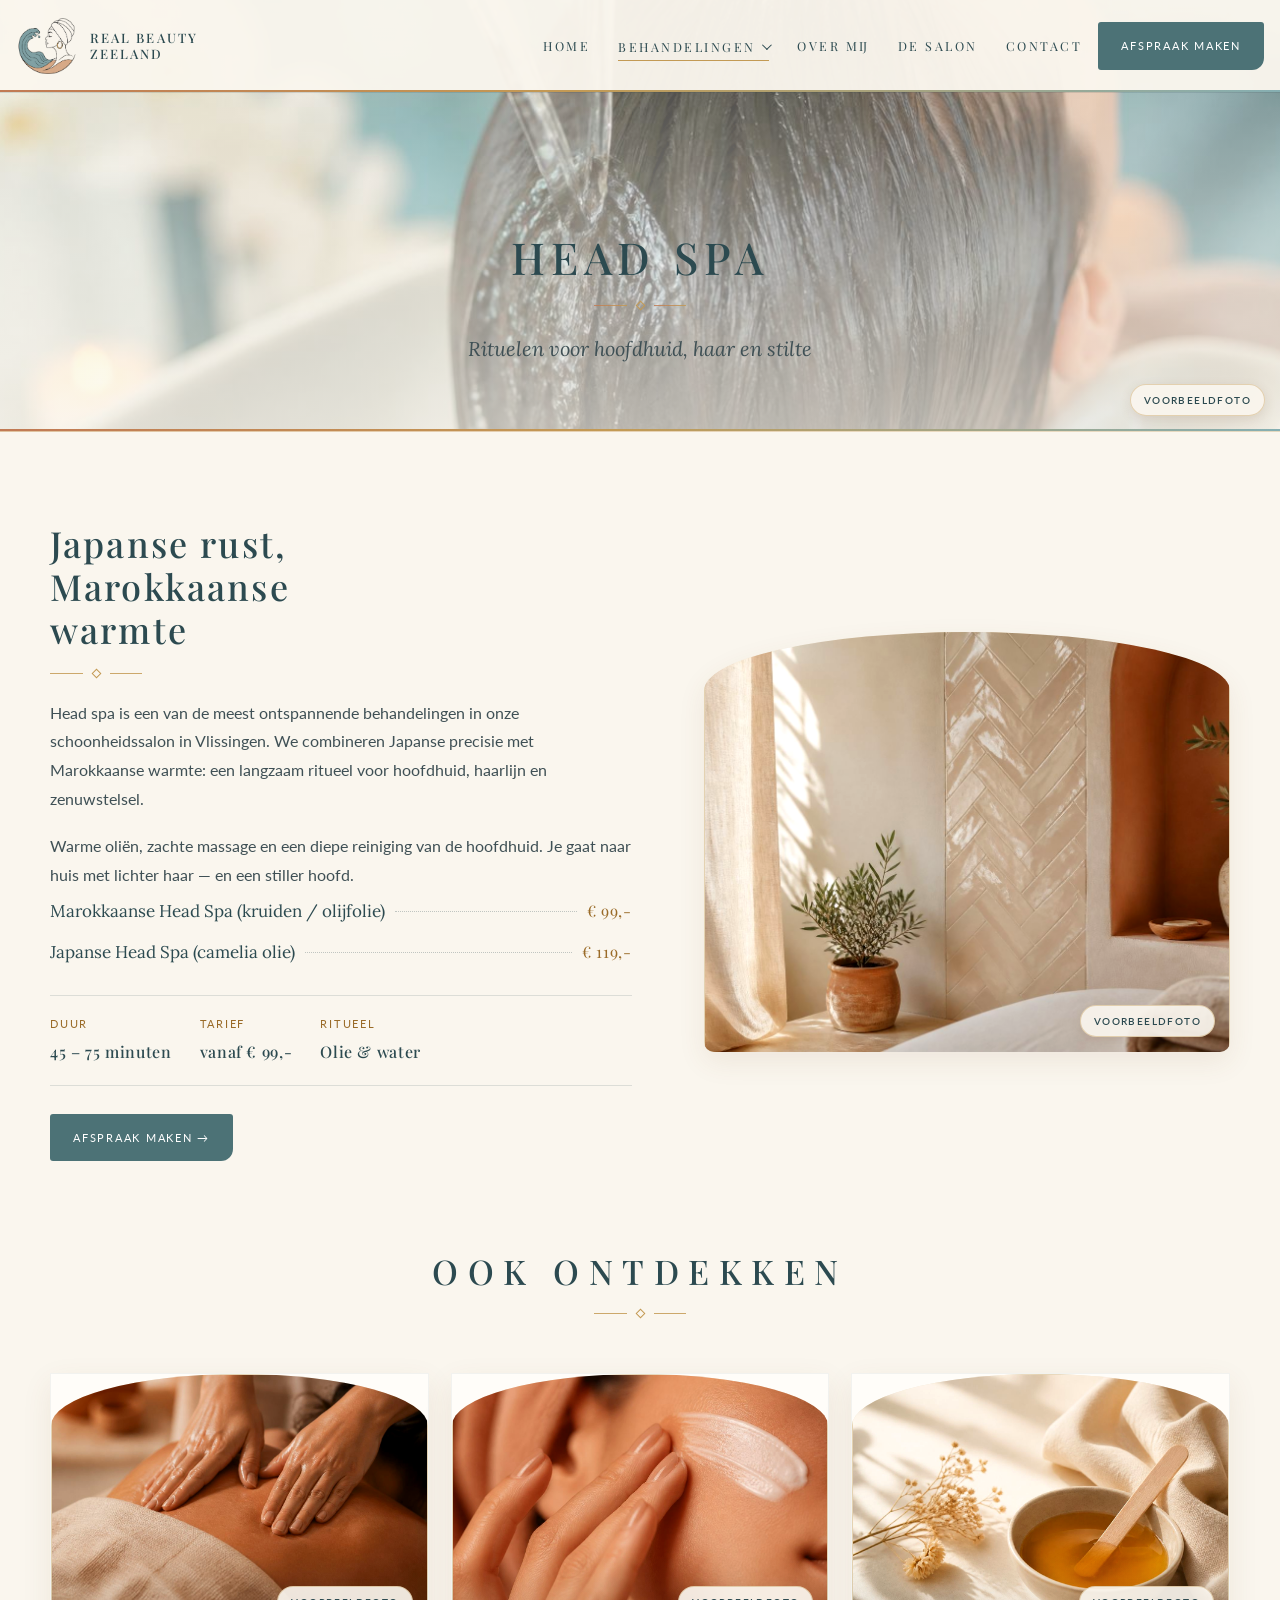
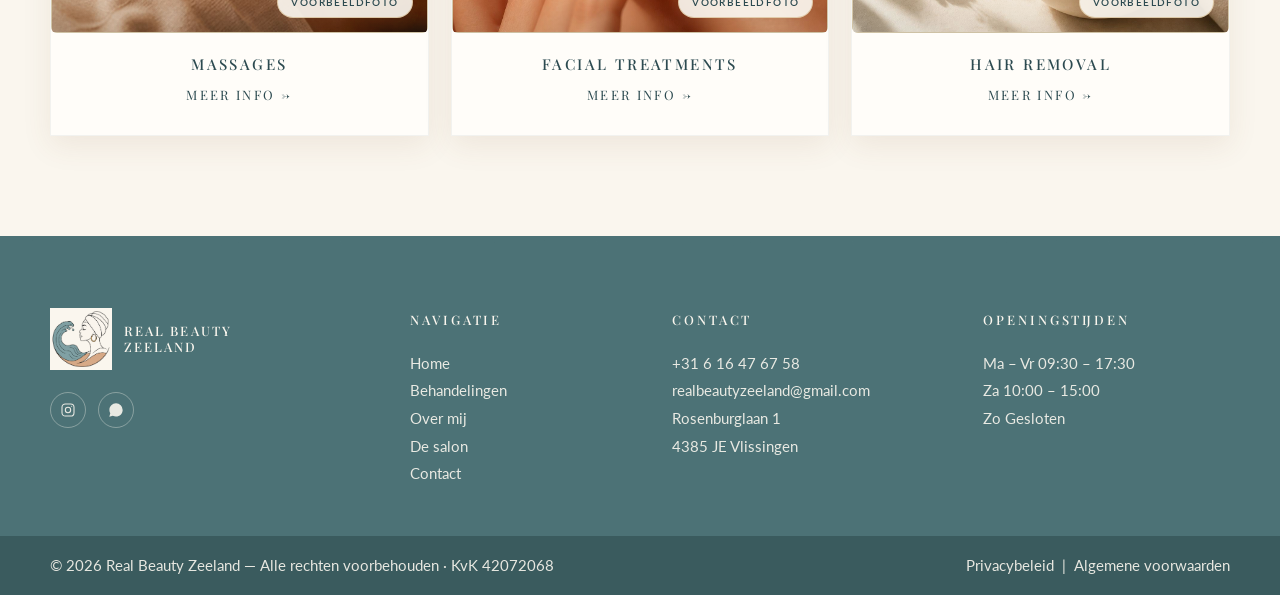
<file: behandelingen/head-spa.html>
<!DOCTYPE html>
<html lang="nl">
<head>
  <meta charset="UTF-8">
    <meta name="theme-color" content="#FAF6EE">
  <meta name="robots" content="index, follow">
  <meta name="viewport" content="width=device-width, initial-scale=1, viewport-fit=cover">
  <title>Head Spa Vlissingen | Real Beauty Zeeland</title>
  <meta name="description" content="Head spa in Vlissingen: Japanse en Marokkaanse rituelen voor een gezonde hoofdhuid en diepe ontspanning bij Real Beauty Zeeland.">
  <link rel="canonical" href="https://realbeautyzeeland.nl/behandelingen/head-spa.html">
  <meta property="og:title" content="Head Spa | Real Beauty Zeeland">
  <meta property="og:description" content="Japanse en Marokkaanse rituelen voor hoofdhuid en diepe ontspanning in Zeeland.">
  <meta property="og:type" content="website">
  <meta property="og:site_name" content="Real Beauty Zeeland">
  <meta name="twitter:card" content="summary_large_image">
  <meta property="og:image" content="https://realbeautyzeeland.nl/images/logo.png">
  <link rel="icon" href="../images/logo.png?v=20260813w" type="image/png">
  <link rel="apple-touch-icon" href="../images/logo.png?v=20260813w">
  <link rel="preconnect" href="https://fonts.googleapis.com">
  <link rel="preconnect" href="https://fonts.gstatic.com" crossorigin>
  <link href="https://fonts.googleapis.com/css2?family=Lora:ital,wght@0,500;0,600;1,500;1,600&family=Lato:wght@300;400&family=Playfair+Display:ital,wght@0,400;0,500;0,600;1,400&display=swap" rel="stylesheet">
  <link rel="stylesheet" href="../css/style.css?v=20260816c">
</head>
<body>
  <header class="site-header solid">
    <div class="header-inner">
      <a class="logo" href="../index.html" aria-label="Real Beauty Zeeland home">
        <img src="../images/logo.png?v=20260813w" alt="Logo Real Beauty Zeeland" width="58" height="58">
        <span class="logo-text">REAL BEAUTY<br>ZEELAND</span>
      </a>
      <nav class="nav" aria-label="Hoofdnavigatie">
        <a href="../index.html">Home</a>
        <div class="nav-drop">
          <button type="button" class="active" aria-expanded="false" aria-haspopup="true">Behandelingen <i class="chevron" aria-hidden="true"></i></button>
          <div class="dropdown">
            <a href="../behandelingen.html">Overzicht</a>
            <a href="massages.html">Massages</a>
            <a href="facial-treatments.html">Facial Treatments</a>
            <a href="head-spa.html">Head Spa</a>
            <a href="hair-removal.html">Hair Removal</a>
          </div>
        </div>
        <a href="../over-mij.html">Over mij</a>
        <a href="../de-salon.html">De salon</a>
        <a href="../contact.html">Contact</a>
              <a class="btn nav-cta" href="../contact.html">Afspraak maken</a>
      </nav>
      <a class="btn header-cta" href="../contact.html">Afspraak maken</a>
      <button class="menu-toggle" type="button" aria-label="Menu openen" aria-expanded="false"><span></span><span></span><span></span></button>
    </div>
  </header>
  <main>
    <section class="page-hero">
      <div class="photo-placeholder photo-placeholder--example">
        <img src="../images/voorbeeld-hoofdhuid.jpg" alt="Warm water dat over het haar stroomt tijdens een head spa — voorbeeldfoto" loading="lazy" decoding="async">
        <span class="photo-placeholder-badge">Voorbeeldfoto</span>
      </div>
      <div class="container">
        <h1>HEAD SPA</h1>
        <div class="ornament" aria-hidden="true"><span></span><i></i><span></span></div>
        <p>Rituelen voor hoofdhuid, haar en stilte</p>
      </div>
    </section>
    <section class="prose">
      <div class="container prose-grid">
        <div class="prose-copy reveal">
          <h2>Japanse rust, Marokkaanse warmte</h2>
          <div class="ornament left" aria-hidden="true"><span></span><i></i><span></span></div>
          <p>Head spa is een van de meest ontspannende behandelingen in onze schoonheidssalon in Vlissingen. We combineren Japanse precisie met Marokkaanse warmte: een langzaam ritueel voor hoofdhuid, haarlijn en zenuwstelsel.</p>
          <p>Warme oliën, zachte massage en een diepe reiniging van de hoofdhuid. Je gaat naar huis met lichter haar — en een stiller hoofd.</p>
          <ul class="price-list">
            <li><span class="price-name">Marokkaanse Head Spa (kruiden / olijfolie)</span><span class="price-dots" aria-hidden="true"></span><span class="price-amount">€ 99,-</span></li>
            <li><span class="price-name">Japanse Head Spa (camelia olie)</span><span class="price-dots" aria-hidden="true"></span><span class="price-amount">€ 119,-</span></li>
          </ul>
          <div class="treat-meta">
            <div><span>Duur</span><strong>45 – 75 minuten</strong></div>
            <div><span>Tarief</span><strong>vanaf € 99,-</strong></div>
            <div><span>Ritueel</span><strong>Olie &amp; water</strong></div>
          </div>
          <a class="btn" href="../contact.html">Afspraak maken →</a>
        </div>
        <div class="prose-photo reveal d2">
          <div class="photo-placeholder photo-placeholder--example">
            <img src="../images/voorbeeld-salon.jpg" alt="Natuurlijke materialen en Marokkaanse tegeldetail in de salon — voorbeeldfoto" loading="lazy" decoding="async">
            <span class="photo-placeholder-badge">Voorbeeldfoto</span>
          </div>
        </div>
      </div>
    </section>
    <section class="related">
      <div class="container">
        <div class="section-head reveal"><h2>OOK ONTDEKKEN</h2><div class="ornament" aria-hidden="true"><span></span><i></i><span></span></div></div>
        <div class="cards cards-3">
          <article class="card reveal"><div class="card-media"><div class="photo-placeholder photo-placeholder--example"><img src="../images/voorbeeld-massage.jpg" alt="Handen die een ontspannende massage geven met warme olie — voorbeeldfoto" loading="lazy" decoding="async"><span class="photo-placeholder-badge">Voorbeeldfoto</span></div></div><div class="card-body"><h3>MASSAGES</h3><a class="text-link" href="massages.html">Meer info →</a></div></article>
          <article class="card reveal d1"><div class="card-media"><div class="photo-placeholder photo-placeholder--example"><img src="../images/voorbeeld-facial.jpg" alt="Close-up van een gezichtsbehandeling met crème — voorbeeldfoto" loading="lazy" decoding="async"><span class="photo-placeholder-badge">Voorbeeldfoto</span></div></div><div class="card-body"><h3>FACIAL TREATMENTS</h3><a class="text-link" href="facial-treatments.html">Meer info →</a></div></article>
          <article class="card reveal d2"><div class="card-media"><div class="photo-placeholder photo-placeholder--example"><img src="../images/voorbeeld-ontharing.jpg" alt="Warme wax, houten spatel en linnen doek — voorbeeldfoto" loading="lazy" decoding="async"><span class="photo-placeholder-badge">Voorbeeldfoto</span></div></div><div class="card-body"><h3>HAIR REMOVAL</h3><a class="text-link" href="hair-removal.html">Meer info →</a></div></article>
        </div>
      </div>
    </section>
  </main>
  <footer class="site-footer">
    <div class="container footer-grid">
      <div class="footer-brand">
        <a class="logo" href="../index.html"><img src="../images/logo.png?v=20260813w" alt="Logo Real Beauty Zeeland" width="58" height="58"><span class="logo-text">REAL BEAUTY<br>ZEELAND</span></a>
        <div class="socials">
          <a href="https://www.instagram.com/realbeautyzeeland/" target="_blank" rel="noopener noreferrer" aria-label="Instagram"><svg viewBox="0 0 24 24" fill="none" stroke="currentColor" stroke-width="1.6"><rect x="3" y="3" width="18" height="18" rx="5"/><circle cx="12" cy="12" r="4"/><circle cx="17.5" cy="6.5" r="0.8" fill="currentColor" stroke="none"/></svg></a>
          <a href="https://wa.me/31616476758" target="_blank" rel="noopener noreferrer" aria-label="WhatsApp"><svg viewBox="0 0 24 24" fill="currentColor"><path d="M19.05 4.91A9.82 9.82 0 0 0 12.04 2C6.55 2 2.08 6.46 2.08 11.96c0 1.76.46 3.48 1.34 5L2 22l5.17-1.36a9.9 9.9 0 0 0 4.87 1.24h.01c5.49 0 9.96-4.46 9.96-9.96a9.84 9.84 0 0 0-2.96-7.01z"/></svg></a>
        </div>
      </div>
      <div><h4>Navigatie</h4><ul><li><a href="../index.html">Home</a></li><li><a href="../behandelingen.html">Behandelingen</a></li><li><a href="../over-mij.html">Over mij</a></li><li><a href="../de-salon.html">De salon</a></li><li><a href="../contact.html">Contact</a></li></ul></div>
      <div class="footer-contact"><h4>Contact</h4><p><a href="tel:+31616476758">+31 6 16 47 67 58</a></p><p><a href="mailto:realbeautyzeeland@gmail.com">realbeautyzeeland@gmail.com</a></p><p>Rosenburglaan 1<br>4385 JE Vlissingen</p></div>
      <div><h4>Openingstijden</h4><p>Ma – Vr 09:30 – 17:30</p><p>Za 10:00 – 15:00</p><p>Zo Gesloten</p></div>
    </div>
    <div class="footer-bottom"><div class="container"><p>© 2026 Real Beauty Zeeland — Alle rechten voorbehouden · KvK 42072068</p><p><a href="../privacybeleid.html">Privacybeleid</a> &nbsp;|&nbsp; <a href="../algemene-voorwaarden.html">Algemene voorwaarden</a></p></div></div>
  </footer>
    <a class="wa-float" href="https://wa.me/31616476758" target="_blank" rel="noopener noreferrer" aria-label="WhatsApp">
    <svg viewBox="0 0 24 24" fill="currentColor" aria-hidden="true"><path d="M19.05 4.91A9.82 9.82 0 0 0 12.04 2C6.55 2 2.08 6.46 2.08 11.96c0 1.76.46 3.48 1.34 5L2 22l5.17-1.36a9.9 9.9 0 0 0 4.87 1.24h.01c5.49 0 9.96-4.46 9.96-9.96a9.84 9.84 0 0 0-2.96-7.01zm-7.01 15.27h-.01a8.23 8.23 0 0 1-4.19-1.15l-.3-.18-3.07.8.82-2.99-.2-.31a8.2 8.2 0 0 1-1.26-4.38c0-4.54 3.7-8.24 8.25-8.24 2.2 0 4.27.86 5.82 2.42a8.18 8.18 0 0 1 2.41 5.83c0 4.55-3.7 8.24-8.24 8.24zm4.52-6.16c-.25-.12-1.47-.72-1.7-.81-.23-.08-.39-.12-.56.12-.17.25-.64.8-.79.97-.14.17-.29.19-.54.06-.25-.12-1.05-.39-2-1.23-.74-.66-1.23-1.47-1.38-1.72-.14-.25-.02-.38.11-.51.11-.11.25-.29.37-.43.12-.14.17-.25.25-.41.08-.17.04-.31-.02-.43-.06-.12-.56-1.34-.76-1.84-.2-.48-.4-.42-.56-.42h-.48c-.17 0-.43.06-.66.31-.22.25-.87.85-.87 2.07 0 1.22.89 2.4 1.01 2.56.12.17 1.75 2.67 4.23 3.74.59.26 1.05.41 1.41.52.59.19 1.13.16 1.56.1.48-.07 1.47-.6 1.67-1.18.21-.58.21-1.07.14-1.18-.06-.1-.22-.16-.47-.28z"/></svg>
  </a>
  <a class="mobile-book" href="../contact.html">Afspraak maken</a>
  <script src="../js/main.js?v=20260813s"></script>
</body>
</html>
</file>
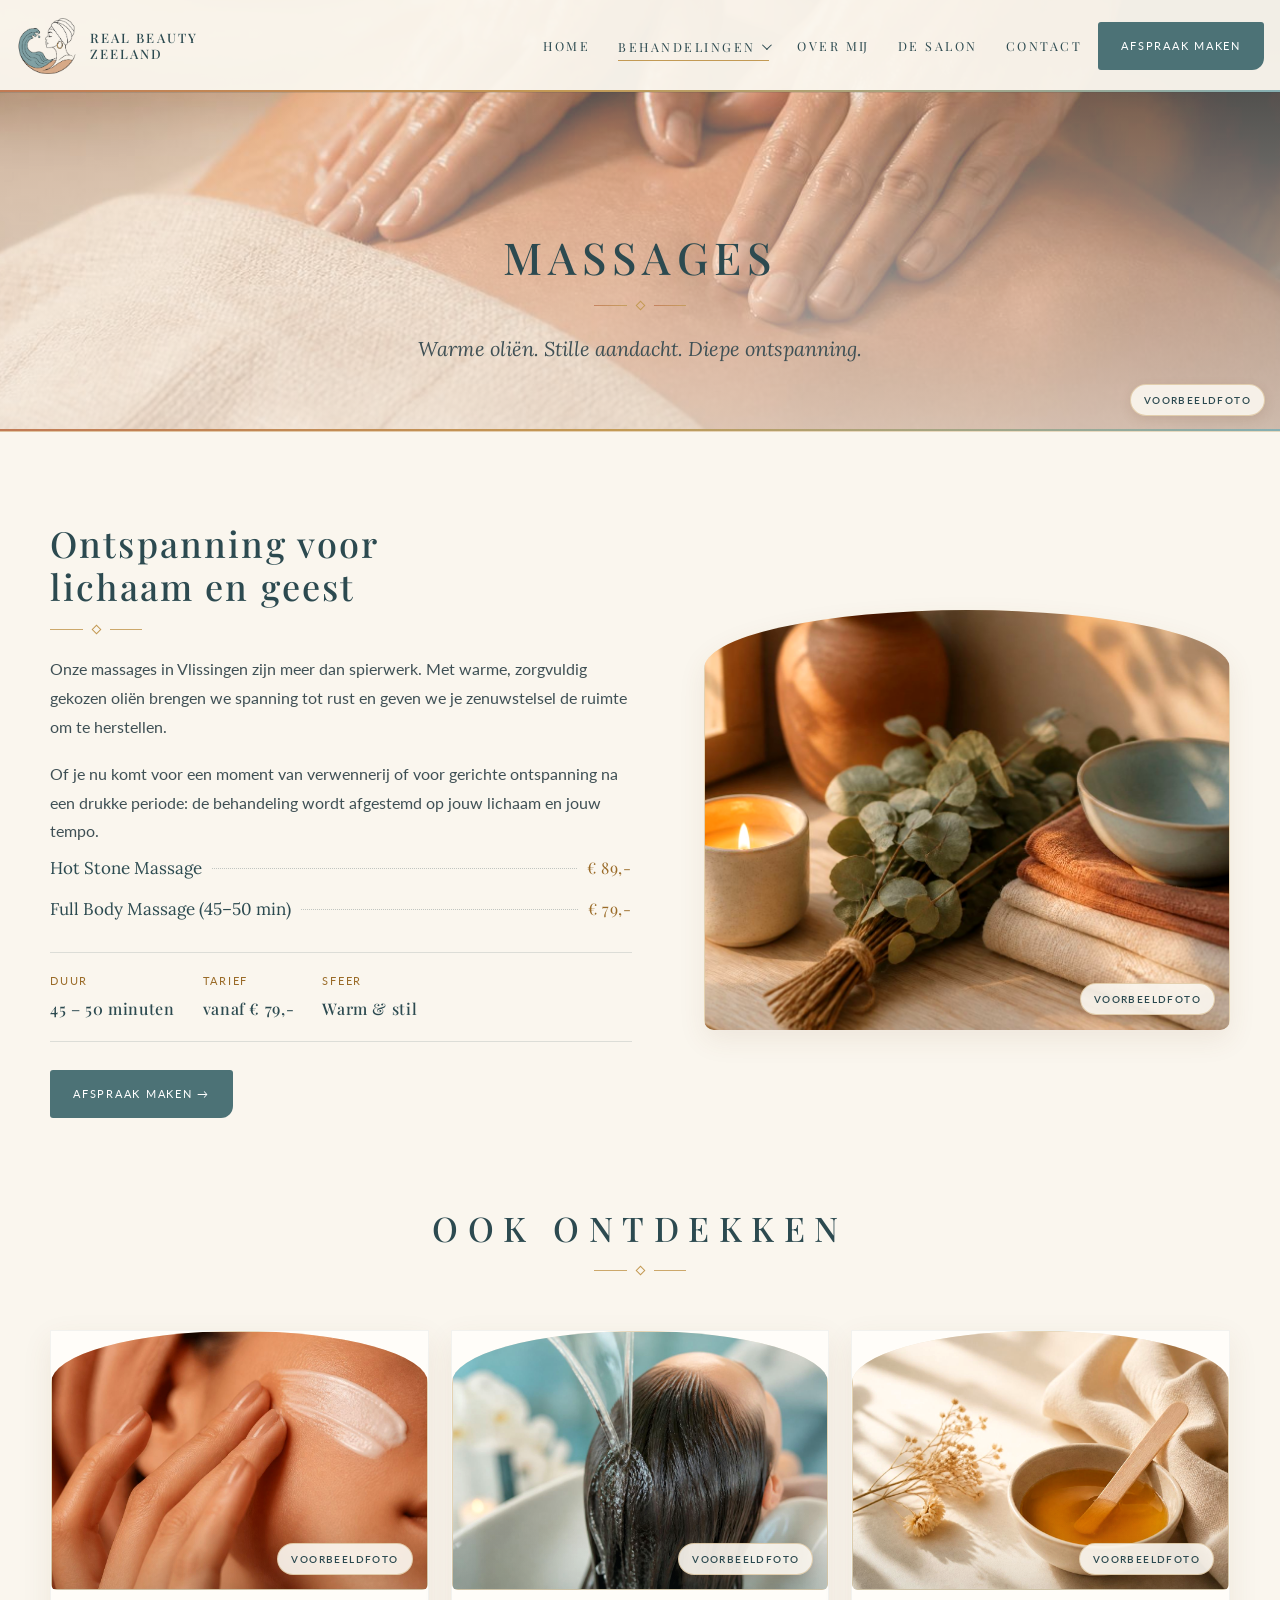
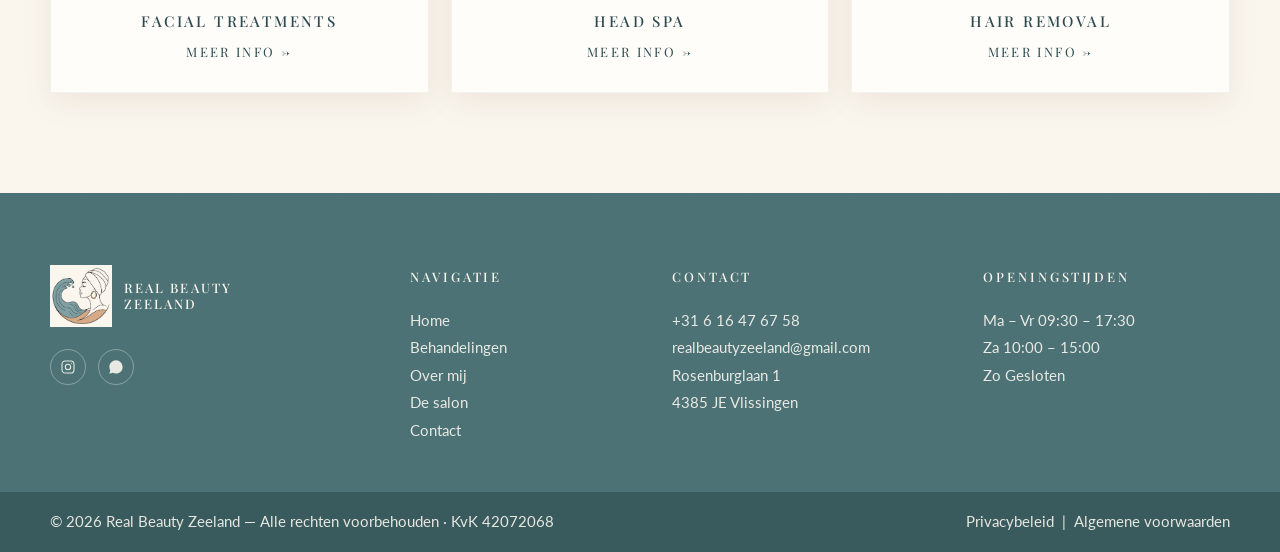
<file: behandelingen/massages.html>
<!DOCTYPE html>
<html lang="nl">
<head>
  <meta charset="UTF-8">
    <meta name="theme-color" content="#FAF6EE">
  <meta name="robots" content="index, follow">
  <meta name="viewport" content="width=device-width, initial-scale=1, viewport-fit=cover">
  <title>Massages Vlissingen | Real Beauty Zeeland</title>
  <meta name="description" content="Ontspannende massages met warme oliën in Vlissingen. Massage voor lichaam en geest bij beautysalon Real Beauty Zeeland in Zeeland.">
  <link rel="canonical" href="https://realbeautyzeeland.nl/behandelingen/massages.html">
  <meta property="og:title" content="Massages | Real Beauty Zeeland">
  <meta property="og:description" content="Ontspannende massages met warme oliën voor lichaam en geest in Vlissingen.">
  <meta property="og:type" content="website">
  <meta property="og:site_name" content="Real Beauty Zeeland">
  <meta name="twitter:card" content="summary_large_image">
  <meta property="og:image" content="https://realbeautyzeeland.nl/images/logo.png">
  <link rel="icon" href="../images/logo.png?v=20260813w" type="image/png">
  <link rel="apple-touch-icon" href="../images/logo.png?v=20260813w">
  <link rel="preconnect" href="https://fonts.googleapis.com">
  <link rel="preconnect" href="https://fonts.gstatic.com" crossorigin>
  <link href="https://fonts.googleapis.com/css2?family=Lora:ital,wght@0,500;0,600;1,500;1,600&family=Lato:wght@300;400&family=Playfair+Display:ital,wght@0,400;0,500;0,600;1,400&display=swap" rel="stylesheet">
  <link rel="stylesheet" href="../css/style.css?v=20260816c">
</head>
<body>
  <header class="site-header solid">
    <div class="header-inner">
      <a class="logo" href="../index.html" aria-label="Real Beauty Zeeland home">
        <img src="../images/logo.png?v=20260813w" alt="Logo Real Beauty Zeeland" width="58" height="58">
        <span class="logo-text">REAL BEAUTY<br>ZEELAND</span>
      </a>
      <nav class="nav" aria-label="Hoofdnavigatie">
        <a href="../index.html">Home</a>
        <div class="nav-drop">
          <button type="button" class="active" aria-expanded="false" aria-haspopup="true">Behandelingen <i class="chevron" aria-hidden="true"></i></button>
          <div class="dropdown">
            <a href="../behandelingen.html">Overzicht</a>
            <a href="massages.html">Massages</a>
            <a href="facial-treatments.html">Facial Treatments</a>
            <a href="head-spa.html">Head Spa</a>
            <a href="hair-removal.html">Hair Removal</a>
          </div>
        </div>
        <a href="../over-mij.html">Over mij</a>
        <a href="../de-salon.html">De salon</a>
        <a href="../contact.html">Contact</a>
              <a class="btn nav-cta" href="../contact.html">Afspraak maken</a>
      </nav>
      <a class="btn header-cta" href="../contact.html">Afspraak maken</a>
      <button class="menu-toggle" type="button" aria-label="Menu openen" aria-expanded="false"><span></span><span></span><span></span></button>
    </div>
  </header>
  <main>
    <section class="page-hero">
      <div class="photo-placeholder photo-placeholder--example">
        <img src="../images/voorbeeld-massage.jpg" alt="Handen die een ontspannende massage geven met warme olie — voorbeeldfoto" loading="lazy" decoding="async">
        <span class="photo-placeholder-badge">Voorbeeldfoto</span>
      </div>
      <div class="container">
        <h1>MASSAGES</h1>
        <div class="ornament" aria-hidden="true"><span></span><i></i><span></span></div>
        <p>Warme oliën. Stille aandacht. Diepe ontspanning.</p>
      </div>
    </section>
    <section class="prose">
      <div class="container prose-grid">
        <div class="prose-copy reveal">
          <h2>Ontspanning voor lichaam en geest</h2>
          <div class="ornament left" aria-hidden="true"><span></span><i></i><span></span></div>
          <p>Onze massages in Vlissingen zijn meer dan spierwerk. Met warme, zorgvuldig gekozen oliën brengen we spanning tot rust en geven we je zenuwstelsel de ruimte om te herstellen.</p>
          <p>Of je nu komt voor een moment van verwennerij of voor gerichte ontspanning na een drukke periode: de behandeling wordt afgestemd op jouw lichaam en jouw tempo.</p>
          <ul class="price-list">
            <li><span class="price-name">Hot Stone Massage</span><span class="price-dots" aria-hidden="true"></span><span class="price-amount">€ 89,-</span></li>
            <li><span class="price-name">Full Body Massage (45–50 min)</span><span class="price-dots" aria-hidden="true"></span><span class="price-amount">€ 79,-</span></li>
          </ul>
          <div class="treat-meta">
            <div><span>Duur</span><strong>45 – 50 minuten</strong></div>
            <div><span>Tarief</span><strong>vanaf € 79,-</strong></div>
            <div><span>Sfeer</span><strong>Warm &amp; stil</strong></div>
          </div>
          <a class="btn" href="../contact.html">Afspraak maken →</a>
        </div>
        <div class="prose-photo reveal d2">
          <div class="photo-placeholder photo-placeholder--example">
            <img src="../images/voorbeeld-sfeer.jpg" alt="Kaars, linnen handdoeken en natuurlijke materialen — voorbeeldfoto" loading="lazy" decoding="async">
            <span class="photo-placeholder-badge">Voorbeeldfoto</span>
          </div>
        </div>
      </div>
    </section>
    <section class="related">
      <div class="container">
        <div class="section-head reveal"><h2>OOK ONTDEKKEN</h2><div class="ornament" aria-hidden="true"><span></span><i></i><span></span></div></div>
        <div class="cards cards-3">
          <article class="card reveal"><div class="card-media"><div class="photo-placeholder photo-placeholder--example"><img src="../images/voorbeeld-facial.jpg" alt="Close-up van een gezichtsbehandeling met crème — voorbeeldfoto" loading="lazy" decoding="async"><span class="photo-placeholder-badge">Voorbeeldfoto</span></div></div><div class="card-body"><h3>FACIAL TREATMENTS</h3><a class="text-link" href="facial-treatments.html">Meer info →</a></div></article>
          <article class="card reveal d1"><div class="card-media"><div class="photo-placeholder photo-placeholder--example"><img src="../images/voorbeeld-hoofdhuid.jpg" alt="Warm water dat over het haar stroomt tijdens een head spa — voorbeeldfoto" loading="lazy" decoding="async"><span class="photo-placeholder-badge">Voorbeeldfoto</span></div></div><div class="card-body"><h3>HEAD SPA</h3><a class="text-link" href="head-spa.html">Meer info →</a></div></article>
          <article class="card reveal d2"><div class="card-media"><div class="photo-placeholder photo-placeholder--example"><img src="../images/voorbeeld-ontharing.jpg" alt="Warme wax, houten spatel en linnen doek — voorbeeldfoto" loading="lazy" decoding="async"><span class="photo-placeholder-badge">Voorbeeldfoto</span></div></div><div class="card-body"><h3>HAIR REMOVAL</h3><a class="text-link" href="hair-removal.html">Meer info →</a></div></article>
        </div>
      </div>
    </section>
  </main>
  <footer class="site-footer">
    <div class="container footer-grid">
      <div class="footer-brand">
        <a class="logo" href="../index.html"><img src="../images/logo.png?v=20260813w" alt="Logo Real Beauty Zeeland" width="58" height="58"><span class="logo-text">REAL BEAUTY<br>ZEELAND</span></a>
        <div class="socials">
          <a href="https://www.instagram.com/realbeautyzeeland/" target="_blank" rel="noopener noreferrer" aria-label="Instagram"><svg viewBox="0 0 24 24" fill="none" stroke="currentColor" stroke-width="1.6"><rect x="3" y="3" width="18" height="18" rx="5"/><circle cx="12" cy="12" r="4"/><circle cx="17.5" cy="6.5" r="0.8" fill="currentColor" stroke="none"/></svg></a>
          <a href="https://wa.me/31616476758" target="_blank" rel="noopener noreferrer" aria-label="WhatsApp"><svg viewBox="0 0 24 24" fill="currentColor"><path d="M19.05 4.91A9.82 9.82 0 0 0 12.04 2C6.55 2 2.08 6.46 2.08 11.96c0 1.76.46 3.48 1.34 5L2 22l5.17-1.36a9.9 9.9 0 0 0 4.87 1.24h.01c5.49 0 9.96-4.46 9.96-9.96a9.84 9.84 0 0 0-2.96-7.01z"/></svg></a>
        </div>
      </div>
      <div><h4>Navigatie</h4><ul><li><a href="../index.html">Home</a></li><li><a href="../behandelingen.html">Behandelingen</a></li><li><a href="../over-mij.html">Over mij</a></li><li><a href="../de-salon.html">De salon</a></li><li><a href="../contact.html">Contact</a></li></ul></div>
      <div class="footer-contact"><h4>Contact</h4><p><a href="tel:+31616476758">+31 6 16 47 67 58</a></p><p><a href="mailto:realbeautyzeeland@gmail.com">realbeautyzeeland@gmail.com</a></p><p>Rosenburglaan 1<br>4385 JE Vlissingen</p></div>
      <div><h4>Openingstijden</h4><p>Ma – Vr 09:30 – 17:30</p><p>Za 10:00 – 15:00</p><p>Zo Gesloten</p></div>
    </div>
    <div class="footer-bottom"><div class="container"><p>© 2026 Real Beauty Zeeland — Alle rechten voorbehouden · KvK 42072068</p><p><a href="../privacybeleid.html">Privacybeleid</a> &nbsp;|&nbsp; <a href="../algemene-voorwaarden.html">Algemene voorwaarden</a></p></div></div>
  </footer>
    <a class="wa-float" href="https://wa.me/31616476758" target="_blank" rel="noopener noreferrer" aria-label="WhatsApp">
    <svg viewBox="0 0 24 24" fill="currentColor" aria-hidden="true"><path d="M19.05 4.91A9.82 9.82 0 0 0 12.04 2C6.55 2 2.08 6.46 2.08 11.96c0 1.76.46 3.48 1.34 5L2 22l5.17-1.36a9.9 9.9 0 0 0 4.87 1.24h.01c5.49 0 9.96-4.46 9.96-9.96a9.84 9.84 0 0 0-2.96-7.01zm-7.01 15.27h-.01a8.23 8.23 0 0 1-4.19-1.15l-.3-.18-3.07.8.82-2.99-.2-.31a8.2 8.2 0 0 1-1.26-4.38c0-4.54 3.7-8.24 8.25-8.24 2.2 0 4.27.86 5.82 2.42a8.18 8.18 0 0 1 2.41 5.83c0 4.55-3.7 8.24-8.24 8.24zm4.52-6.16c-.25-.12-1.47-.72-1.7-.81-.23-.08-.39-.12-.56.12-.17.25-.64.8-.79.97-.14.17-.29.19-.54.06-.25-.12-1.05-.39-2-1.23-.74-.66-1.23-1.47-1.38-1.72-.14-.25-.02-.38.11-.51.11-.11.25-.29.37-.43.12-.14.17-.25.25-.41.08-.17.04-.31-.02-.43-.06-.12-.56-1.34-.76-1.84-.2-.48-.4-.42-.56-.42h-.48c-.17 0-.43.06-.66.31-.22.25-.87.85-.87 2.07 0 1.22.89 2.4 1.01 2.56.12.17 1.75 2.67 4.23 3.74.59.26 1.05.41 1.41.52.59.19 1.13.16 1.56.1.48-.07 1.47-.6 1.67-1.18.21-.58.21-1.07.14-1.18-.06-.1-.22-.16-.47-.28z"/></svg>
  </a>
  <a class="mobile-book" href="../contact.html">Afspraak maken</a>
  <script src="../js/main.js?v=20260813s"></script>
</body>
</html>
</file>
<file: css/style.css>
﻿/* ============================================
   Real Beauty Zeeland — Design system
   Terra & Aqua: licht, warm en verfijnd,
   met een zachte Marokkaans-oriëntaalse invloed
   ============================================ */

:root {
  /* Base — licht, kalm crème */
  --cream: #FAF6EE;
  --cream-deep: #F1E7D5;
  --white: #FFFEFB;
  --card: #FFFDF9;

  /* Terra — warme, aardse accenten */
  --terra: #C17A54;
  --terra-soft: #EAD3BF;
  --terra-deep: #A05F3C;

  /* Aqua — zacht waterblauw */
  --aqua: #86AFB2;
  --aqua-soft: #DCEDEC;
  --aqua-deep: #4C7276;
  --aqua-deeper: #3A5B5E;

  /* Goud — subtiele, warme highlight */
  --gold: #C39A54;
  --gold-soft: #DABD86;
  --gold-deep: #9A6B28;

  /* Tekst & lijnen */
  --navy: #2C4A50;
  --text: #3F5055;
  --line: rgba(44, 74, 80, 0.14);
  --shadow: 0 10px 28px rgba(120, 78, 48, 0.09);
  --shadow-hover: 0 16px 36px rgba(120, 78, 48, 0.16);

  /* Typografie */
  --serif: "Playfair Display", "Lora", Georgia, serif;
  --serif-soft: "Lora", "Playfair Display", Georgia, serif;
  --sans: "Lato", "Montserrat", "Helvetica Neue", Arial, sans-serif;

  --max: 1180px;
  --header-h: 92px;
  --ease: cubic-bezier(0.22, 1, 0.36, 1);
}

*,
*::before,
*::after {
  box-sizing: border-box;
  margin: 0;
  padding: 0;
}

html {
  scroll-behavior: smooth;
  -webkit-text-size-adjust: 100%;
}

body {
  font-family: var(--sans);
  font-weight: 400;
  font-size: 16px;
  line-height: 1.8;
  color: var(--text);
  background: var(--cream);
  -webkit-font-smoothing: antialiased;
  text-rendering: optimizeLegibility;
  overflow-x: hidden;
}

img {
  max-width: 100%;
  height: auto;
  display: block;
}

a {
  color: inherit;
  text-decoration: none;
}

button,
input,
select,
textarea {
  font-family: inherit;
}

ul {
  list-style: none;
}

.skip-link {
  position: absolute;
  left: -999px;
  top: 0;
  background: var(--navy);
  color: var(--cream);
  padding: 0.6rem 1rem;
  z-index: 2000;
}

.skip-link:focus {
  left: 1rem;
  top: 1rem;
}

.container {
  width: min(var(--max), calc(100% - 48px));
  margin-inline: auto;
}

/* Typography */
.serif {
  font-family: var(--serif);
}

h1, h2, h3, .heading {
  font-family: var(--serif);
  color: var(--navy);
  font-weight: 500;
  letter-spacing: 0.06em;
  line-height: 1.2;
}

.ornament {
  display: flex;
  align-items: center;
  justify-content: center;
  gap: 10px;
  width: 92px;
  margin: 18px 0 22px;
  color: var(--gold-deep);
}

.ornament.left {
  justify-content: flex-start;
  margin-left: 0;
}

.ornament span {
  display: block;
  height: 1px;
  flex: 1;
  background: var(--gold);
  opacity: 0.85;
}

.ornament i {
  width: 7px;
  height: 7px;
  transform: rotate(45deg);
  border: 1px solid var(--gold);
  flex-shrink: 0;
}

/* Buttons */
.btn {
  display: inline-flex;
  align-items: center;
  justify-content: center;
  gap: 10px;
  background: var(--aqua-deep);
  color: #fff;
  font-family: var(--sans);
  font-weight: 400;
  font-size: 11px;
  letter-spacing: 0.16em;
  text-transform: uppercase;
  padding: 13px 22px;
  border: 1px solid transparent;
  border-radius: 3px 3px 12px 3px;
  cursor: pointer;
  transition: background 0.35s var(--ease), transform 0.35s var(--ease), box-shadow 0.35s var(--ease);
  white-space: nowrap;
}

.btn:hover {
  background: var(--navy);
  transform: translateY(-1px);
  box-shadow: 0 8px 18px rgba(44, 74, 80, 0.32);
}

.btn-gold {
  background: var(--gold);
  color: var(--navy);
}

.btn-gold:hover {
  background: var(--gold-soft);
  box-shadow: 0 8px 18px rgba(195, 154, 84, 0.3);
}

.text-link {
  display: inline-flex;
  align-items: center;
  gap: 8px;
  font-family: var(--serif);
  font-size: 13px;
  letter-spacing: 0.18em;
  text-transform: uppercase;
  color: var(--navy);
  border-bottom: 1px solid transparent;
  padding-bottom: 2px;
  transition: color 0.3s, border-color 0.3s, gap 0.3s;
}

.text-link:hover {
  color: var(--gold-deep);
  border-color: var(--gold-deep);
  gap: 12px;
}

/* ========== Header ========== */
.site-header {
  position: fixed;
  inset: 0 0 auto 0;
  z-index: 100;
  height: var(--header-h);
  display: flex;
  align-items: center;
  transition: background 0.4s var(--ease), box-shadow 0.4s var(--ease);
}

.site-header.scrolled,
.site-header.solid {
  background: rgba(250, 246, 238, 0.96);
  box-shadow: 0 1px 0 var(--line);
}

.site-header::after {
  content: "";
  position: absolute;
  left: 0;
  right: 0;
  bottom: 0;
  height: 2px;
  background: linear-gradient(90deg, var(--terra) 0%, var(--gold) 45%, var(--aqua) 100%);
  opacity: 0;
  transition: opacity 0.4s var(--ease);
}

.site-header.scrolled::after,
.site-header.solid::after {
  opacity: 1;
}

.header-inner {
  width: min(1280px, calc(100% - 32px));
  margin-inline: auto;
  display: grid;
  grid-template-columns: auto 1fr auto;
  align-items: center;
  gap: 16px;
}

.logo {
  display: flex;
  align-items: center;
  gap: 12px;
  color: var(--navy);
}

.logo img,
.logo svg {
  width: 62px;
  height: 62px;
  object-fit: contain;
  background: transparent;
  image-rendering: auto;
}

.logo-text {
  display: flex;
  flex-direction: column;
  font-family: var(--serif);
  font-size: 13px;
  letter-spacing: 0.16em;
  line-height: 1.25;
  color: var(--navy);
  font-weight: 500;
}

.nav {
  display: flex;
  justify-content: flex-end;
  align-items: center;
  gap: clamp(16px, 2.2vw, 32px);
}

.nav a,
.nav-drop > button {
  font-family: var(--serif);
  font-size: 12.5px;
  letter-spacing: 0.2em;
  text-transform: uppercase;
  color: var(--navy);
  background: none;
  border: none;
  cursor: pointer;
  padding: 6px 0;
  position: relative;
}

.nav a::after,
.nav-drop > button::after {
  content: "";
  position: absolute;
  left: 0;
  right: 0;
  bottom: 0;
  height: 1px;
  background: var(--gold);
  transform: scaleX(0);
  transform-origin: left;
  transition: transform 0.3s var(--ease);
}

.nav a:hover::after,
.nav a.active::after,
.nav-drop:hover > button::after,
.nav-drop.open > button::after,
.nav-drop > button.active::after {
  transform: scaleX(1);
}

.nav-drop {
  position: relative;
}

.nav-drop > button {
  display: inline-flex;
  align-items: center;
  gap: 6px;
}

.chevron {
  width: 7px;
  height: 7px;
  border-right: 1.2px solid currentColor;
  border-bottom: 1.2px solid currentColor;
  transform: rotate(45deg) translateY(-2px);
  transition: transform 0.25s;
}

.nav-drop.open .chevron {
  transform: rotate(225deg) translateY(-2px);
}

.dropdown {
  position: absolute;
  top: calc(100% + 14px);
  left: 50%;
  transform: translateX(-50%) translateY(8px);
  min-width: 230px;
  background: var(--cream);
  padding: 14px 0;
  box-shadow: var(--shadow-hover);
  border: 1px solid var(--line);
  opacity: 0;
  visibility: hidden;
  transition: opacity 0.25s, transform 0.25s, visibility 0.25s;
  z-index: 20;
}

.nav-drop:hover .dropdown,
.nav-drop.open .dropdown {
  opacity: 1;
  visibility: visible;
  transform: translateX(-50%) translateY(0);
}

.dropdown a {
  display: block;
  padding: 10px 22px;
  letter-spacing: 0.14em;
  font-size: 12px;
}

.dropdown a::after {
  display: none;
}

.dropdown a:hover {
  color: var(--gold-deep);
}

.header-cta {
  justify-self: end;
}

.nav-cta,
.mobile-book,
.wa-float {
  display: none;
}

.menu-toggle {
  display: none;
  width: 42px;
  height: 42px;
  border: none;
  background: transparent;
  cursor: pointer;
  position: relative;
  z-index: 120;
}

.menu-toggle span {
  display: block;
  width: 22px;
  height: 1.4px;
  background: var(--navy);
  margin: 6px auto;
  transition: 0.3s;
}

.menu-toggle.open span:nth-child(1) {
  transform: translateY(7.4px) rotate(45deg);
}

.menu-toggle.open span:nth-child(2) {
  opacity: 0;
}

.menu-toggle.open span:nth-child(3) {
  transform: translateY(-7.4px) rotate(-45deg);
}

/* ========== Hero ========== */
.hero {
  position: relative;
  min-height: 100vh;
  display: flex;
  align-items: center;
  overflow: hidden;
  background: linear-gradient(155deg, var(--terra-soft) 0%, var(--cream) 46%, var(--aqua-soft) 100%);
}

.hero-media {
  position: absolute;
  inset: 0;
}

.hero-media picture,
.hero-media img {
  width: 100%;
  height: 100%;
  display: block;
}

.hero-media img {
  object-fit: cover;
  object-position: center 42%;
  transform: scale(1.04);
  animation: hero-ken 22s var(--ease) forwards;
}

@keyframes hero-ken {
  from { transform: scale(1.04); }
  to { transform: scale(1.08); }
}

/* Lichte veil links — navy tekst leesbaar, geen box, foto blijft helder */
.hero-media::after {
  content: "";
  position: absolute;
  inset: 0;
  background: linear-gradient(
    to right,
    rgba(250, 246, 238, 0.62) 0%,
    rgba(250, 246, 238, 0.32) 42%,
    rgba(250, 246, 238, 0.04) 72%
  );
  pointer-events: none;
}

.hero-content {
  position: relative;
  z-index: 2;
  width: min(var(--max), calc(100% - 48px));
  max-width: 480px;
  margin-left: max(24px, calc((100% - var(--max)) / 2));
  margin-right: auto;
  padding: 150px 0 130px;
  text-align: center;
  background: none;
  border: none;
  border-radius: 0;
  -webkit-backdrop-filter: none;
  backdrop-filter: none;
  box-shadow: none;
}

.hero-kicker {
  font-family: var(--sans);
  font-size: 11px;
  font-weight: 400;
  letter-spacing: 0.42em;
  text-transform: uppercase;
  color: var(--navy);
  margin-bottom: 22px;
  text-shadow: none;
}

.hero-content h1 {
  font-family: var(--serif);
  font-size: clamp(36px, 4.8vw, 52px);
  letter-spacing: 0.18em;
  font-weight: 500;
  line-height: 1.12;
  color: var(--navy);
  margin-bottom: 6px;
  text-shadow: none;
}

.hero-content .ornament {
  margin: 20px auto 24px;
  color: var(--gold-deep);
}

.hero-content .ornament span {
  background: var(--gold);
}

.hero-tagline {
  font-family: var(--serif-soft);
  font-style: italic;
  font-size: clamp(22px, 2.2vw, 28px);
  color: var(--terra-deep);
  letter-spacing: 0.02em;
  font-weight: 600;
  margin-bottom: 22px;
  text-shadow: none;
}

.hero-content p:not(.hero-kicker):not(.hero-tagline) {
  font-family: var(--sans);
  font-style: normal;
  font-size: 15.5px;
  font-weight: 400;
  line-height: 1.9;
  margin-bottom: 32px;
  max-width: 38ch;
  margin-inline: auto;
  color: var(--navy);
  text-shadow: none;
}

.hero-content .btn {
  border-color: transparent;
  box-shadow: none;
  margin-bottom: 4px;
}

.hero-content .btn:hover {
  border-color: transparent;
  box-shadow: var(--shadow-hover);
}

.scroll-hint {
  position: absolute;
  left: 50%;
  bottom: 28px;
  transform: translateX(-50%);
  z-index: 3;
  display: flex;
  flex-direction: column;
  align-items: center;
  gap: 10px;
  color: var(--navy);
  font-size: 10px;
  letter-spacing: 0.3em;
  text-transform: uppercase;
  text-shadow: none;
}

.scroll-hint .line {
  width: 1px;
  height: 42px;
  background: linear-gradient(var(--gold-soft), transparent);
  animation: pulse-line 2.2s ease-in-out infinite;
}

@keyframes pulse-line {
  0%, 100% { opacity: 0.35; transform: scaleY(0.85); }
  50% { opacity: 1; transform: scaleY(1); }
}

.page-home .site-header:not(.scrolled):not(.solid) .logo,
.page-home .site-header:not(.scrolled):not(.solid) .nav > a,
.page-home .site-header:not(.scrolled):not(.solid) .nav-drop > button {
  color: var(--navy);
}

.page-home .site-header:not(.scrolled):not(.solid) .menu-toggle span {
  background: var(--navy);
}

.page-home .site-header:not(.scrolled):not(.solid) .header-cta {
  border-color: rgba(44, 74, 80, 0.28);
}

/* Page hero (inner pages) — licht crème/terra/aqua verloop, klaar voor eigen foto's */
.page-hero {
  position: relative;
  min-height: 48vh;
  display: flex;
  align-items: flex-end;
  padding: 140px 0 64px;
  overflow: hidden;
  background: linear-gradient(150deg, var(--terra-soft) 0%, var(--cream) 48%, var(--aqua-soft) 100%);
  border-bottom: 1px solid rgba(195, 154, 84, 0.3);
}

.page-hero::before {
  content: "";
  position: absolute;
  left: 0;
  right: 0;
  bottom: -1px;
  height: 3px;
  background: linear-gradient(90deg, var(--terra) 0%, var(--gold) 48%, var(--aqua) 100%);
  z-index: 2;
}

.page-hero img {
  position: absolute;
  inset: 0;
  width: 100%;
  height: 100%;
  object-fit: cover;
  filter: saturate(1.12) contrast(1.06);
  transform: scale(1.02);
}

.page-hero::after {
  content: "";
  position: absolute;
  inset: 0;
  background: linear-gradient(180deg, rgba(250, 246, 238, 0.22) 0%, rgba(250, 246, 238, 0.72) 100%);
  pointer-events: none;
}

.page-hero .container {
  position: relative;
  z-index: 1;
  text-align: center;
}

.page-hero h1 {
  color: var(--navy);
  font-size: clamp(28px, 4vw, 44px);
  letter-spacing: 0.14em;
  text-shadow: none;
}

.page-hero .ornament {
  margin-inline: auto;
  color: var(--gold-deep);
}

.page-hero .ornament span {
  background: linear-gradient(90deg, var(--terra), var(--gold));
}

.page-hero p {
  color: var(--text);
  font-family: var(--serif-soft);
  font-style: italic;
  font-size: 20px;
  text-shadow: none;
}

/* ========== Welcome ========== */
.welcome {
  padding: 110px 0 90px;
  background: linear-gradient(180deg, var(--cream) 0%, var(--cream-deep) 55%, var(--terra-soft) 100%);
}

.welcome-grid {
  display: grid;
  grid-template-columns: 1fr 1.15fr;
  gap: 72px;
  align-items: center;
}

.welcome h2 {
  font-size: clamp(28px, 3.2vw, 38px);
  letter-spacing: 0.04em;
  text-transform: none;
  line-height: 1.25;
  max-width: 14ch;
}

.welcome p {
  max-width: 46ch;
  margin-bottom: 28px;
}

.welcome-photos {
  display: grid;
  grid-template-columns: repeat(3, 1fr);
  gap: 14px;
  align-items: end;
}

.welcome-photos figure {
  position: relative;
  overflow: hidden;
  aspect-ratio: 1;
  background: var(--cream-deep);
  box-shadow: var(--shadow);
  border-radius: 50% 50% 8px 8px / 34% 34% 8px 8px;
}

.welcome-photos figure:nth-child(2) {
  transform: translateY(-18px);
  aspect-ratio: 4 / 5;
  border-radius: 50% 50% 8px 8px / 22% 22% 8px 8px;
}

.welcome-photos img {
  width: 100%;
  height: 100%;
  object-fit: cover;
  filter: saturate(1.1) contrast(1.05);
  transition: transform 1.2s var(--ease);
}

.welcome-photos figure:hover img {
  transform: scale(1.05);
}

/* ========== Treatments ========== */
.treatments {
  padding: 40px 0 110px;
  background:
    radial-gradient(ellipse 80% 50% at 50% 0%, rgba(195, 154, 84, 0.12), transparent 60%),
    linear-gradient(180deg, var(--terra-soft) 0%, var(--cream) 32%, var(--aqua-soft) 100%);
}

.section-head {
  text-align: center;
  margin-bottom: 56px;
}

.section-head h2 {
  font-size: clamp(26px, 3vw, 34px);
  letter-spacing: 0.28em;
}

.section-head .ornament {
  margin-inline: auto;
}

.cards {
  display: grid;
  grid-template-columns: repeat(4, 1fr);
  gap: 22px;
}

.card {
  background: var(--card);
  border: 1px solid rgba(44, 74, 80, 0.06);
  box-shadow: var(--shadow);
  display: flex;
  flex-direction: column;
  transition: transform 0.45s var(--ease), box-shadow 0.45s var(--ease), border-color 0.45s var(--ease);
}

.card:hover {
  transform: translateY(-8px);
  box-shadow: var(--shadow-hover);
  border-color: rgba(195, 154, 84, 0.32);
}

.card-media {
  overflow: hidden;
  aspect-ratio: 16 / 11;
  position: relative;
  border-radius: 50% 50% 6px 6px / 20% 20% 6px 6px;
}

.card-media::after {
  content: "";
  position: absolute;
  inset: 0;
  background: linear-gradient(180deg, transparent 70%, rgba(44, 74, 80, 0.12) 100%);
  pointer-events: none;
}

.card-media img {
  width: 100%;
  height: 100%;
  object-fit: cover;
  filter: saturate(1.1) contrast(1.05);
  transition: transform 1s var(--ease), filter 0.45s var(--ease);
}

.card:hover .card-media img {
  transform: scale(1.05);
  filter: saturate(1.14) contrast(1.07);
}

.card-body {
  padding: 22px 22px 26px;
  display: flex;
  flex-direction: column;
  flex: 1;
  text-align: center;
  align-items: center;
}

.card-icon {
  width: 28px;
  height: 28px;
  color: var(--gold-deep);
  margin-bottom: 10px;
}

.card h3 {
  font-size: 15px;
  letter-spacing: 0.16em;
  margin-bottom: 10px;
}

.card p {
  font-size: 14px;
  line-height: 1.7;
  margin-bottom: 18px;
  flex: 1;
}

.card p.card-price {
  font-family: var(--serif);
  font-size: 15px;
  letter-spacing: 0.06em;
  color: var(--gold-deep);
  margin: -6px 0 14px;
  flex: 0;
}

/* ========== Experience ========== */
.experience {
  position: relative;
  background: linear-gradient(135deg, var(--aqua-soft) 0%, var(--cream) 52%, var(--terra-soft) 100%);
  overflow: hidden;
}

.experience-grid {
  display: grid;
  grid-template-columns: 0.92fr 1.08fr;
  min-height: 560px;
}

.experience-photo {
  position: relative;
  min-height: 480px;
}

.experience-photo img {
  width: 100%;
  height: 100%;
  object-fit: cover;
  filter: saturate(1.1) contrast(1.05);
}

.experience-copy {
  position: relative;
  display: flex;
  flex-direction: column;
  justify-content: center;
  align-items: flex-start;
  padding: 80px 72px;
}

.experience-copy::before {
  content: "";
  position: absolute;
  right: -40px;
  top: 50%;
  width: 520px;
  height: 520px;
  transform: translateY(-50%);
  background: url("../images/mandala.svg") center / contain no-repeat;
  opacity: 0.45;
  pointer-events: none;
}

.experience-copy h2 {
  font-size: clamp(28px, 3.2vw, 36px);
  letter-spacing: 0.14em;
  max-width: 14ch;
  position: relative;
  line-height: 1.25;
}

.experience-copy p {
  max-width: 46ch;
  margin-bottom: 28px;
  position: relative;
}

.experience-copy .ornament,
.experience-copy .btn {
  position: relative;
  align-self: flex-start;
  width: auto;
  max-width: 100%;
}

/* ========== Footer ========== */
.site-footer {
  background: var(--aqua-deep);
  color: var(--cream);
  position: relative;
}

.site-footer::before {
  content: "";
  position: absolute;
  left: 0;
  right: 0;
  top: -18px;
  height: 28px;
  background:
    radial-gradient(18px 18px at 10% 100%, var(--aqua-deep) 49%, transparent 50%),
    radial-gradient(18px 18px at 30% 100%, var(--aqua-deep) 49%, transparent 50%),
    radial-gradient(18px 18px at 50% 100%, var(--aqua-deep) 49%, transparent 50%),
    radial-gradient(18px 18px at 70% 100%, var(--aqua-deep) 49%, transparent 50%),
    radial-gradient(18px 18px at 90% 100%, var(--aqua-deep) 49%, transparent 50%);
  background-size: 20% 28px;
}

.footer-grid {
  display: grid;
  grid-template-columns: 1.3fr 0.9fr 1.1fr 1fr;
  gap: 40px;
  padding: 72px 0 48px;
}

.footer-brand .logo {
  color: var(--cream);
  margin-bottom: 22px;
}

.footer-brand .logo-text {
  color: var(--cream);
}

.footer-brand .logo img {
  background: var(--cream);
  filter: none;
  opacity: 1;
}

.socials {
  display: flex;
  gap: 12px;
}

.socials a {
  width: 36px;
  height: 36px;
  border: 1px solid rgba(250, 246, 238, 0.35);
  border-radius: 50%;
  display: grid;
  place-items: center;
  color: var(--cream);
  transition: background 0.3s, border-color 0.3s;
}

.socials a:hover {
  background: rgba(250, 246, 238, 0.12);
  border-color: var(--cream);
}

.socials svg {
  width: 16px;
  height: 16px;
}

.site-footer h4 {
  font-family: var(--serif);
  font-size: 13px;
  letter-spacing: 0.22em;
  text-transform: uppercase;
  color: var(--cream);
  font-weight: 500;
  margin-bottom: 18px;
}

.site-footer li,
.site-footer p,
.site-footer a {
  font-size: 14.5px;
  line-height: 1.9;
  color: rgba(250, 246, 238, 0.9);
}

.site-footer a:hover {
  color: #fff;
}

.footer-contact a {
  display: block;
}

.footer-bottom {
  background: var(--aqua-deeper);
  padding: 16px 0;
  font-size: 12.5px;
  color: rgba(250, 246, 238, 0.8);
}

.footer-bottom .container {
  display: flex;
  justify-content: space-between;
  gap: 16px;
  flex-wrap: wrap;
}

.footer-bottom a:hover {
  color: #fff;
}

/* ========== Inner pages ========== */
.prose {
  padding: 90px 0;
}

.prose-grid {
  display: grid;
  grid-template-columns: 1.05fr 0.95fr;
  gap: 72px;
  align-items: center;
}

.prose-grid.reverse {
  grid-template-columns: 0.95fr 1.05fr;
}

.prose-grid.reverse .prose-copy {
  order: 2;
}

.prose h2 {
  font-size: clamp(26px, 3vw, 36px);
  letter-spacing: 0.06em;
  max-width: 16ch;
}

.prose p + p {
  margin-top: 18px;
}

.story {
  max-width: 740px;
  margin-inline: auto;
}

.story h2 {
  max-width: none;
  margin: 42px 0 8px;
  letter-spacing: 0.06em;
}

.story .lede {
  font-family: var(--serif-soft);
  font-style: italic;
  font-size: 26px;
  color: var(--terra-deep);
  line-height: 1.4;
}

.story .dedication {
  font-family: var(--serif-soft);
  font-style: italic;
  color: var(--navy);
  margin-top: 36px;
}

.prose-photo {
  position: relative;
  overflow: hidden;
  min-height: 420px;
  box-shadow: var(--shadow);
  border-radius: 50% 50% 10px 10px / 14% 14% 10px 10px;
}

.prose-photo img {
  width: 100%;
  height: 100%;
  object-fit: cover;
  min-height: 420px;
  filter: saturate(1.12) contrast(1.06);
}

.split-photos {
  display: grid;
  grid-template-columns: 1fr 1fr;
  gap: 16px;
}

.split-photos > * {
  position: relative;
  width: 100%;
  height: 280px;
  overflow: hidden;
  box-shadow: var(--shadow);
  border-radius: 50% 50% 8px 8px / 24% 24% 8px 8px;
}

.split-photos img {
  width: 100%;
  height: 280px;
  object-fit: cover;
  filter: saturate(1.12) contrast(1.06);
}

.hours-table {
  width: 100%;
  max-width: 420px;
  border-collapse: collapse;
  margin-top: 12px;
}

.hours-table td {
  padding: 10px 0;
  border-bottom: 1px solid var(--line);
  font-size: 15px;
}

.hours-table td:last-child {
  text-align: right;
  color: var(--navy);
  font-weight: 400;
}

/* Contact */
.contact-wrap {
  display: grid;
  grid-template-columns: minmax(0, 0.92fr) minmax(0, 1.08fr);
  gap: 56px;
  padding: 88px 0 100px;
  align-items: start;
}

.contact-wrap > * {
  min-width: 0;
}

.contact-details {
  order: 1;
  padding-top: 8px;
}

.booking-widget {
  order: 2;
}

.contact-details h2 {
  font-size: 30px;
  letter-spacing: 0.08em;
}

.contact-list {
  margin: 28px 0 36px;
}

.contact-list li {
  display: grid;
  grid-template-columns: 22px 1fr;
  gap: 12px;
  margin-bottom: 16px;
  align-items: start;
}

.contact-list svg {
  width: 18px;
  height: 18px;
  color: var(--gold-deep);
  margin-top: 4px;
}

.map-embed {
  margin-top: 28px;
  min-height: 240px;
  border: 0;
  width: 100%;
  filter: grayscale(0.25) contrast(0.95);
}

.form-card {
  background: var(--card);
  padding: 42px 40px;
  box-shadow: var(--shadow);
  border: 1px solid rgba(44, 74, 80, 0.06);
}

.form-card h2 {
  font-size: 24px;
  letter-spacing: 0.12em;
  margin-bottom: 8px;
}

.form-row {
  display: grid;
  grid-template-columns: 1fr 1fr;
  gap: 16px;
}

.field {
  margin-bottom: 16px;
}

.field label {
  display: block;
  font-size: 11px;
  letter-spacing: 0.16em;
  text-transform: uppercase;
  color: var(--navy);
  margin-bottom: 7px;
}

.field input,
.field select,
.field textarea {
  width: 100%;
  background: var(--cream);
  border: 1px solid rgba(44, 74, 80, 0.12);
  padding: 12px 14px;
  color: var(--navy);
  font-size: 16px;
  font-weight: 300;
  outline: none;
  transition: border-color 0.25s;
  border-radius: 0;
}

.field input:focus,
.field select:focus,
.field textarea:focus {
  border-color: var(--gold-deep);
}

.field textarea {
  min-height: 130px;
  resize: vertical;
}

.form-note {
  font-size: 13px;
  margin-top: 12px;
  color: #7a7a7a;
}

.form-success {
  display: none;
  padding: 16px;
  background: rgba(134, 175, 178, 0.15);
  color: var(--navy);
  margin-bottom: 16px;
  font-size: 14.5px;
}

.form-success.show {
  display: block;
}

/* ========== Booking widget (Salonized-style flow) ========== */
.booking-widget {
  background: var(--card);
  border: 1px solid rgba(44, 74, 80, 0.06);
  box-shadow: var(--shadow);
  padding: 32px 30px 24px;
  display: flex;
  flex-direction: column;
  min-height: 620px;
  width: 100%;
  min-width: 0;
  box-sizing: border-box;
}

.booking-top {
  margin-bottom: 20px;
  flex-shrink: 0;
}

.booking-steps {
  display: flex;
  gap: 10px;
  margin-bottom: 18px;
}

.booking-steps li {
  list-style: none;
}

.booking-steps button {
  width: 34px;
  height: 34px;
  border-radius: 50%;
  border: 1px solid var(--line);
  display: grid;
  place-items: center;
  font-size: 13px;
  color: var(--aqua-deep);
  font-family: var(--serif);
  background: transparent;
  cursor: pointer;
  transition: background 0.2s, border-color 0.2s, color 0.2s, transform 0.2s;
}

.booking-steps button:hover:not(:disabled) {
  border-color: var(--aqua);
  color: var(--navy);
  transform: translateY(-1px);
}

.booking-steps button.is-active {
  background: var(--aqua-deep);
  border-color: var(--aqua-deep);
  color: #fff;
}

.booking-steps button.is-done {
  background: rgba(134, 175, 178, 0.18);
  border-color: var(--aqua);
  color: var(--navy);
}

.booking-steps button:disabled {
  opacity: 0.55;
  cursor: not-allowed;
}

.booking-top h2 {
  font-size: 24px;
  letter-spacing: 0.1em;
  margin-bottom: 8px;
}

.booking-note {
  font-size: 13.5px;
  color: #7a7a7a;
  line-height: 1.55;
}

.booking-panel {
  flex: 1;
  min-height: 0;
  min-width: 0;
  display: flex;
  flex-direction: column;
}

.booking-panel[hidden] {
  display: none !important;
}

.booking-cats {
  display: flex;
  flex-wrap: wrap;
  gap: 8px;
  padding-bottom: 4px;
  margin-bottom: 12px;
  min-width: 0;
  max-width: 100%;
}

.booking-cat {
  flex: 0 0 auto;
  border: 1px solid var(--line);
  background: #fff;
  color: var(--navy);
  font-family: var(--sans);
  font-size: 12px;
  letter-spacing: 0.06em;
  padding: 8px 14px;
  border-radius: 999px;
  cursor: pointer;
  white-space: nowrap;
  transition: background 0.2s, border-color 0.2s, color 0.2s;
}

.booking-cat:hover {
  border-color: var(--aqua);
}

.booking-cat.is-active {
  background: var(--navy);
  border-color: var(--navy);
  color: var(--cream);
}

.booking-list {
  overflow-y: auto;
  max-height: 400px;
  padding-right: 6px;
  margin-right: -2px;
  scrollbar-width: thin;
  scrollbar-color: rgba(134, 175, 178, 0.45) transparent;
}

.booking-list::-webkit-scrollbar {
  width: 6px;
}

.booking-list::-webkit-scrollbar-thumb {
  background: rgba(134, 175, 178, 0.4);
  border-radius: 999px;
}

.booking-group h3 {
  font-size: 11px;
  letter-spacing: 0.18em;
  text-transform: uppercase;
  color: var(--gold-deep);
  margin: 16px 0 10px;
}

.booking-group:first-child h3 {
  margin-top: 0;
}

.booking-service {
  display: flex;
  gap: 12px;
  align-items: flex-start;
  padding: 14px 12px;
  border: 1px solid transparent;
  border-bottom: 1px solid rgba(44, 74, 80, 0.08);
  cursor: pointer;
  transition: background 0.2s, border-color 0.2s;
}

.booking-service:hover,
.booking-service.is-selected {
  background: rgba(250, 246, 238, 0.85);
  border-color: rgba(134, 175, 178, 0.35);
}

.booking-service input {
  margin-top: 4px;
  accent-color: var(--aqua-deep);
  flex-shrink: 0;
}

.booking-service-main {
  flex: 1;
  min-width: 0;
}

.booking-service-top {
  display: flex;
  justify-content: space-between;
  gap: 16px;
  align-items: baseline;
}

.booking-service-name {
  font-family: var(--serif);
  color: var(--navy);
  font-size: 17px;
  letter-spacing: 0.02em;
  line-height: 1.35;
}

.booking-service-price {
  font-family: var(--serif);
  color: var(--gold-deep);
  white-space: nowrap;
  font-size: 15px;
  flex-shrink: 0;
}

.booking-service-meta {
  display: block;
  font-size: 12px;
  color: var(--aqua-deep);
  margin: 2px 0 6px;
}

.booking-service-desc {
  display: -webkit-box;
  -webkit-line-clamp: 2;
  -webkit-box-orient: vertical;
  overflow: hidden;
  font-size: 13.5px;
  line-height: 1.55;
  color: var(--text);
}

.booking-cal-nav {
  display: flex;
  align-items: center;
  justify-content: space-between;
  margin-bottom: 16px;
  gap: 12px;
}

.booking-cal-nav strong {
  font-family: var(--serif);
  font-size: 18px;
  color: var(--navy);
  text-transform: capitalize;
  text-align: center;
  flex: 1;
}

.cal-nav-btn {
  width: 40px;
  height: 40px;
  border: 1px solid var(--line);
  background: #fff;
  color: var(--navy);
  cursor: pointer;
  font-size: 22px;
  line-height: 1;
  flex-shrink: 0;
  transition: border-color 0.2s, background 0.2s;
}

.cal-nav-btn:hover {
  border-color: var(--aqua);
  background: rgba(250, 246, 238, 0.8);
}

.cal-weekdays,
.cal-grid {
  display: grid;
  grid-template-columns: repeat(7, minmax(0, 1fr));
  gap: 6px;
}

.cal-weekdays span {
  text-align: center;
  font-size: 11px;
  letter-spacing: 0.08em;
  text-transform: uppercase;
  color: var(--aqua-deep);
  padding-bottom: 8px;
}

.cal-cell {
  aspect-ratio: 1;
  border: 1px solid transparent;
  background: transparent;
  color: var(--navy);
  font-family: var(--sans);
  font-size: 14px;
  cursor: pointer;
  border-radius: 4px;
  min-width: 0;
}

.cal-cell.is-empty {
  visibility: hidden;
  pointer-events: none;
}

.cal-cell.is-today {
  border-color: rgba(195, 154, 84, 0.45);
}

.cal-cell.is-selected {
  background: var(--aqua-deep);
  color: #fff;
}

.cal-cell.is-disabled,
.cal-cell:disabled {
  color: #c5c0b8;
  cursor: not-allowed;
}

.cal-cell:not(:disabled):hover {
  border-color: var(--aqua);
}

.booking-sub {
  font-size: 13px;
  letter-spacing: 0.12em;
  text-transform: uppercase;
  color: var(--gold-deep);
  margin-bottom: 14px;
}

.booking-times {
  display: grid;
  grid-template-columns: repeat(3, minmax(0, 1fr));
  gap: 10px;
}

.booking-time {
  border: 1px solid var(--line);
  background: #fff;
  color: var(--navy);
  padding: 14px 8px;
  font-family: var(--serif);
  font-size: 16px;
  cursor: pointer;
  transition: background 0.2s, border-color 0.2s, color 0.2s;
  min-width: 0;
}

.booking-time:hover,
.booking-time.is-selected {
  background: var(--aqua-deep);
  border-color: var(--aqua-deep);
  color: #fff;
}

.booking-empty {
  color: #7a7a7a;
  font-size: 14.5px;
}

.booking-summary {
  display: grid;
  gap: 10px;
  padding: 18px;
  margin-bottom: 20px;
  background: var(--cream);
  border: 1px solid rgba(44, 74, 80, 0.08);
}

.booking-summary div {
  display: flex;
  justify-content: space-between;
  gap: 16px;
  font-size: 14.5px;
}

.booking-summary span {
  color: #7a7a7a;
  flex-shrink: 0;
}

.booking-summary strong {
  font-family: var(--serif);
  font-weight: 500;
  color: var(--navy);
  text-align: right;
}

.booking-actions {
  display: flex;
  justify-content: flex-end;
  align-items: center;
  gap: 12px;
  margin-top: auto;
  padding-top: 18px;
  border-top: 1px solid var(--line);
  flex-shrink: 0;
}

.booking-actions .booking-back:not([hidden]) {
  margin-right: auto;
}

.booking-back {
  background: none;
  border: none;
  color: var(--navy);
  font-family: var(--serif);
  font-size: 14px;
  letter-spacing: 0.08em;
  cursor: pointer;
  text-transform: uppercase;
  padding: 8px 0;
}

.booking-back:hover {
  color: var(--gold-deep);
}

.booking-actions .btn {
  flex: 0 0 auto;
  width: auto;
  min-width: 148px;
}

.booking-actions .btn[hidden],
.booking-back[hidden] {
  display: none !important;
}

.booking-actions .btn:disabled {
  opacity: 0.45;
  cursor: not-allowed;
  transform: none;
  box-shadow: none;
}

.booking-panel .btn[type="submit"] {
  width: 100%;
  margin-top: 4px;
}

.optional {
  text-transform: none;
  letter-spacing: 0;
  color: #9a9a9a;
  font-size: 12px;
}

@media (max-width: 1100px) {
  .contact-wrap {
    grid-template-columns: 1fr;
    gap: 36px;
    padding: 56px 0 72px;
  }
  .contact-wrap .booking-widget {
    order: 1;
    min-height: 0;
    max-width: 720px;
    width: 100%;
    margin-inline: auto;
  }
  .contact-wrap .contact-details {
    order: 2;
    max-width: 720px;
    margin-inline: auto;
    width: 100%;
  }
}

@media (max-width: 640px) {
  .contact-wrap {
    padding: 28px 0 88px;
    gap: 36px;
  }
  .booking-widget {
    padding: 18px 16px 14px;
    min-height: 0;
    max-width: none;
    box-shadow: var(--shadow);
  }
  .contact-details {
    padding-top: 0;
  }
  .booking-top {
    margin-bottom: 14px;
  }
  .booking-steps {
    gap: 6px;
    margin-bottom: 12px;
  }
  .booking-steps button {
    width: 32px;
    height: 32px;
  }
  .booking-top h2 {
    font-size: 20px;
    letter-spacing: 0.06em;
  }
  .booking-note {
    font-size: 12.5px;
    line-height: 1.45;
  }
  .booking-note-extra {
    display: none;
  }
  .booking-cats {
    flex-wrap: nowrap;
    overflow-x: auto;
    overscroll-behavior-x: contain;
    -webkit-overflow-scrolling: touch;
    margin: 0 -4px 8px;
    padding: 0 4px 10px;
    gap: 6px;
    scrollbar-width: none;
    mask-image: linear-gradient(90deg, #000 0%, #000 calc(100% - 28px), transparent 100%);
    -webkit-mask-image: linear-gradient(90deg, #000 0%, #000 calc(100% - 28px), transparent 100%);
  }
  .booking-cats::-webkit-scrollbar {
    display: none;
  }
  .booking-cat {
    font-size: 11px;
    padding: 10px 13px;
    min-height: 40px;
  }
  .booking-list {
    max-height: min(46vh, 340px);
    overflow-y: auto;
    -webkit-overflow-scrolling: touch;
    overscroll-behavior: contain;
    padding-right: 2px;
    margin-right: 0;
  }
  .booking-service {
    gap: 10px;
    padding: 14px 6px;
    min-height: 52px;
    align-items: flex-start;
  }
  .booking-service input {
    width: 18px;
    height: 18px;
    margin-top: 3px;
  }
  .booking-service-name {
    font-size: 15.5px;
    overflow-wrap: anywhere;
  }
  .booking-service-price {
    font-size: 14px;
  }
  .booking-service-meta {
    margin: 2px 0 4px;
  }
  .booking-service-desc {
    font-size: 12.5px;
    line-height: 1.45;
    -webkit-line-clamp: 2;
    padding-right: 48px;
  }
  .booking-service-top {
    flex-direction: column;
    align-items: flex-start;
    gap: 2px;
  }
  .booking-cal-nav strong {
    font-size: 16px;
  }
  .cal-nav-btn {
    width: 40px;
    height: 40px;
  }
  .cal-weekdays,
  .cal-grid {
    gap: 4px;
  }
  .cal-weekdays span {
    font-size: 10px;
    padding-bottom: 4px;
  }
  .cal-cell {
    min-height: 40px;
    font-size: 13px;
  }
  .booking-times {
    grid-template-columns: repeat(2, minmax(0, 1fr));
    gap: 8px;
  }
  .booking-time {
    min-height: 48px;
    font-size: 15px;
    padding: 12px 6px;
  }
  .booking-actions {
    flex-wrap: wrap;
    gap: 8px;
    margin-top: 14px;
    padding-top: 14px;
    position: sticky;
    bottom: 0;
    background: var(--card);
    z-index: 3;
    box-shadow: 0 -8px 16px rgba(250, 246, 238, 0.9);
  }
  .booking-actions .btn {
    flex: 1 1 auto;
    width: 100%;
    min-width: 0;
    min-height: 48px;
  }
  .booking-back:not([hidden]) {
    width: 100%;
    text-align: center;
    padding: 10px 0;
    margin-right: 0;
  }
  .booking-summary {
    padding: 14px;
    gap: 8px;
  }
  .booking-summary div {
    flex-direction: column;
    gap: 2px;
  }
  .booking-summary strong {
    text-align: left;
    overflow-wrap: anywhere;
  }
  .booking-panel .btn[type="submit"] {
    width: 100%;
    min-height: 48px;
  }
  .form-row {
    grid-template-columns: 1fr;
  }
  .map-embed {
    min-height: 200px;
    max-width: 100%;
  }
  .page-contact .wa-float {
    bottom: calc(18px + env(safe-area-inset-bottom));
  }
}

/* ========== Foto-placeholder ==========
   Tijdelijke plek voor Yamina's eigen foto's van de salon,
   producten en behandelingen. Vervang het element met deze
   class simpelweg door een <img> zodra de foto's er zijn —
   de omliggende vorm (boog, schaduw, rand) blijft dan intact. */
.photo-placeholder {
  width: 100%;
  height: 100%;
  min-height: 220px;
  display: flex;
  flex-direction: column;
  align-items: center;
  justify-content: center;
  gap: 10px;
  text-align: center;
  padding: 26px 22px;
  background: linear-gradient(160deg, var(--terra-soft) 0%, var(--cream) 50%, var(--aqua-soft) 100%);
  border: 1.5px dashed var(--gold-soft);
}

.photo-placeholder-icon {
  width: 34px;
  height: 34px;
  color: var(--terra-deep);
  opacity: 0.75;
}

.photo-placeholder-label {
  font-family: var(--serif);
  font-size: 12.5px;
  font-weight: 500;
  letter-spacing: 0.16em;
  text-transform: uppercase;
  color: var(--navy);
}

.photo-placeholder-note {
  font-family: var(--sans);
  font-size: 12px;
  line-height: 1.5;
  color: var(--aqua-deep);
  max-width: 22ch;
}

.hero-media .photo-placeholder,
.page-hero .photo-placeholder,
.prose-photo .photo-placeholder,
.experience-photo .photo-placeholder,
.split-photos > div .photo-placeholder,
.card-media .photo-placeholder,
.welcome-photos figure .photo-placeholder {
  position: absolute;
  inset: 0;
  min-height: 0;
}

/* Voorbeeldfoto — sfeervolle placeholder met echte afbeelding,
   duidelijk gelabeld zodat deze later vervangen wordt door
   eigen foto's van de salon */
.photo-placeholder--example {
  position: relative;
  padding: 0;
  gap: 0;
  border-style: solid;
  border-width: 1px;
  border-color: rgba(195, 154, 84, 0.28);
  background: var(--cream-deep);
}

.photo-placeholder--example img {
  width: 100%;
  height: 100%;
  object-fit: cover;
  display: block;
}

.photo-placeholder-badge {
  position: absolute;
  right: 14px;
  bottom: 14px;
  z-index: 2;
  font-family: var(--sans);
  font-size: 10px;
  font-weight: 600;
  letter-spacing: 0.14em;
  text-transform: uppercase;
  color: var(--navy);
  background: rgba(250, 246, 238, 0.92);
  border: 1px solid rgba(195, 154, 84, 0.4);
  border-radius: 999px;
  padding: 6px 13px;
  box-shadow: 0 4px 12px rgba(120, 78, 48, 0.14);
  pointer-events: none;
}

/* Treatment detail extras */
.treat-meta {
  display: flex;
  gap: 28px;
  flex-wrap: wrap;
  margin: 28px 0;
  padding: 18px 0;
  border-top: 1px solid var(--line);
  border-bottom: 1px solid var(--line);
}

.treat-meta div span {
  display: block;
  font-size: 11px;
  letter-spacing: 0.16em;
  text-transform: uppercase;
  color: var(--gold-deep);
  margin-bottom: 4px;
}

.treat-meta div strong {
  font-family: var(--serif);
  font-weight: 500;
  color: var(--navy);
  font-size: 16px;
  letter-spacing: 0.04em;
}

.price-list {
  list-style: none;
  margin: 8px 0 4px;
}

.price-list li {
  display: flex;
  align-items: baseline;
  gap: 10px;
  margin-bottom: 12px;
}

.price-name {
  font-family: var(--serif-soft);
  color: var(--navy);
  font-size: 17px;
  line-height: 1.4;
}

.price-dots {
  flex: 1;
  min-width: 16px;
  border-bottom: 1px dotted rgba(44, 74, 80, 0.28);
  transform: translateY(-5px);
}

.price-amount {
  font-family: var(--serif);
  color: var(--gold-deep);
  white-space: nowrap;
  letter-spacing: 0.04em;
  font-size: 16px;
}

.price-note {
  font-size: 13px;
  line-height: 1.6;
  margin: -2px 0 14px;
  font-style: italic;
}

.tariffs {
  padding: 72px 0 0;
}

.tariff-grid {
  display: grid;
  grid-template-columns: repeat(2, 1fr);
  gap: 48px 64px;
  max-width: 920px;
  margin: 48px auto 0;
}

.tariff-group h3 {
  font-size: 14px;
  letter-spacing: 0.18em;
  margin-bottom: 18px;
  color: var(--navy);
}

.related {
  padding: 0 0 100px;
}

.cards-3 {
  grid-template-columns: repeat(3, 1fr);
}

/* Legal */
.legal {
  padding: 90px 0 110px;
  max-width: 760px;
}

.legal h2 {
  font-size: 22px;
  letter-spacing: 0.08em;
  margin: 36px 0 12px;
}

.legal p,
.legal li {
  margin-bottom: 12px;
}

.legal ul {
  padding-left: 18px;
  list-style: disc;
}

/* Thank you */
.thanks {
  min-height: 70vh;
  display: grid;
  place-items: center;
  text-align: center;
  padding: 140px 24px 80px;
}

.thanks h1 {
  font-size: 36px;
  letter-spacing: 0.12em;
}

/* Reveal animations */
.reveal {
  opacity: 0;
  transform: translateY(22px);
  animation: none;
}

.reveal.in {
  animation: fadeUp 0.9s var(--ease) forwards;
}

.reveal.d1 { animation-delay: 0.1s; }
.reveal.d2 { animation-delay: 0.2s; }
.reveal.d3 { animation-delay: 0.3s; }
.reveal.d4 { animation-delay: 0.4s; }

@keyframes fadeUp {
  to {
    opacity: 1;
    transform: none;
  }
}

@media (hover: none) {
  .card:hover,
  .welcome-photos figure:hover img,
  .card:hover .card-media img {
    transform: none;
  }
  .card:hover .card-media img {
    filter: saturate(1.1) contrast(1.05);
  }
}

@media (prefers-reduced-motion: reduce) {
  .reveal,
  .reveal.in {
    opacity: 1;
    transform: none;
    animation: none;
  }
  .hero-media img,
  .scroll-hint .line {
    animation: none;
  }
  .hero-media img {
    transform: scale(1.04);
  }
  html { scroll-behavior: auto; }
}

/* ========== Responsive ========== */
@media (max-width: 1100px) {
  .cards,
  .cards-3 {
    grid-template-columns: repeat(2, 1fr);
  }
  .welcome-grid,
  .experience-grid,
  .prose-grid,
  .prose-grid.reverse,
  .tariff-grid {
    grid-template-columns: 1fr;
    gap: 40px;
  }
  .prose-grid.reverse .prose-copy {
    order: 0;
  }
  .experience-copy {
    padding: 56px 32px 72px;
  }
  .footer-grid {
    grid-template-columns: 1fr 1fr;
  }
  .hero-content {
    margin-left: 24px;
    max-width: 460px;
  }
}

@media (max-width: 1080px) {
  :root { --header-h: 76px; }
  .header-cta {
    display: none;
  }
  .menu-toggle {
    display: block;
    justify-self: end;
    position: relative;
    z-index: 130;
    width: 48px;
    height: 48px;
  }
  .header-inner {
    grid-template-columns: 1fr auto;
  }
  .site-header .logo {
    position: relative;
    z-index: 120;
  }
  .nav {
    position: fixed;
    inset: 0;
    z-index: 110;
    background: var(--cream);
    flex-direction: column;
    justify-content: center;
    align-items: center;
    gap: 8px;
    opacity: 0;
    visibility: hidden;
    pointer-events: none;
    transition: opacity 0.35s var(--ease), visibility 0.35s;
    padding: 96px 24px calc(48px + env(safe-area-inset-bottom));
    overflow-y: auto;
    -webkit-overflow-scrolling: touch;
    text-align: center;
  }
  .nav.open {
    opacity: 1;
    visibility: visible;
    pointer-events: auto;
  }
  .nav a,
  .nav-drop > button {
    font-size: 18px;
    letter-spacing: 0.18em;
    padding: 14px 12px;
    width: auto;
    min-height: 48px;
  }
  .nav a::after,
  .nav-drop > button::after {
    left: 12px;
    right: 12px;
  }
  .nav-drop {
    display: flex;
    flex-direction: column;
    align-items: center;
    width: min(100%, 320px);
  }
  .nav a.nav-cta {
    display: inline-flex;
    margin-top: 20px;
    width: auto;
    min-width: 200px;
    justify-content: center;
    align-items: center;
    color: #fff;
    font-family: var(--sans);
    font-size: 11px;
    letter-spacing: 0.16em;
    background: var(--aqua-deep);
    padding: 14px 24px;
    min-height: 48px;
  }
  .nav a.nav-cta::after {
    display: none;
  }
  .dropdown {
    position: static;
    transform: none !important;
    box-shadow: none;
    background: transparent;
    border: none;
    min-width: 0;
    width: 100%;
    padding: 4px 0 10px;
    display: none;
    opacity: 1;
    visibility: visible;
    text-align: center;
  }
  .nav-drop.open .dropdown {
    display: flex;
    flex-direction: column;
    align-items: center;
    gap: 2px;
  }
  .nav-drop:hover .dropdown {
    transform: none;
  }
  .dropdown a {
    padding: 12px 16px;
    font-size: 14px;
    letter-spacing: 0.14em;
    color: var(--aqua-deep);
    min-height: 44px;
    display: flex;
    align-items: center;
    justify-content: center;
  }
  .dropdown a:hover,
  .dropdown a:focus-visible {
    color: var(--gold-deep);
  }
  body.menu-open .mobile-book,
  body.menu-open .wa-float {
    opacity: 0;
    visibility: hidden;
    pointer-events: none;
  }
  body.menu-open .site-header {
    backdrop-filter: none;
    -webkit-backdrop-filter: none;
    background: var(--cream);
  }
  body.menu-open .site-header.scrolled,
  body.menu-open .site-header.solid {
    background: var(--cream);
    box-shadow: none;
  }
  .hero {
    align-items: center;
    justify-content: center;
    min-height: 100svh;
  }
  .hero-media::after {
    background:
      radial-gradient(ellipse 120% 70% at 50% 42%,
        rgba(250, 246, 238, 0.78) 0%,
        rgba(250, 246, 238, 0.42) 55%,
        rgba(250, 246, 238, 0.18) 100%),
      linear-gradient(180deg,
        rgba(250, 246, 238, 0.55) 0%,
        rgba(250, 246, 238, 0.35) 50%,
        rgba(250, 246, 238, 0.22) 100%);
  }
  .hero-media img {
    object-position: center 36%;
    animation: none;
    transform: scale(1.04);
  }
  .hero-content {
    text-align: center;
    margin-inline: auto;
    max-width: 520px;
    width: calc(100% - 48px);
    padding: 100px 0 calc(148px + env(safe-area-inset-bottom));
    background: none;
    border: none;
    border-radius: 0;
    -webkit-backdrop-filter: none;
    backdrop-filter: none;
    box-shadow: none;
  }
  .hero-content::before {
    content: none;
  }
  .hero-kicker {
    letter-spacing: 0.32em;
    margin-bottom: 20px;
    text-shadow: 0 1px 14px rgba(250, 246, 238, 0.95);
  }
  .hero-content h1 {
    font-size: clamp(34px, 9vw, 44px);
    letter-spacing: 0.16em;
    margin-bottom: 8px;
    text-shadow: 0 1px 14px rgba(250, 246, 238, 0.95);
  }
  .hero-tagline {
    font-size: clamp(18px, 4.4vw, 22px);
    margin-bottom: 24px;
    color: var(--terra-deep);
    text-shadow: 0 1px 12px rgba(250, 246, 238, 0.95);
  }
  .hero-content p:not(.hero-kicker):not(.hero-tagline) {
    font-size: 15px;
    line-height: 1.9;
    margin-bottom: 32px;
    max-width: 32ch;
    text-shadow: 0 1px 14px rgba(250, 246, 238, 0.95);
  }
  .hero-content .btn {
    margin-bottom: 12px;
  }
  .hero-content .ornament,
  .hero-content p {
    margin-inline: auto;
  }
  .scroll-hint {
    bottom: calc(96px + env(safe-area-inset-bottom));
    color: var(--navy);
  }
  .page-home .site-header:not(.scrolled):not(.solid) .logo,
  .page-home .site-header:not(.scrolled):not(.solid) .nav > a,
  .page-home .site-header:not(.scrolled):not(.solid) .nav-drop > button {
    color: var(--navy);
  }
  .page-home .site-header:not(.scrolled):not(.solid) .menu-toggle span {
    background: var(--navy);
  }
  body.page-home.menu-open .site-header:not(.scrolled):not(.solid) .logo,
  body.page-home.menu-open .site-header:not(.scrolled):not(.solid) .logo-text,
  body.page-home.menu-open .site-header:not(.scrolled):not(.solid) .nav > a,
  body.page-home.menu-open .site-header:not(.scrolled):not(.solid) .nav-drop > button {
    color: var(--navy);
  }
  body.page-home.menu-open .site-header:not(.scrolled):not(.solid) .menu-toggle span {
    background: var(--navy);
  }
  .welcome-photos {
    grid-template-columns: repeat(3, 1fr);
    gap: 8px;
  }
  .form-row {
    grid-template-columns: 1fr;
  }
  .mobile-book {
    display: flex;
    position: fixed;
    left: 0;
    right: 0;
    bottom: 0;
    z-index: 90;
    align-items: center;
    justify-content: center;
    background: var(--aqua-deep);
    color: #fff;
    font-family: var(--sans);
    font-size: 12px;
    letter-spacing: 0.2em;
    text-transform: uppercase;
    padding: 16px 20px calc(16px + env(safe-area-inset-bottom));
  }
  .wa-float {
    display: grid;
    place-items: center;
    position: fixed;
    right: 16px;
    bottom: calc(72px + env(safe-area-inset-bottom));
    z-index: 91;
    width: 52px;
    height: 52px;
    border-radius: 50%;
    background: var(--aqua-deep);
    color: #fff;
    box-shadow: 0 8px 20px rgba(44, 74, 80, 0.22);
  }
  .wa-float svg {
    width: 24px;
    height: 24px;
  }
  body {
    padding-bottom: 72px;
  }
  .page-contact .mobile-book {
    display: none;
  }
  .page-contact .wa-float {
    bottom: calc(20px + env(safe-area-inset-bottom));
  }
  .page-hero {
    min-height: 44vh;
    padding: 120px 0 56px;
  }
}

@media (max-width: 640px) {
  .cards,
  .cards-3 {
    grid-template-columns: 1fr;
    max-width: 420px;
    margin-inline: auto;
  }
  .welcome-photos {
    grid-template-columns: repeat(3, 1fr);
    gap: 8px;
    align-items: stretch;
  }
  .welcome-photos figure,
  .welcome-photos figure:nth-child(2) {
    transform: none;
    aspect-ratio: 1;
    border-radius: 50% 50% 8px 8px / 34% 34% 8px 8px;
  }
  .footer-grid {
    grid-template-columns: 1fr;
    gap: 32px;
  }
  .footer-bottom .container {
    flex-direction: column;
    text-align: center;
  }
  .container {
    width: min(var(--max), calc(100% - 32px));
  }
  .form-card {
    padding: 28px 20px;
  }
  .split-photos {
    grid-template-columns: 1fr;
  }
  .hero-content h1 {
    font-size: 30px;
  }
  .experience-photo {
    min-height: 300px;
  }
  .experience-copy {
    padding: 48px 22px 64px;
  }
  .thanks h1 {
    font-size: 28px;
  }
  .logo img {
    width: 48px;
    height: 48px;
  }
  .logo-text {
    font-size: 11px;
  }
}
</file>
